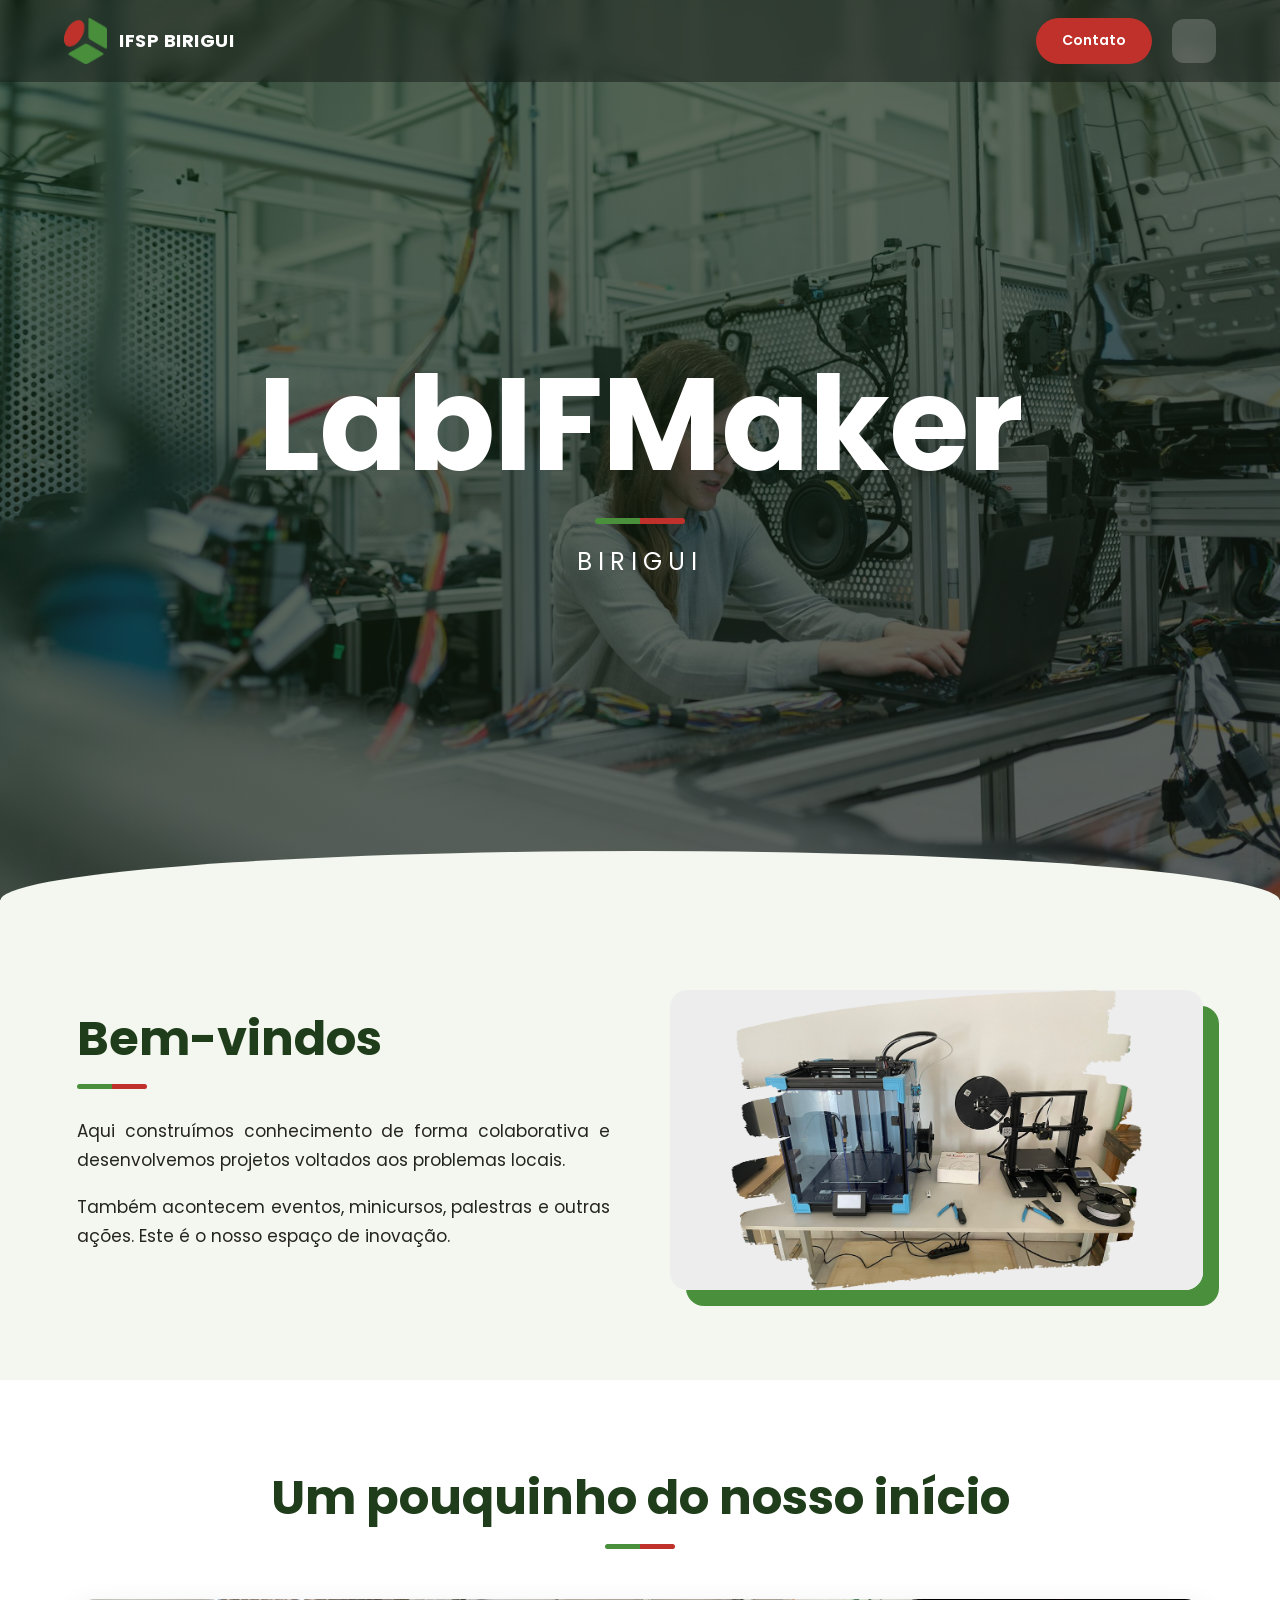
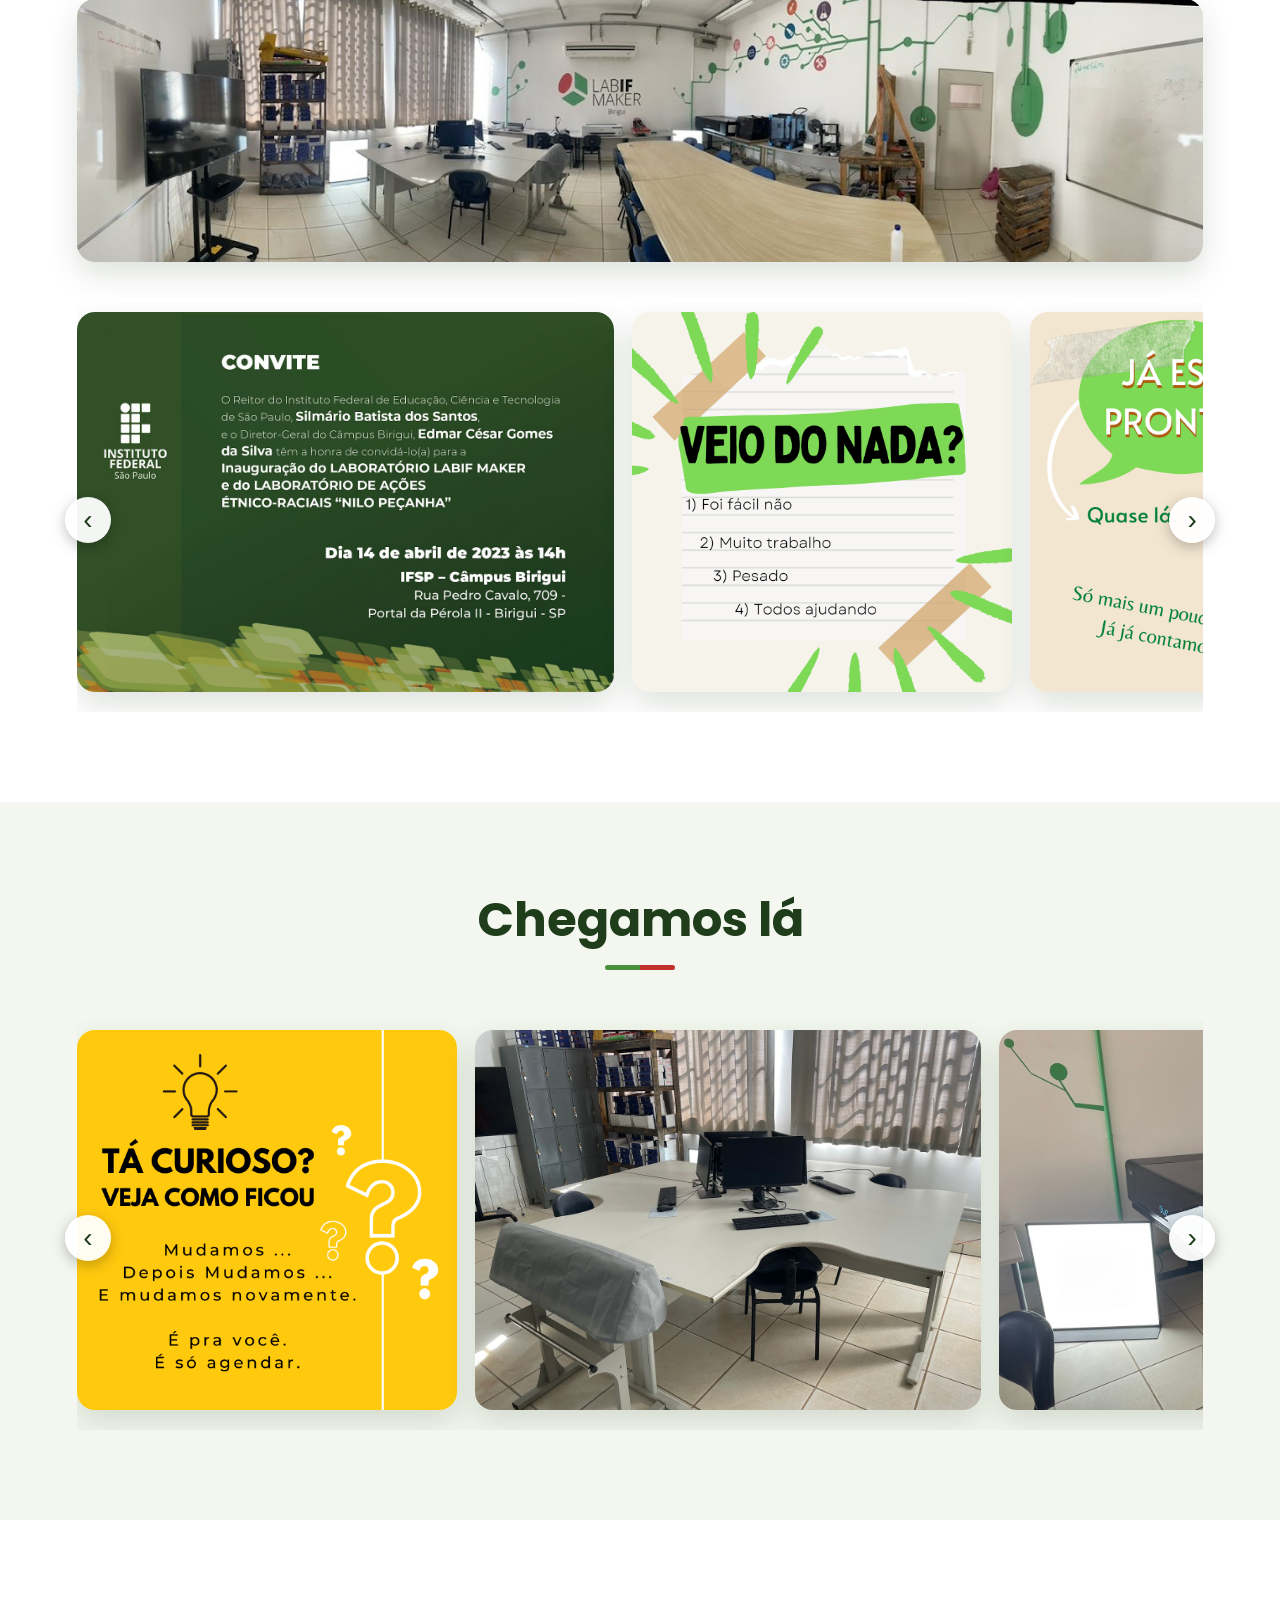
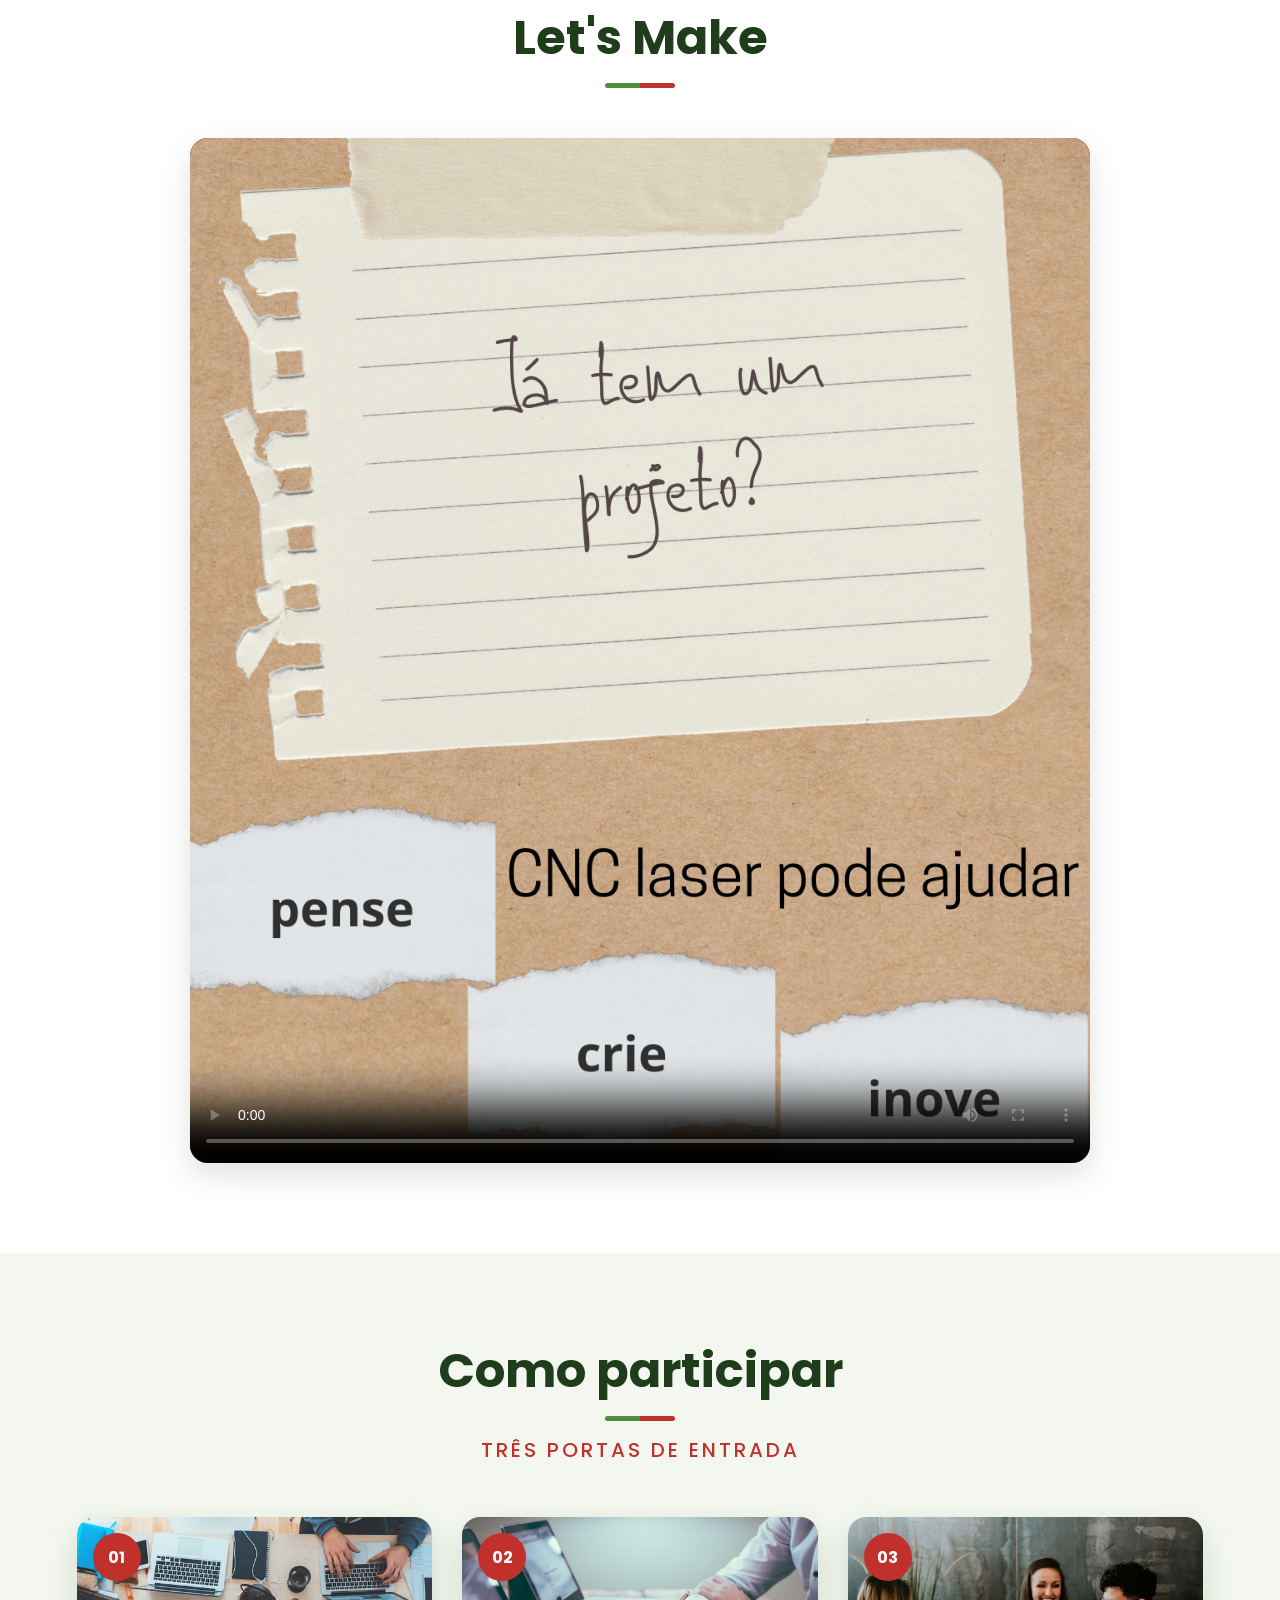
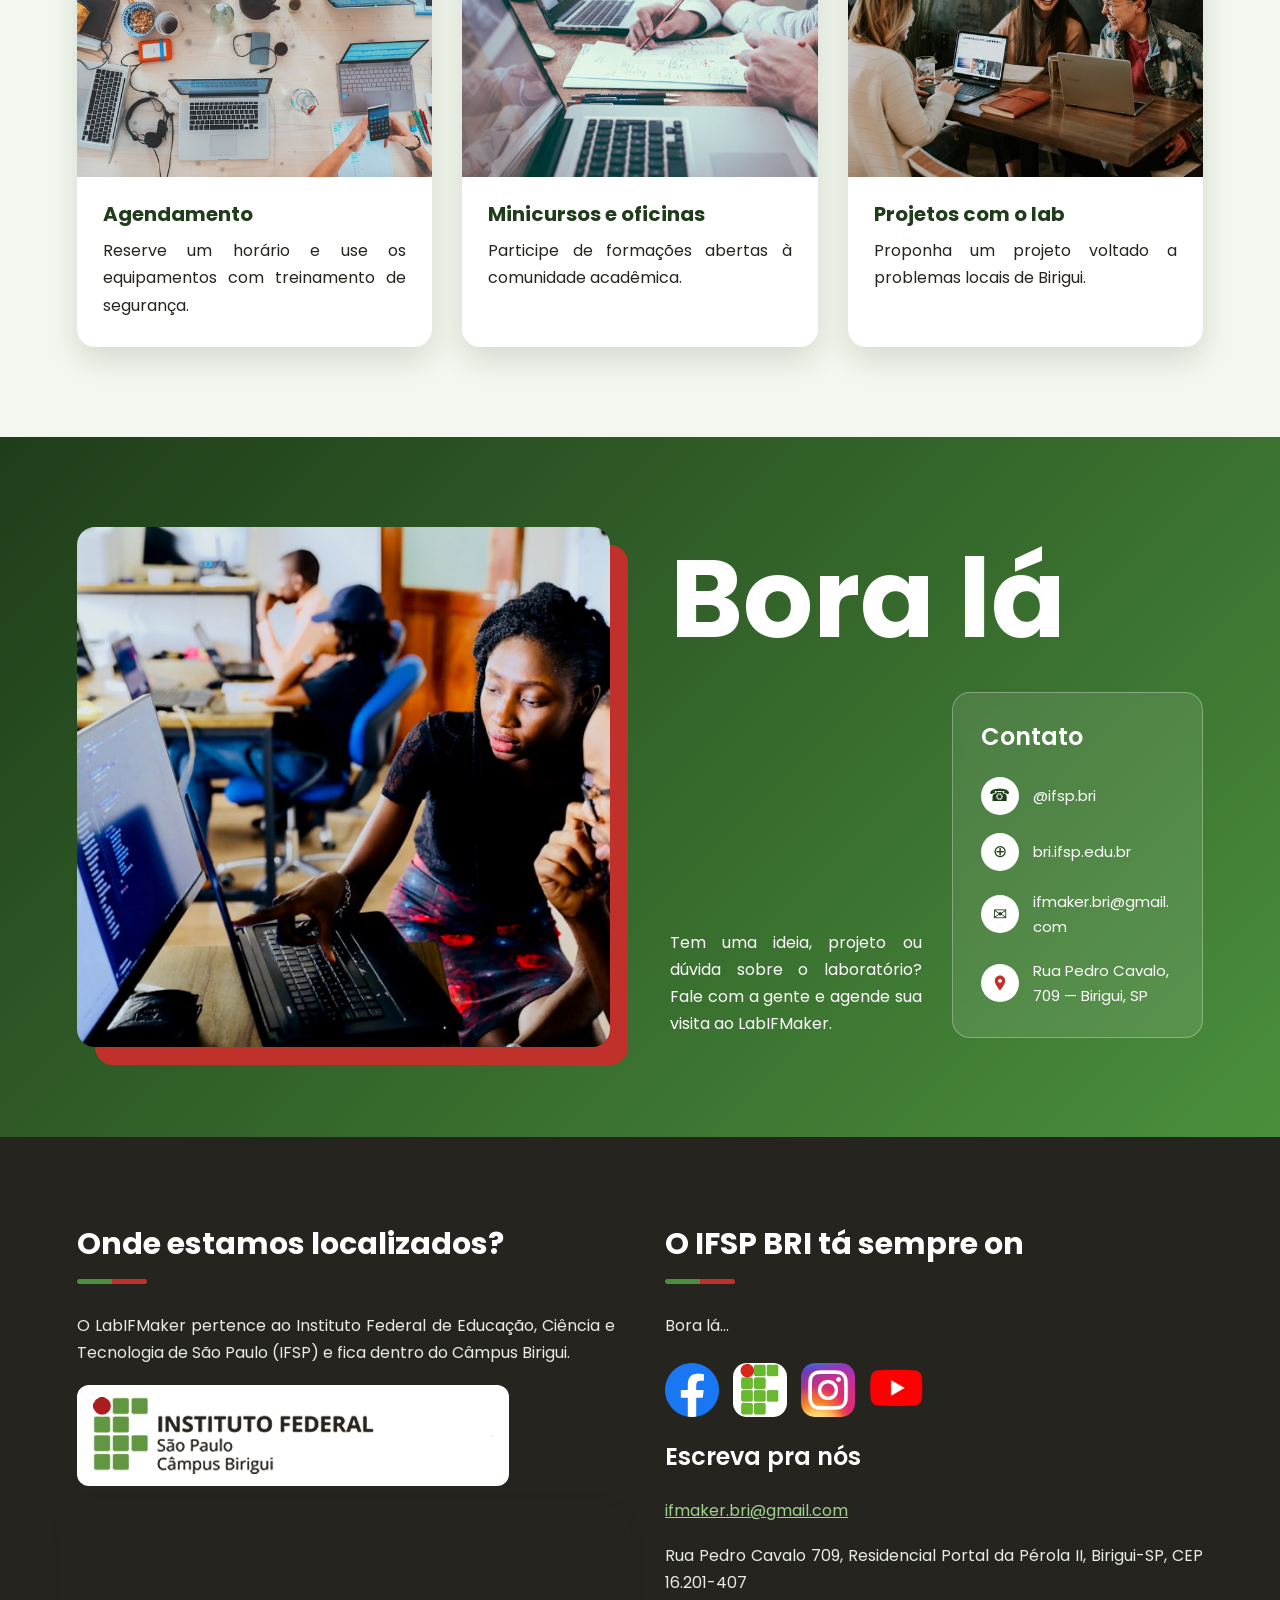
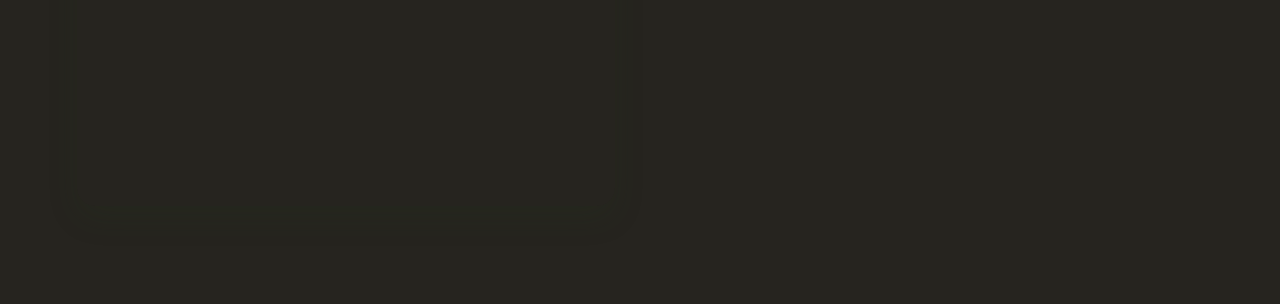
<file: index.html>
<!DOCTYPE html>
<html lang="pt-br">
<head>
  <meta charset="UTF-8">
  <meta name="viewport" content="width=device-width, initial-scale=1">
  <title>Início - LabIFMaker Birigui</title>
  <link rel="preconnect" href="https://fonts.googleapis.com">
  <link rel="preconnect" href="https://fonts.gstatic.com" crossorigin>
  <link href="https://fonts.googleapis.com/css2?family=Poppins:wght@400;500;600;700&display=swap" rel="stylesheet">
  <link rel="stylesheet" href="style.css">
</head>
<body>

  <header>
    <a class="logo" href="index.html">
      <img src="IMGs/logo.png" alt="Logo LabIFMaker">
      IFSP BIRIGUI
    </a>
    <nav>
      <a href="index.html" class="ativo">Início</a>
      <a href="equipamentos.html">Equipamentos</a>
      <a href="luz-camera-acao.html">Luz, Câmera e Ação</a>
      <a href="agendamento.html">Agendamento</a>
      <a href="projetos.html">Projetos</a>
      <a href="explore.html">Explore</a>
      <a href="ifmaker-ifsp.html">IFMAKER IFSP</a>
      <a href="equipe.html">Equipe</a>
    </nav>
    <a class="botao" href="#contato">Contato</a>
    <button class="menu-botao" aria-label="Abrir menu"><span></span><span></span><span></span></button>
  </header>

  <section class="banner grande" style="background-image: url(IMGs/hero.jpg)">
    <h1>LabIFMaker</h1>
    <p>Birigui</p>
  </section>

  <section class="duas">
    <div>
      <h2 class="titulo">Bem-vindos</h2>
      <p>Aqui construímos conhecimento de forma colaborativa e desenvolvemos projetos voltados aos problemas locais.</p>
      <p>Também acontecem eventos, minicursos, palestras e outras ações. Este é o nosso espaço de inovação.</p>
    </div>
    <img src="IMGs/inicio-3.jpg" alt="Impressora 3D e peças do laboratório">
  </section>

  <section>
    <h2 class="titulo">Um pouquinho do nosso início</h2>
    <img class="largura" src="IMGs/inicio-5.jpg" alt="Sala do laboratório antes da montagem">
    <div class="carrossel">
      <img src="IMGs/inicio-4.jpg" alt="Montagem do LabIFMaker" loading="lazy">
      <img src="IMGs/inicio-6.jpg" alt="Montagem do LabIFMaker" loading="lazy">
      <img src="IMGs/inicio-7.jpg" alt="Montagem do LabIFMaker" loading="lazy">
      <img src="IMGs/inicio-8.jpg" alt="Montagem do LabIFMaker" loading="lazy">
      <img src="IMGs/inicio-9.jpg" alt="Montagem do LabIFMaker" loading="lazy">
      <img src="IMGs/inicio-10.jpg" alt="Montagem do LabIFMaker" loading="lazy">
      <img src="IMGs/inicio-11.jpg" alt="Montagem do LabIFMaker" loading="lazy">
      <img src="IMGs/inicio-12.jpg" alt="Montagem do LabIFMaker" loading="lazy">
      <img src="IMGs/inicio-13.jpg" alt="Montagem do LabIFMaker" loading="lazy">
      <img src="IMGs/inicio-14.jpg" alt="Montagem do LabIFMaker" loading="lazy">
      <img src="IMGs/inicio-15.jpg" alt="Montagem do LabIFMaker" loading="lazy">
      <img src="IMGs/inicio-16.jpg" alt="Montagem do LabIFMaker" loading="lazy">
      <img src="IMGs/inicio-17.jpg" alt="Montagem do LabIFMaker" loading="lazy">
      <img src="IMGs/inicio-18.jpg" alt="Montagem do LabIFMaker" loading="lazy">
      <img src="IMGs/inicio-19.jpg" alt="Montagem do LabIFMaker" loading="lazy">
      <img src="IMGs/inicio-20.jpg" alt="Montagem do LabIFMaker" loading="lazy">
      <img src="IMGs/inicio-21.jpg" alt="Montagem do LabIFMaker" loading="lazy">
      <img src="IMGs/inicio-22.jpg" alt="Montagem do LabIFMaker" loading="lazy">
      <img src="IMGs/inicio-23.jpg" alt="Montagem do LabIFMaker" loading="lazy">
      <img src="IMGs/inicio-24.jpg" alt="Montagem do LabIFMaker" loading="lazy">
      <img src="IMGs/inicio-25.jpg" alt="Montagem do LabIFMaker" loading="lazy">
      <img src="IMGs/inicio-26.jpg" alt="Montagem do LabIFMaker" loading="lazy">
      <img src="IMGs/inicio-27.jpg" alt="Montagem do LabIFMaker" loading="lazy">
      <img src="IMGs/inicio-28.jpg" alt="Montagem do LabIFMaker" loading="lazy">
      <img src="IMGs/inicio-29.jpg" alt="Montagem do LabIFMaker" loading="lazy">
      <img src="IMGs/inicio-30.jpg" alt="Montagem do LabIFMaker" loading="lazy">
    </div>
  </section>

  <section>
    <h2 class="titulo">Chegamos lá</h2>
    <div class="carrossel">
      <img src="IMGs/inicio-31.jpg" alt="LabIFMaker pronto" loading="lazy">
      <img src="IMGs/inicio-32.jpg" alt="LabIFMaker pronto" loading="lazy">
      <img src="IMGs/inicio-33.jpg" alt="LabIFMaker pronto" loading="lazy">
      <img src="IMGs/inicio-34.jpg" alt="LabIFMaker pronto" loading="lazy">
      <img src="IMGs/inicio-35.jpg" alt="LabIFMaker pronto" loading="lazy">
      <img src="IMGs/inicio-36.jpg" alt="LabIFMaker pronto" loading="lazy">
      <img src="IMGs/inicio-37.jpg" alt="LabIFMaker pronto" loading="lazy">
      <img src="IMGs/inicio-38.jpg" alt="LabIFMaker pronto" loading="lazy">
      <img src="IMGs/inicio-39.jpg" alt="LabIFMaker pronto" loading="lazy">
      <img src="IMGs/inicio-40.jpg" alt="LabIFMaker pronto" loading="lazy">
      <img src="IMGs/inicio-41.jpg" alt="LabIFMaker pronto" loading="lazy">
      <img src="IMGs/inicio-42.jpg" alt="LabIFMaker pronto" loading="lazy">
      <img src="IMGs/inicio-43.jpg" alt="LabIFMaker pronto" loading="lazy">
      <img src="IMGs/inicio-44.jpg" alt="LabIFMaker pronto" loading="lazy">
      <img src="IMGs/inicio-45.jpg" alt="LabIFMaker pronto" loading="lazy">
      <img src="IMGs/inicio-46.jpg" alt="LabIFMaker pronto" loading="lazy">
    </div>
  </section>

  <section>
    <h2 class="titulo">Let's Make</h2>
    <video controls poster="IMGs/inicio-47.jpg">
      <source src="VIDEOS/LABIFMAKER-CNCLaser.mp4" type="video/mp4">
    </video>
  </section>

  <section id="participar">
    <div class="lateral">
      <div>
        <h2>Como participar</h2>
        <p class="subtitulo">Três portas de entrada</p>
      </div>
    </div>
    <div class="cards">
      <div class="card">
        <img src="IMGs/agendamento.jpg" alt="Pessoas conversando em uma mesa">
        <h3><a href="agendamento.html">Agendamento</a></h3>
        <p>Reserve um horário e use os equipamentos com treinamento de segurança.</p>
      </div>
      <div class="card">
        <img src="IMGs/oficinas.jpg" alt="Anotações ao lado de um notebook">
        <h3><a href="luz-camera-acao.html">Minicursos e oficinas</a></h3>
        <p>Participe de formações abertas à comunidade acadêmica.</p>
      </div>
      <div class="card">
        <img src="IMGs/projetos-lab.jpg" alt="Mesa de trabalho com notebooks">
        <h3><a href="projetos.html">Projetos com o lab</a></h3>
        <p>Proponha um projeto voltado a problemas locais de Birigui.</p>
      </div>
    </div>
  </section>

  <section id="contato">
    <img src="IMGs/contato.jpg" alt="Duas pessoas olhando o código em um notebook">
    <div class="direita">
      <h2>Bora lá</h2>
      <div class="linha">
        <p>Tem uma ideia, projeto ou dúvida sobre o laboratório? Fale com a gente e agende sua visita ao LabIFMaker.</p>
        <div class="caixa">
          <h3 class="chamada">Contato</h3>
          <p><span class="icone">&#9742;</span> @ifsp.bri</p>
          <p><span class="icone">&#8853;</span> bri.ifsp.edu.br</p>
          <p><span class="icone">&#9993;</span> ifmaker.bri@gmail.com</p>
          <p><span class="icone"><svg viewBox="0 0 24 24"><path d="M12 2C8.1 2 5 5.1 5 9c0 5.2 7 13 7 13s7-7.8 7-13c0-3.9-3.1-7-7-7zm0 9.5a2.5 2.5 0 1 1 0-5 2.5 2.5 0 0 1 0 5z"/></svg></span> Rua Pedro Cavalo, 709 — Birigui, SP</p>
        </div>
      </div>
    </div>
  </section>

  <section class="rodape">
    <div>
      <h2 class="titulo">Onde estamos localizados?</h2>
      <p>O LabIFMaker pertence ao Instituto Federal de Educação, Ciência e Tecnologia de São Paulo (IFSP) e fica dentro do Câmpus Birigui.</p>
      <img src="IMGs/agendamento-10.jpg" alt="IFSP Câmpus Birigui">
      <iframe title="Mapa do IFSP Birigui" loading="lazy" src="https://maps.google.com/maps?q=Rua+Pedro+Cavalo,+709,+Birigui+-+SP&amp;z=16&amp;output=embed"></iframe>
    </div>
    <div>
      <h2 class="titulo">O IFSP BRI tá sempre on</h2>
      <p>Bora lá...</p>
      <div class="icones">
        <a href="https://www.facebook.com/ifspbirigui"><img src="IMGs/agendamento-11.jpg" alt="Facebook"></a>
        <a href="https://bri.ifsp.edu.br"><img src="IMGs/agendamento-12.jpg" alt="Site do câmpus"></a>
        <a href="https://www.instagram.com/ifsp.bri"><img src="IMGs/agendamento-13.jpg" alt="Instagram"></a>
        <a href="https://www.youtube.com/IFSPBirigui_oficial"><img src="IMGs/agendamento-14.jpg" alt="YouTube"></a>
      </div>
      <h3 class="chamada">Escreva pra nós</h3>
      <p><a href="mailto:ifmaker.bri@gmail.com">ifmaker.bri@gmail.com</a></p>
      <p>Rua Pedro Cavalo 709, Residencial Portal da Pérola II, Birigui-SP, CEP 16.201-407</p>
    </div>
  </section>

  <script src="script.js"></script>
</body>
</html>
</file>
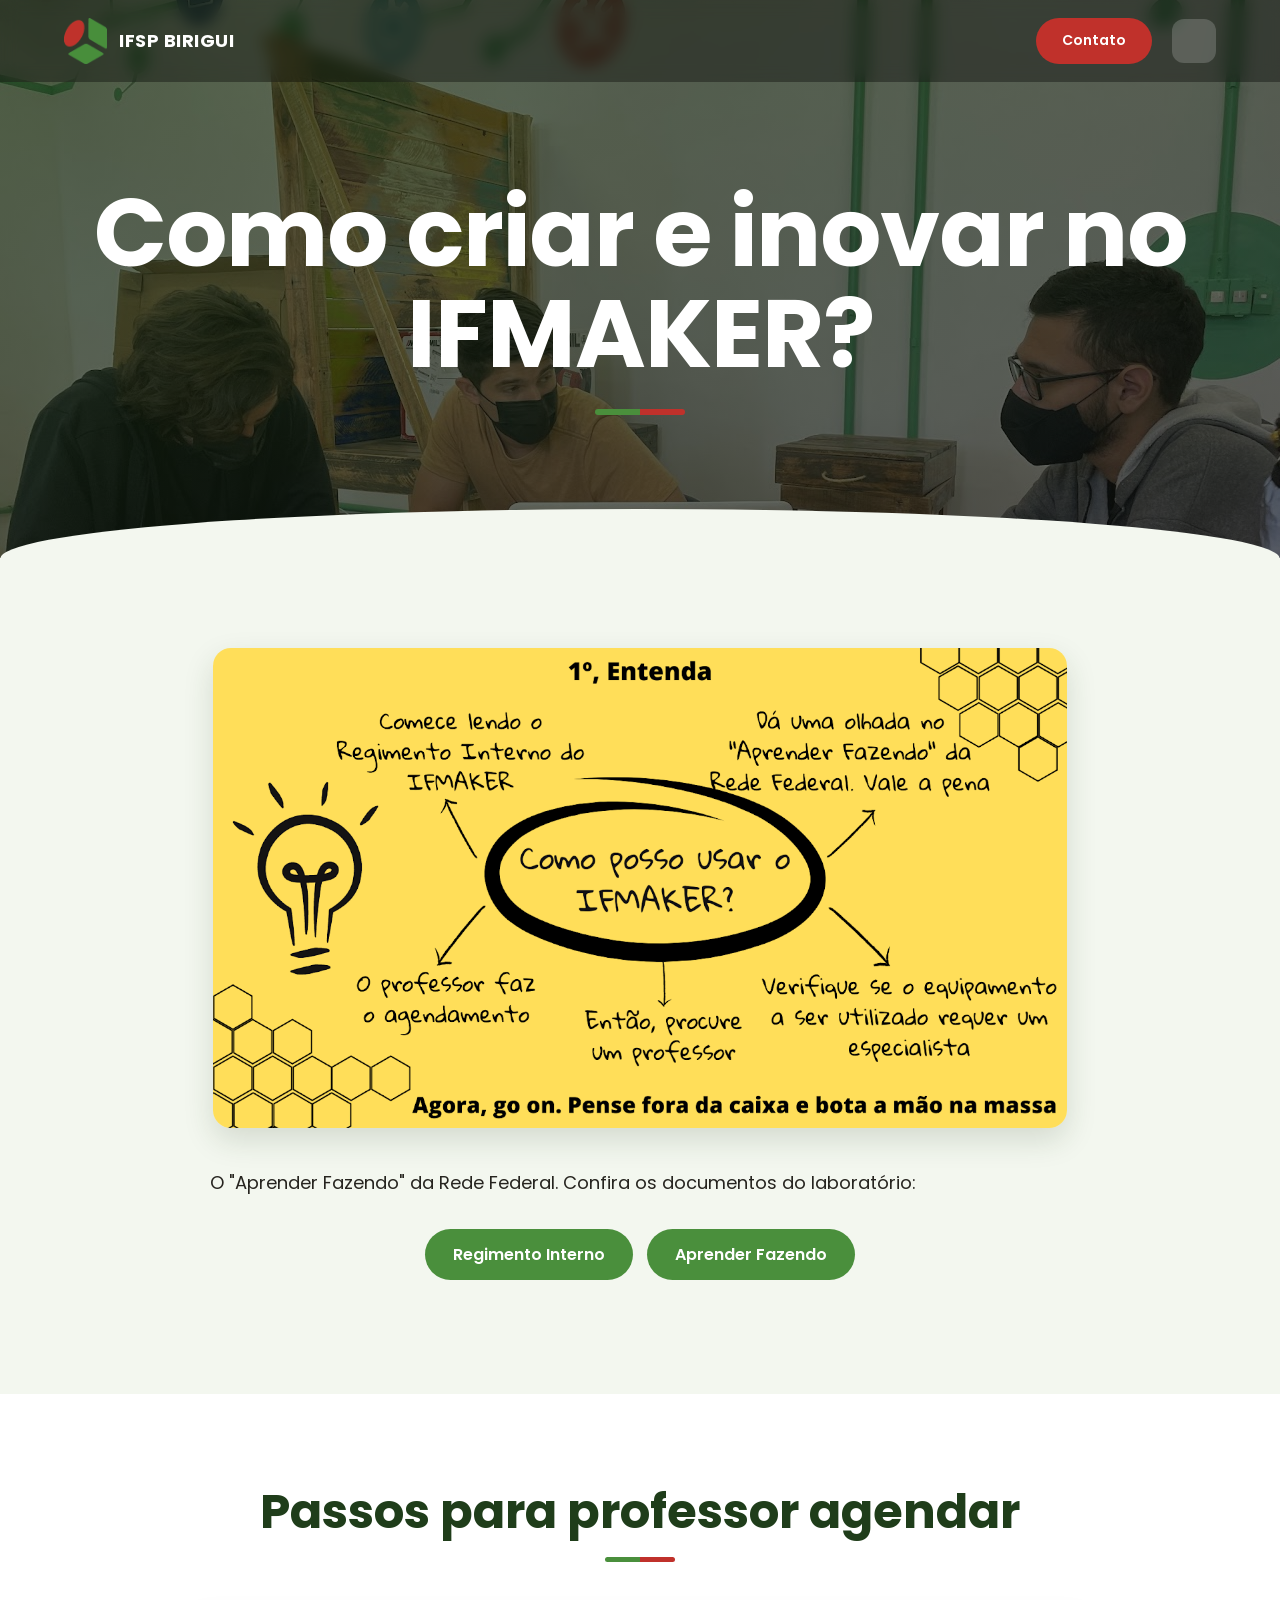
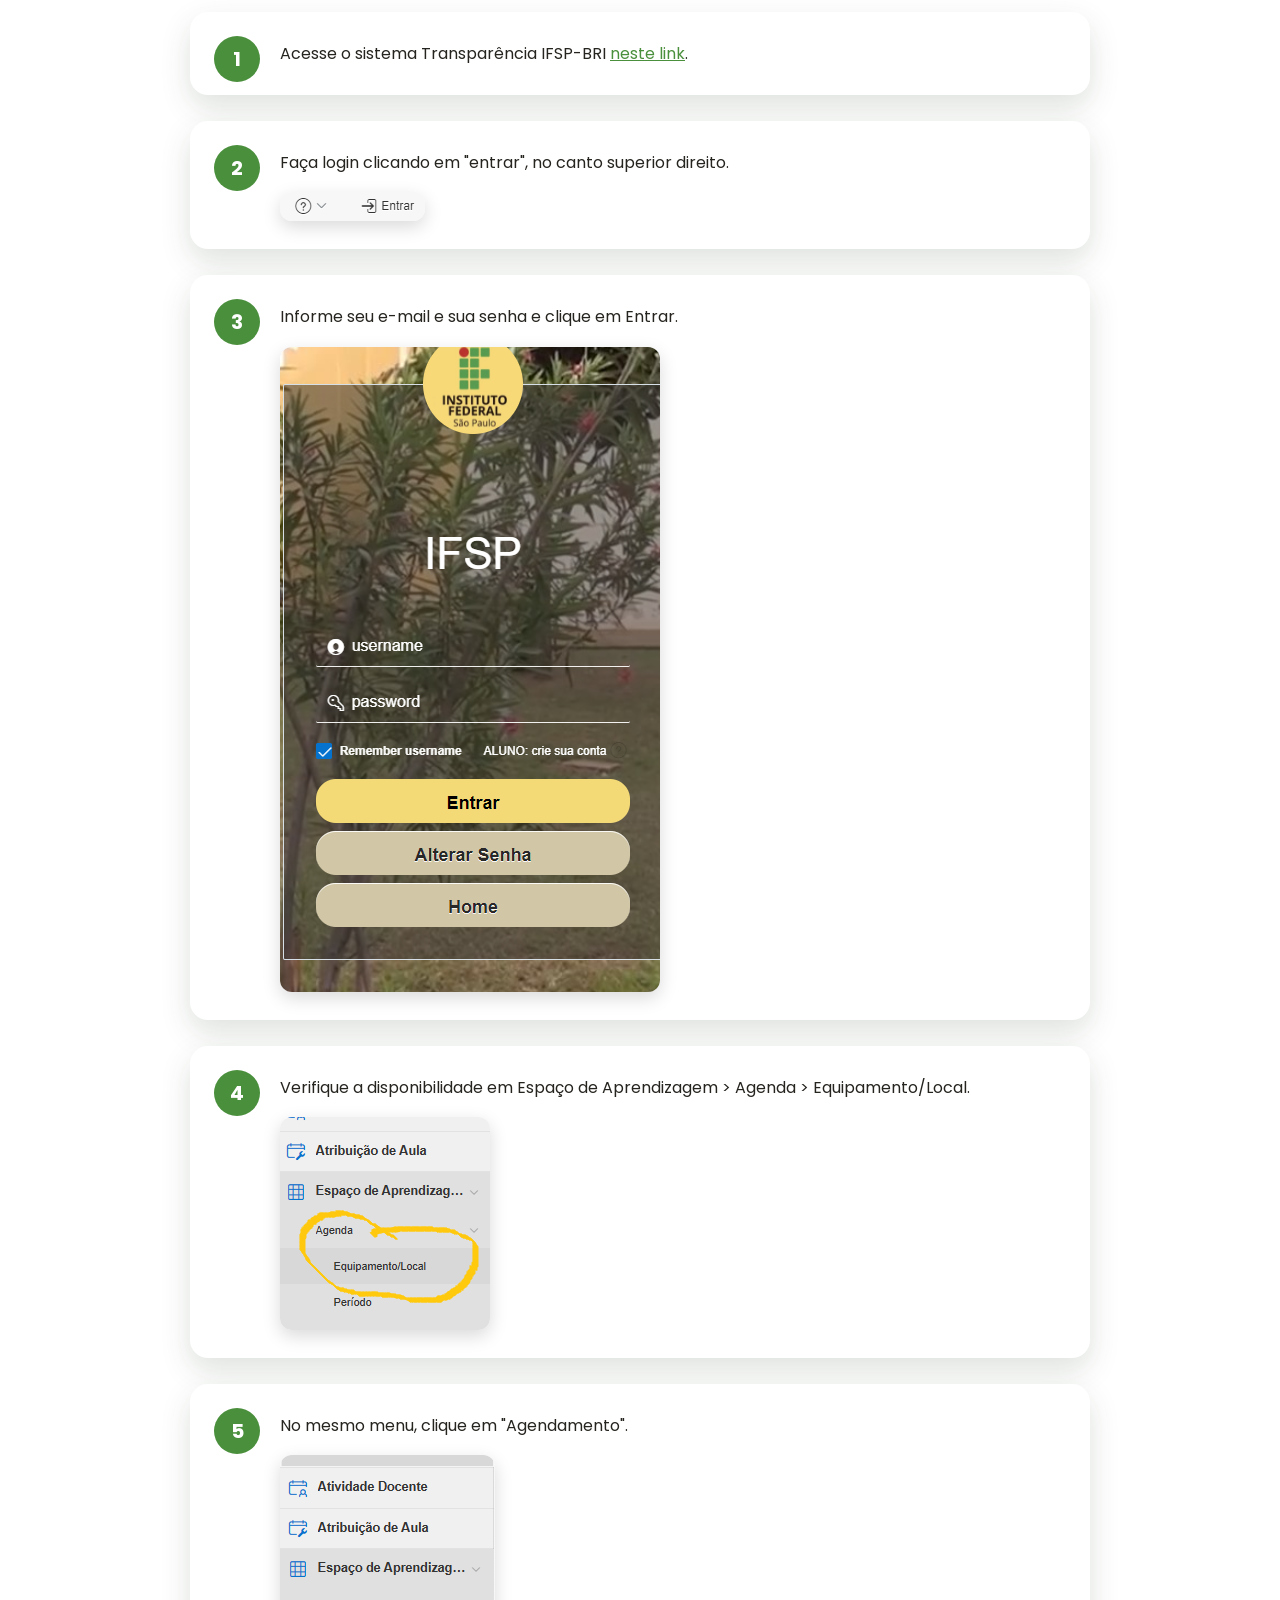
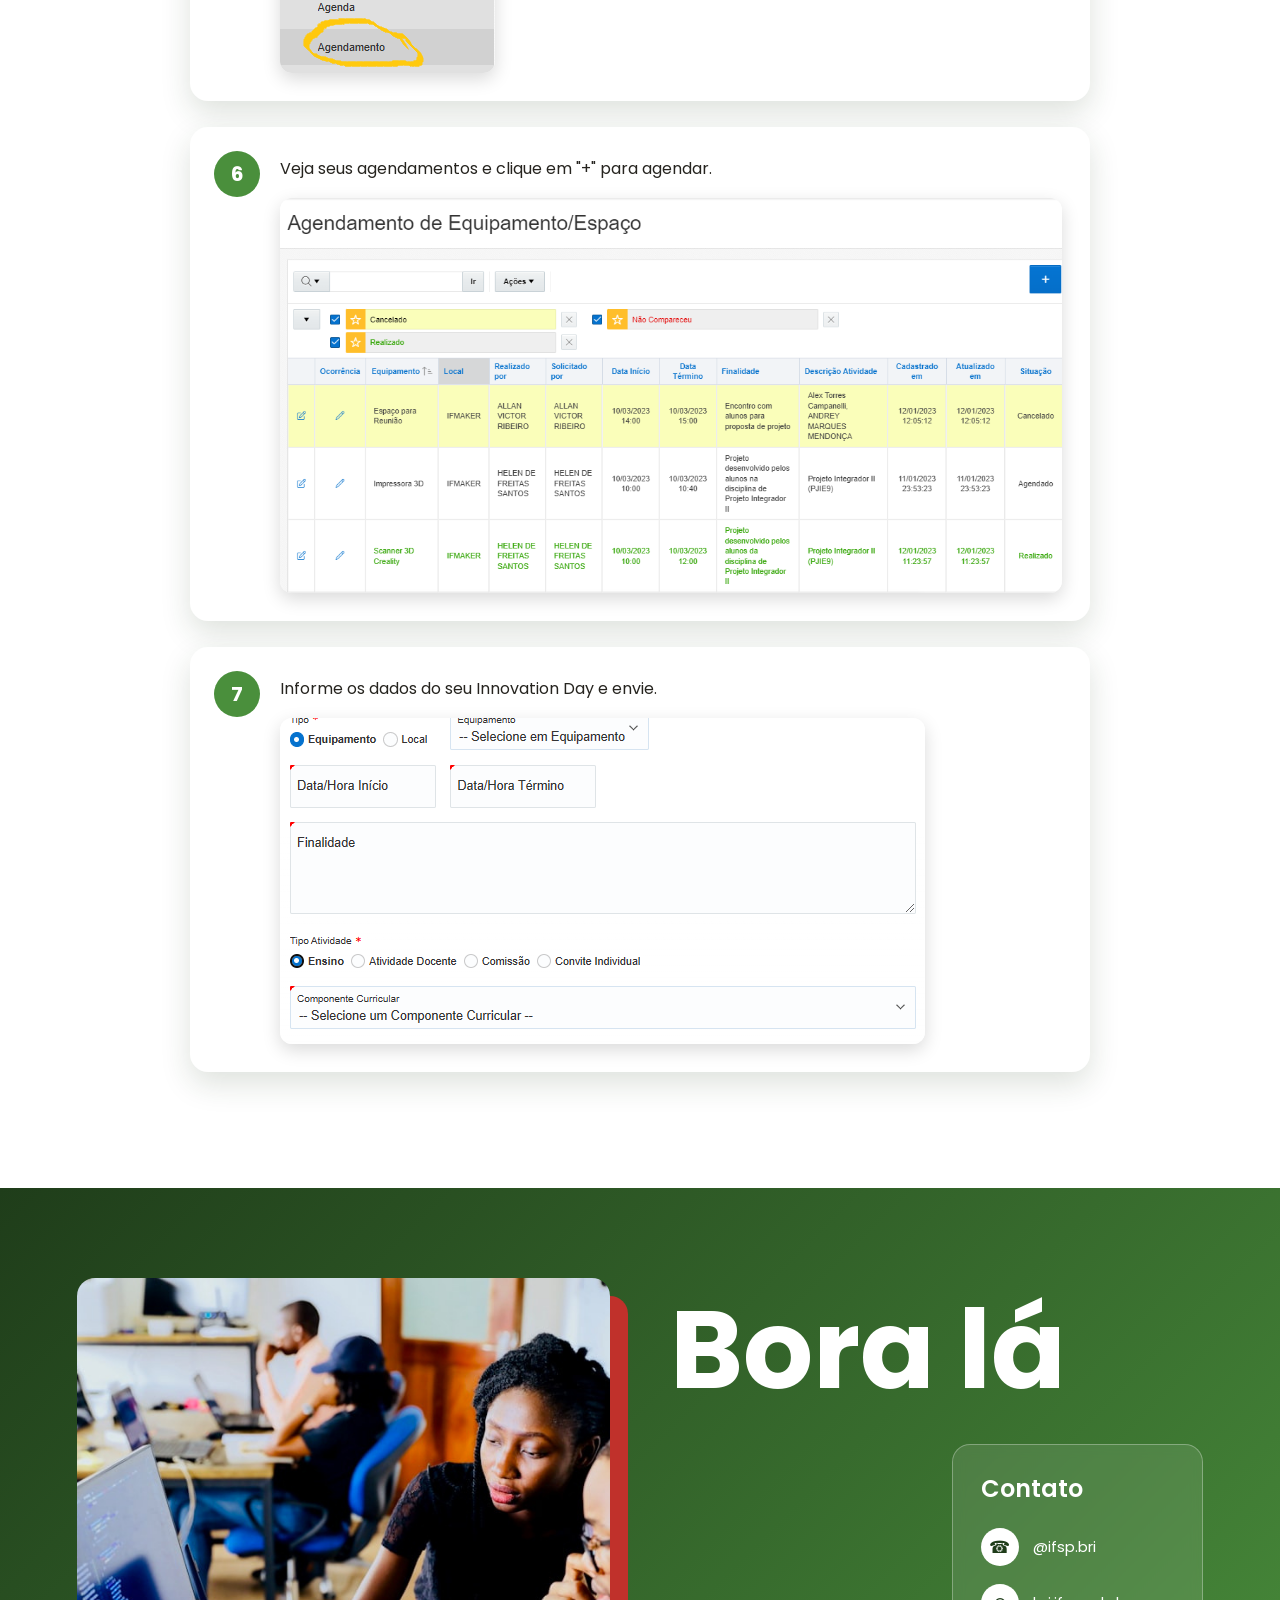
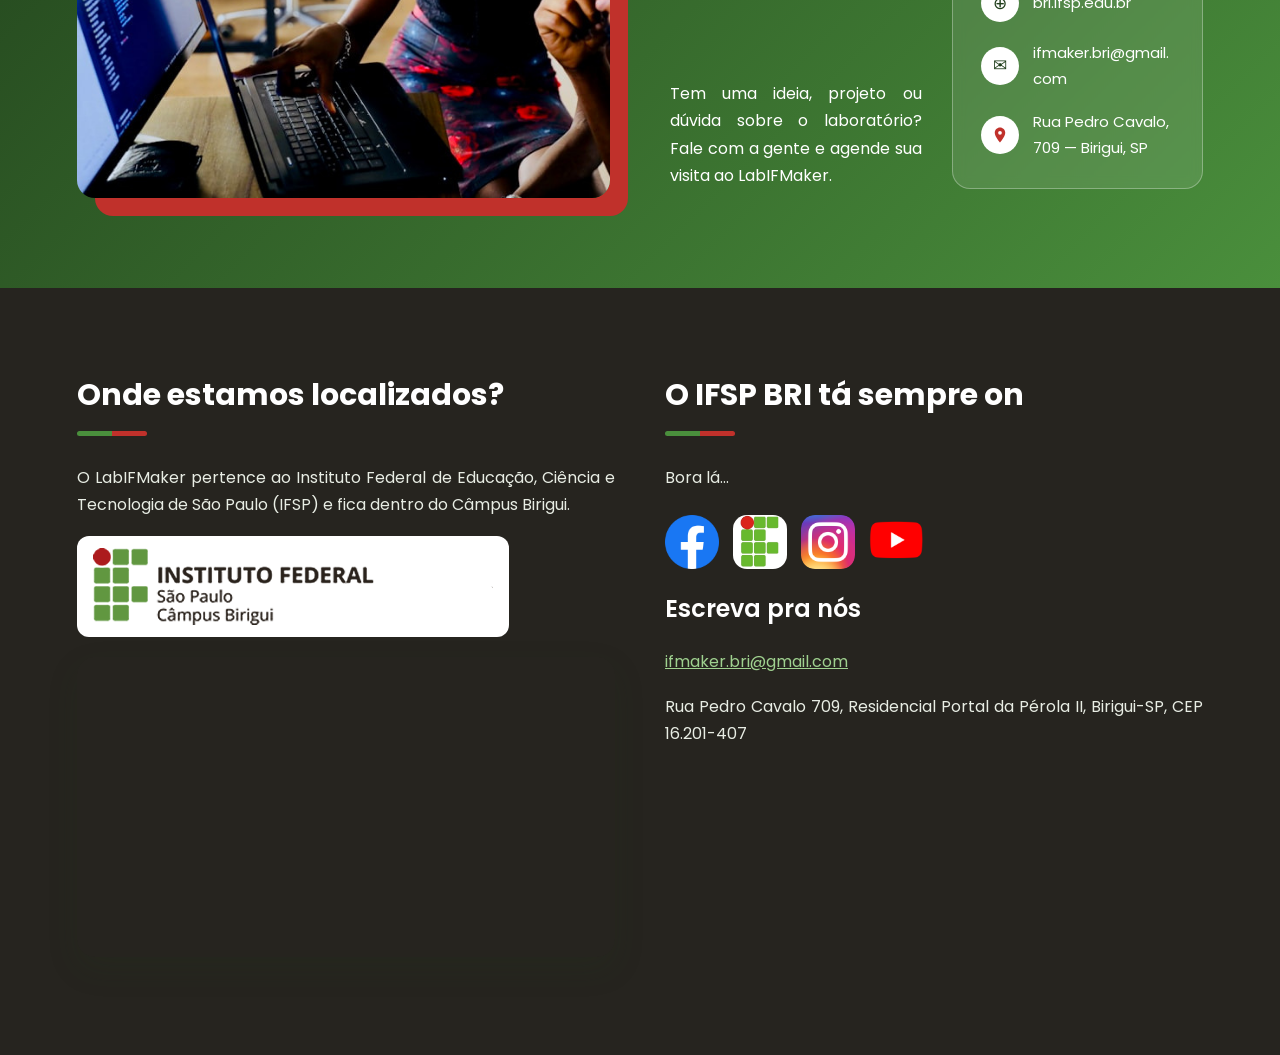
<file: agendamento.html>
<!DOCTYPE html>
<html lang="pt-br">
<head>
  <meta charset="UTF-8">
  <meta name="viewport" content="width=device-width, initial-scale=1">
  <title>Agendamento - LabIFMaker Birigui</title>
  <link rel="preconnect" href="https://fonts.googleapis.com">
  <link rel="preconnect" href="https://fonts.gstatic.com" crossorigin>
  <link href="https://fonts.googleapis.com/css2?family=Poppins:wght@400;500;600;700&display=swap" rel="stylesheet">
  <link rel="stylesheet" href="style.css">
</head>
<body>

  <header>
    <a class="logo" href="index.html">
      <img src="IMGs/logo.png" alt="Logo LabIFMaker">
      IFSP BIRIGUI
    </a>
    <nav>
      <a href="index.html">Início</a>
      <a href="equipamentos.html">Equipamentos</a>
      <a href="luz-camera-acao.html">Luz, Câmera e Ação</a>
      <a href="agendamento.html" class="ativo">Agendamento</a>
      <a href="projetos.html">Projetos</a>
      <a href="explore.html">Explore</a>
      <a href="ifmaker-ifsp.html">IFMAKER IFSP</a>
      <a href="equipe.html">Equipe</a>
    </nav>
    <a class="botao" href="#contato">Contato</a>
    <button class="menu-botao" aria-label="Abrir menu"><span></span><span></span><span></span></button>
  </header>

  <section class="banner" style="background-image: url(IMGs/inicio-21.jpg)">
    <h1>Como criar e inovar no IFMAKER?</h1>
    
  </section>

  <section>
    <img class="largura" src="IMGs/agendamento-3.jpg" alt="Como pode usar o IFMAKER">
    <p class="texto-centro">O "Aprender Fazendo" da Rede Federal. Confira os documentos do laboratório:</p>
    <div class="redes">
        <a href="https://drive.google.com/file/d/1BYBKiSFlLSO0YLWxHBwr9CGnJ6n0OMUN/view?usp=drive_link">Regimento Interno</a>
        <a href="https://drive.google.com/file/d/1IYjedEpaeQ-NajwfCDOhRJxrJVGzsM6q/view?usp=sharing">Aprender Fazendo</a>
      </div>
  </section>

  <section>
    <h2 class="titulo">Passos para professor agendar</h2>
    <ol class="passos">
      <li><p>Acesse o sistema Transparência IFSP-BRI <a href="http://transparencia.ghelt.com.br">neste link</a>.</p></li>
      <li><p>Faça login clicando em "entrar", no canto superior direito.</p><img src="IMGs/agendamento-4.jpg" alt="Passo 2 do agendamento"></li>
      <li><p>Informe seu e-mail e sua senha e clique em Entrar.</p><img src="IMGs/agendamento-5.jpg" alt="Passo 3 do agendamento"></li>
      <li><p>Verifique a disponibilidade em Espaço de Aprendizagem > Agenda > Equipamento/Local.</p><img src="IMGs/agendamento-6.jpg" alt="Passo 4 do agendamento"></li>
      <li><p>No mesmo menu, clique em "Agendamento".</p><img src="IMGs/agendamento-7.jpg" alt="Passo 5 do agendamento"></li>
      <li><p>Veja seus agendamentos e clique em "+" para agendar.</p><img src="IMGs/agendamento-8.jpg" alt="Passo 6 do agendamento"></li>
      <li><p>Informe os dados do seu Innovation Day e envie.</p><img src="IMGs/agendamento-9.jpg" alt="Passo 7 do agendamento"></li>
    </ol>
  </section>

  <section id="contato">
    <img src="IMGs/contato.jpg" alt="Duas pessoas olhando o código em um notebook">
    <div class="direita">
      <h2>Bora lá</h2>
      <div class="linha">
        <p>Tem uma ideia, projeto ou dúvida sobre o laboratório? Fale com a gente e agende sua visita ao LabIFMaker.</p>
        <div class="caixa">
          <h3 class="chamada">Contato</h3>
          <p><span class="icone">&#9742;</span> @ifsp.bri</p>
          <p><span class="icone">&#8853;</span> bri.ifsp.edu.br</p>
          <p><span class="icone">&#9993;</span> ifmaker.bri@gmail.com</p>
          <p><span class="icone"><svg viewBox="0 0 24 24"><path d="M12 2C8.1 2 5 5.1 5 9c0 5.2 7 13 7 13s7-7.8 7-13c0-3.9-3.1-7-7-7zm0 9.5a2.5 2.5 0 1 1 0-5 2.5 2.5 0 0 1 0 5z"/></svg></span> Rua Pedro Cavalo, 709 — Birigui, SP</p>
        </div>
      </div>
    </div>
  </section>

  <section class="rodape">
    <div>
      <h2 class="titulo">Onde estamos localizados?</h2>
      <p>O LabIFMaker pertence ao Instituto Federal de Educação, Ciência e Tecnologia de São Paulo (IFSP) e fica dentro do Câmpus Birigui.</p>
      <img src="IMGs/agendamento-10.jpg" alt="IFSP Câmpus Birigui">
      <iframe title="Mapa do IFSP Birigui" loading="lazy" src="https://maps.google.com/maps?q=Rua+Pedro+Cavalo,+709,+Birigui+-+SP&amp;z=16&amp;output=embed"></iframe>
    </div>
    <div>
      <h2 class="titulo">O IFSP BRI tá sempre on</h2>
      <p>Bora lá...</p>
      <div class="icones">
        <a href="https://www.facebook.com/ifspbirigui"><img src="IMGs/agendamento-11.jpg" alt="Facebook"></a>
        <a href="https://bri.ifsp.edu.br"><img src="IMGs/agendamento-12.jpg" alt="Site do câmpus"></a>
        <a href="https://www.instagram.com/ifsp.bri"><img src="IMGs/agendamento-13.jpg" alt="Instagram"></a>
        <a href="https://www.youtube.com/IFSPBirigui_oficial"><img src="IMGs/agendamento-14.jpg" alt="YouTube"></a>
      </div>
      <h3 class="chamada">Escreva pra nós</h3>
      <p><a href="mailto:ifmaker.bri@gmail.com">ifmaker.bri@gmail.com</a></p>
      <p>Rua Pedro Cavalo 709, Residencial Portal da Pérola II, Birigui-SP, CEP 16.201-407</p>
    </div>
  </section>

  <script src="script.js"></script>
</body>
</html>
</file>
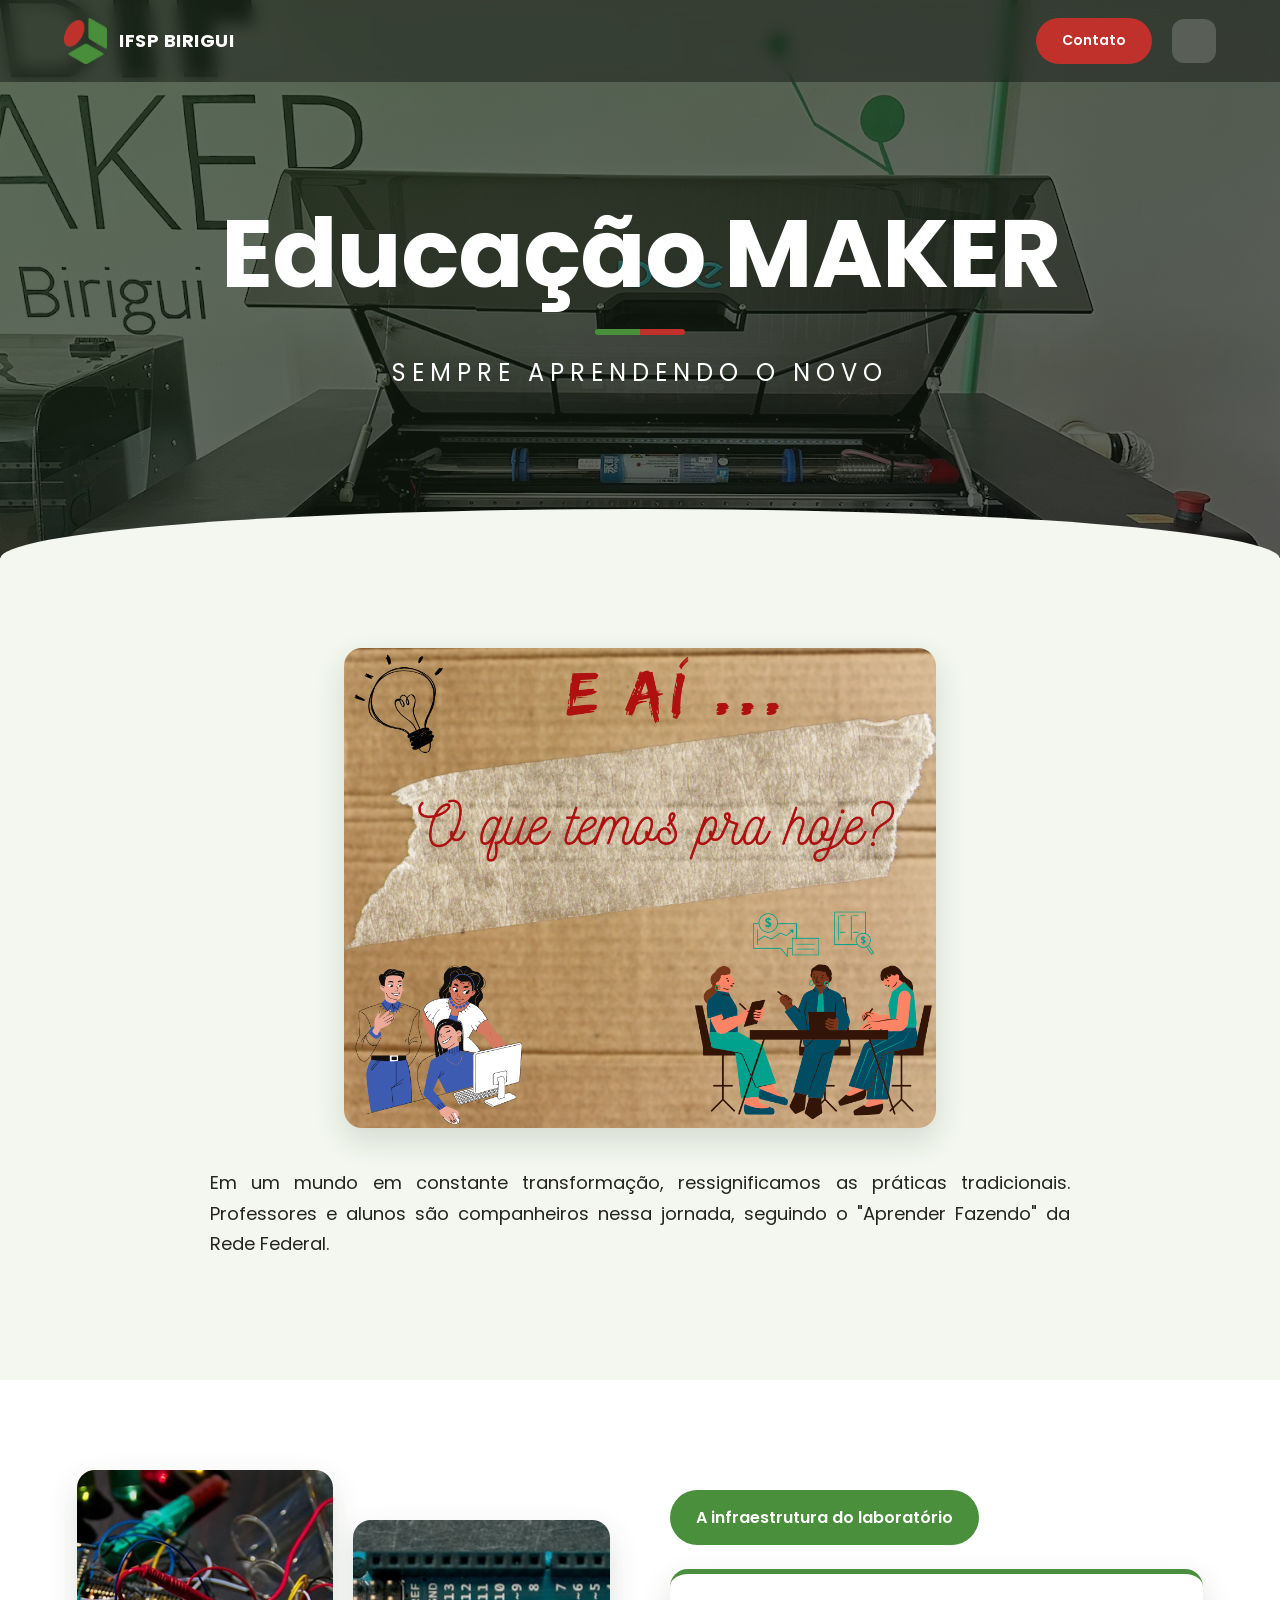
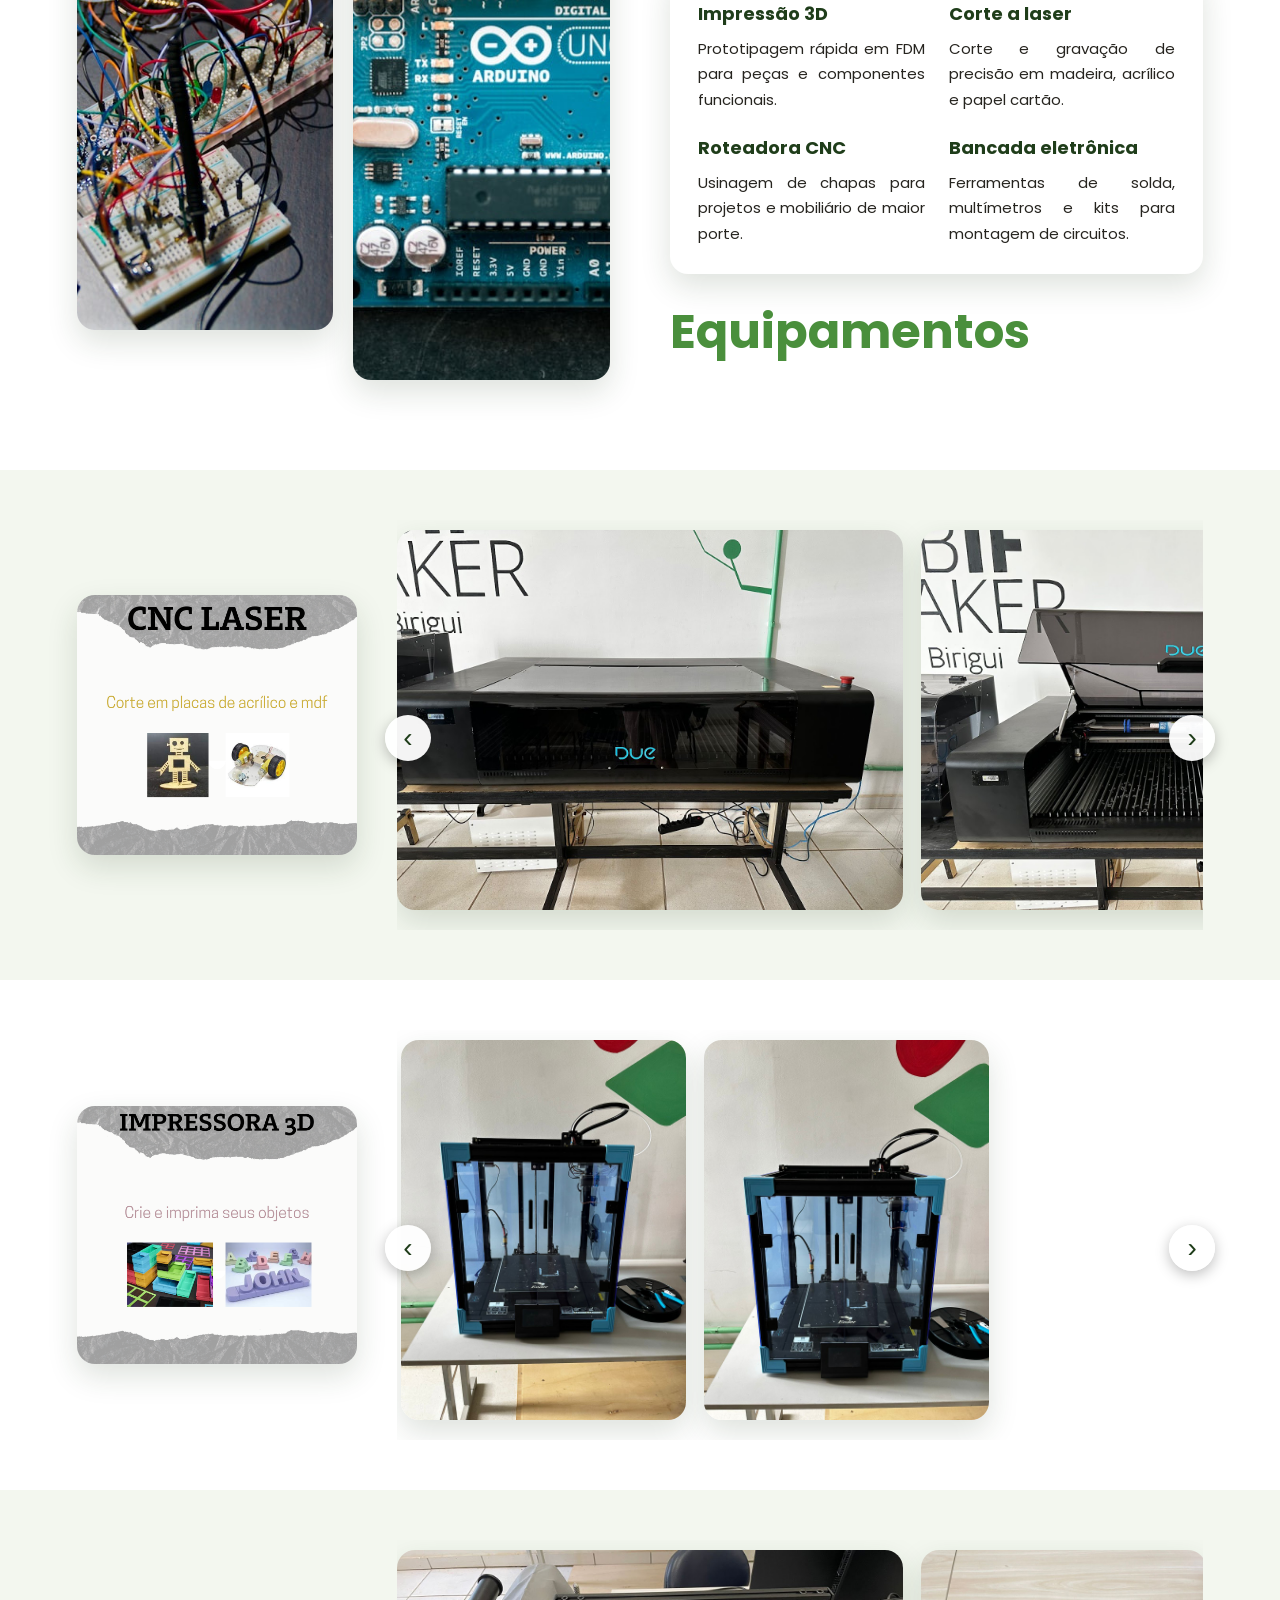
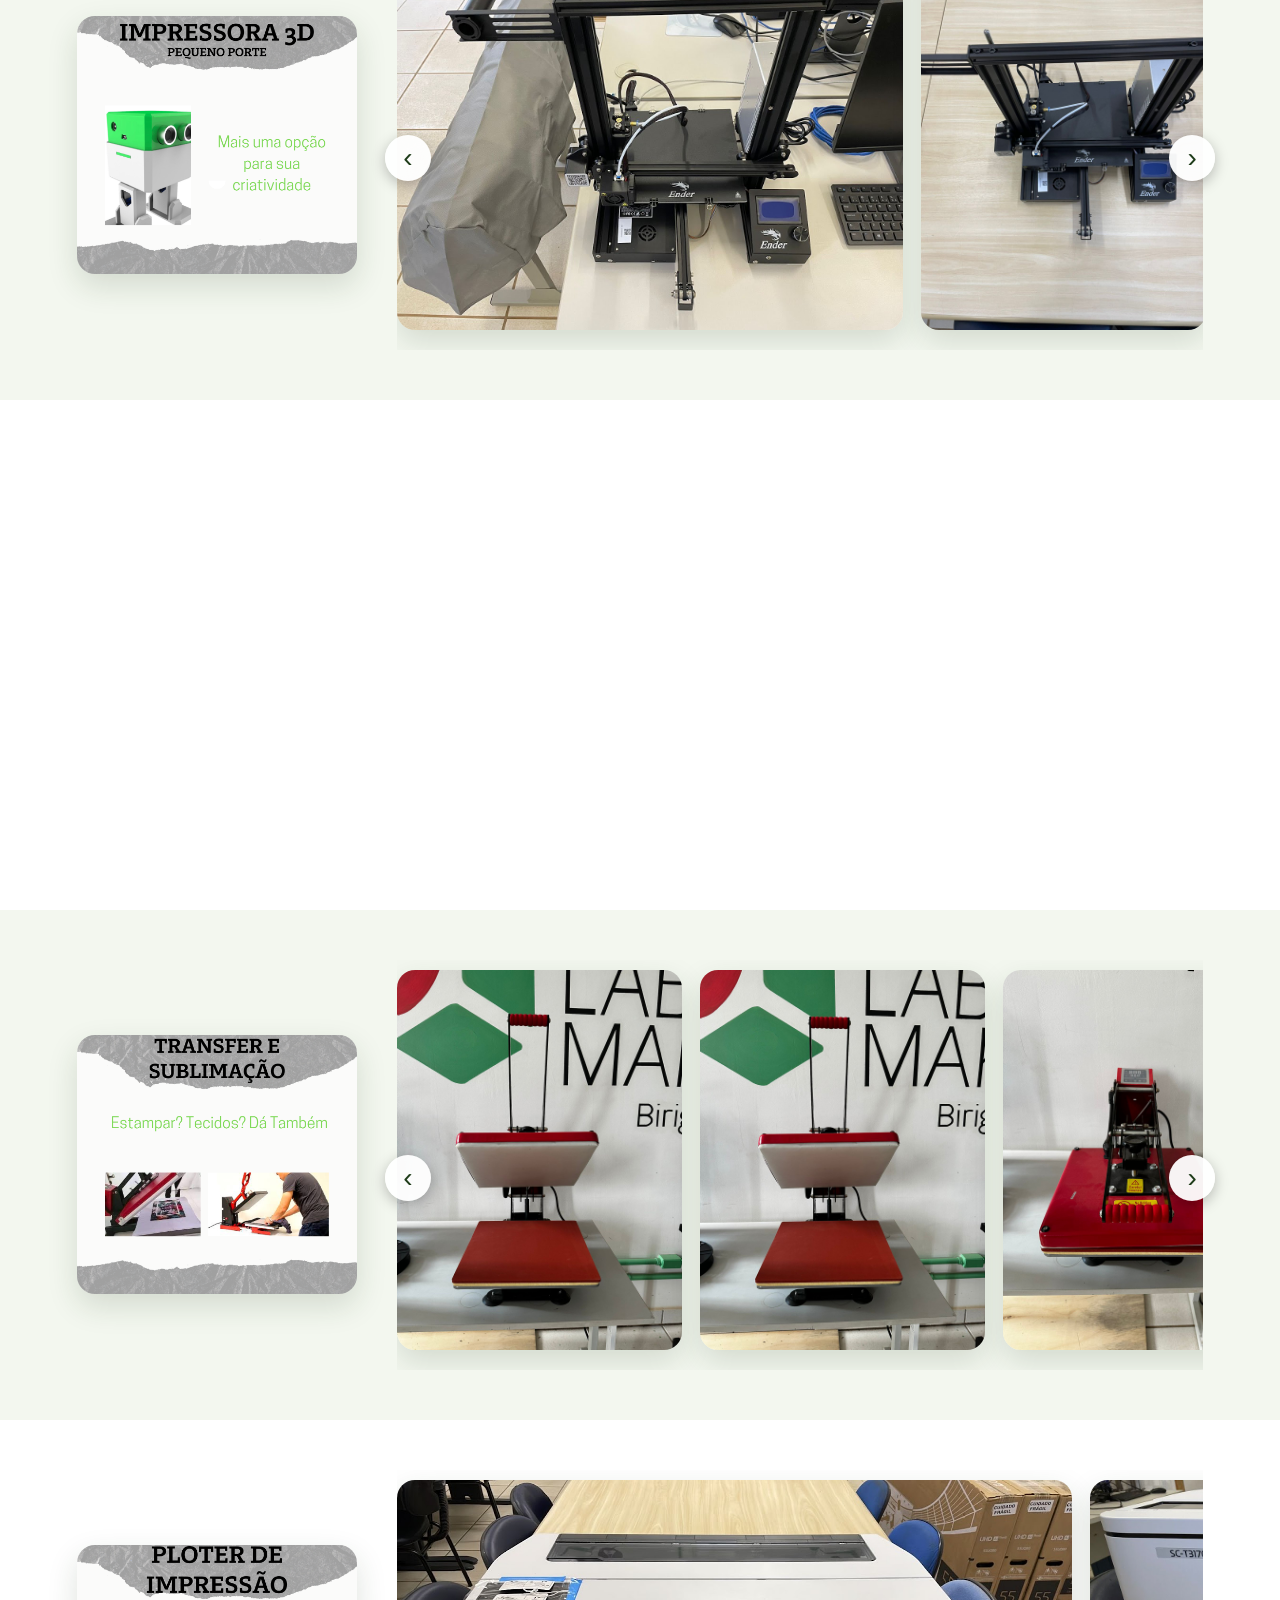
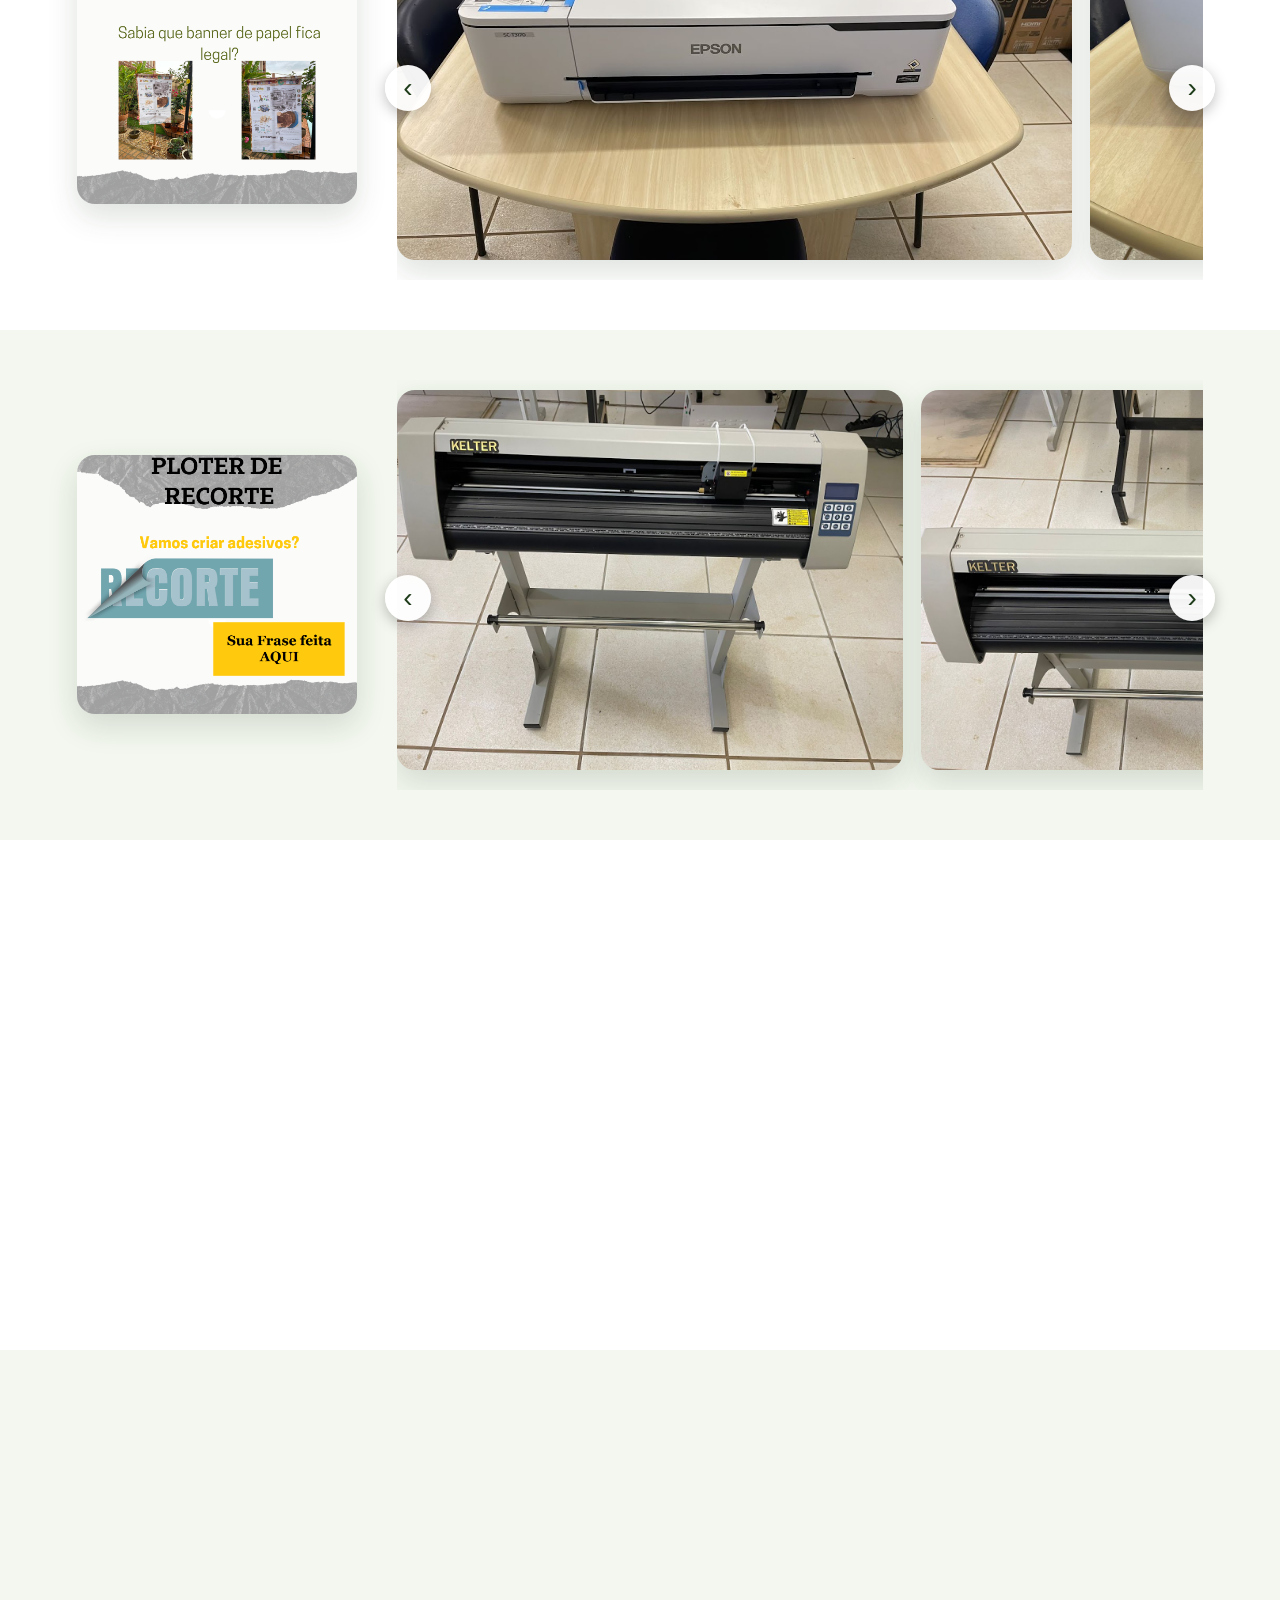
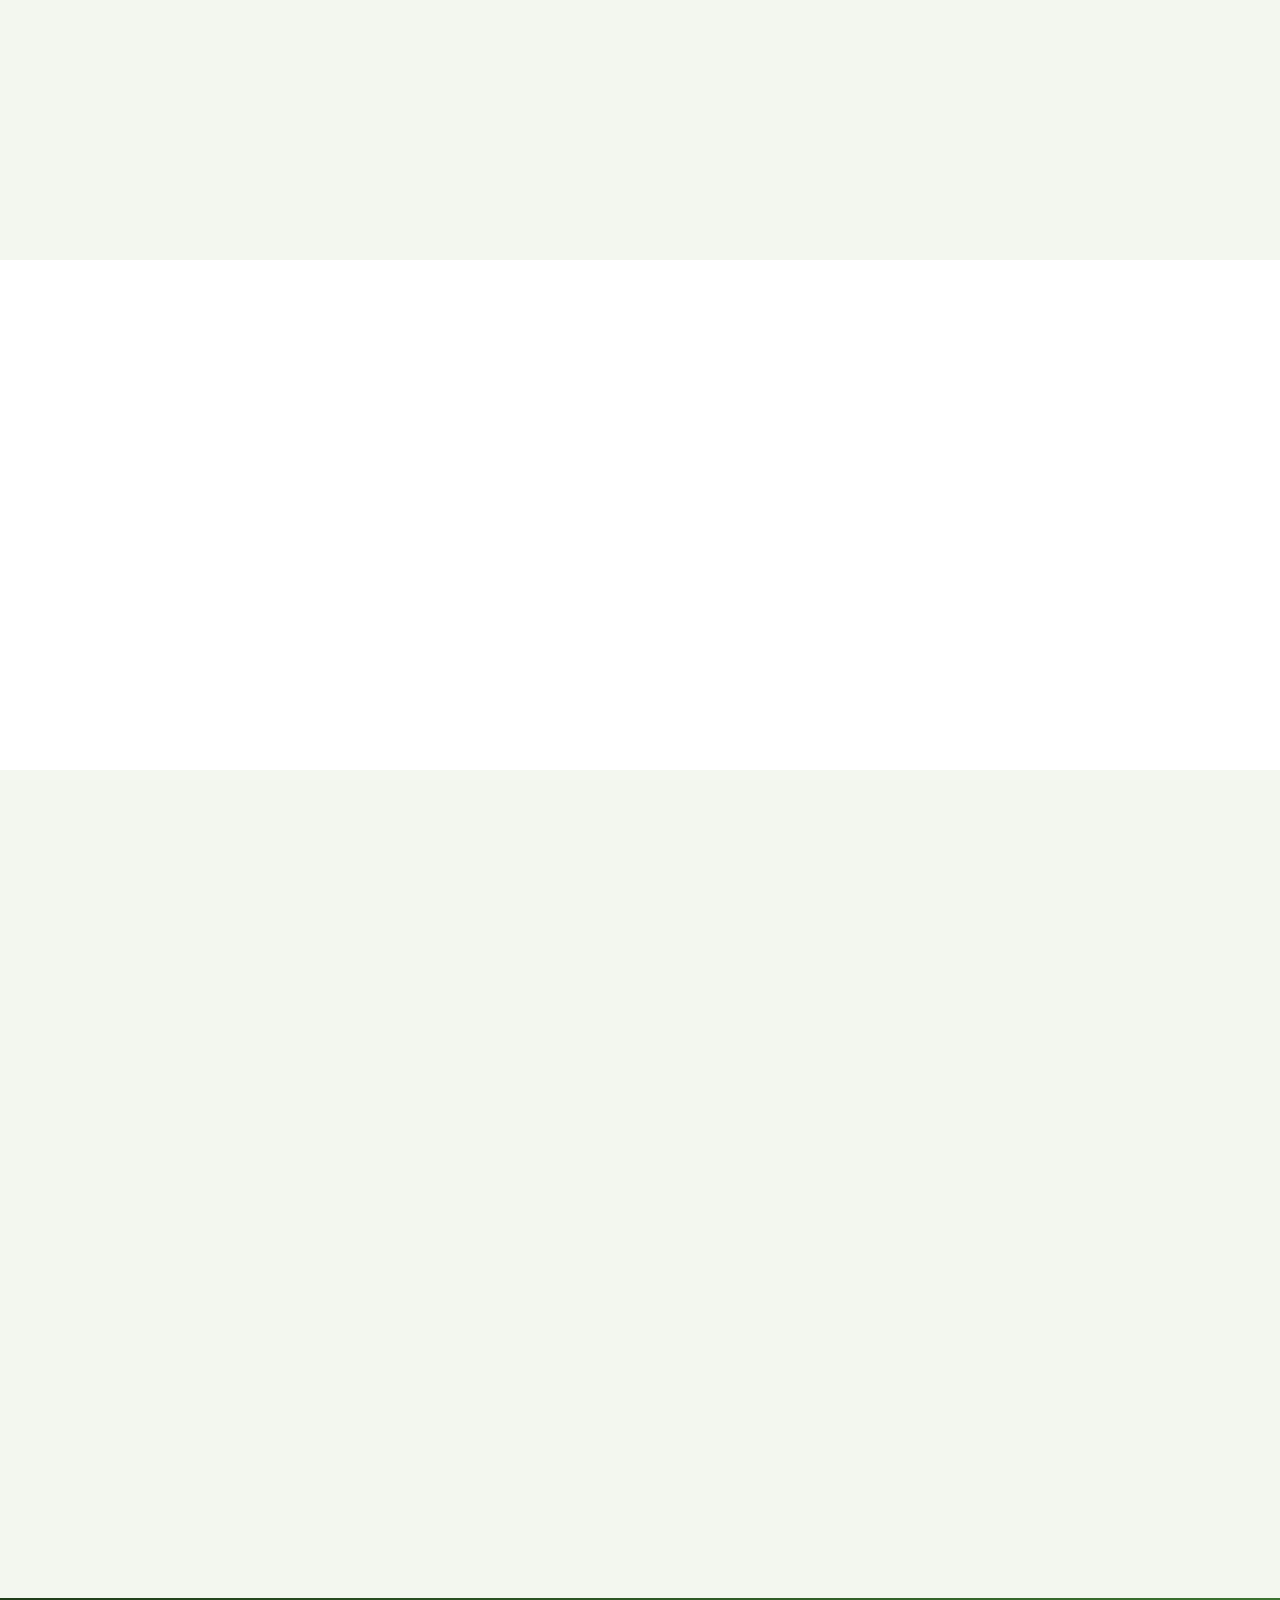
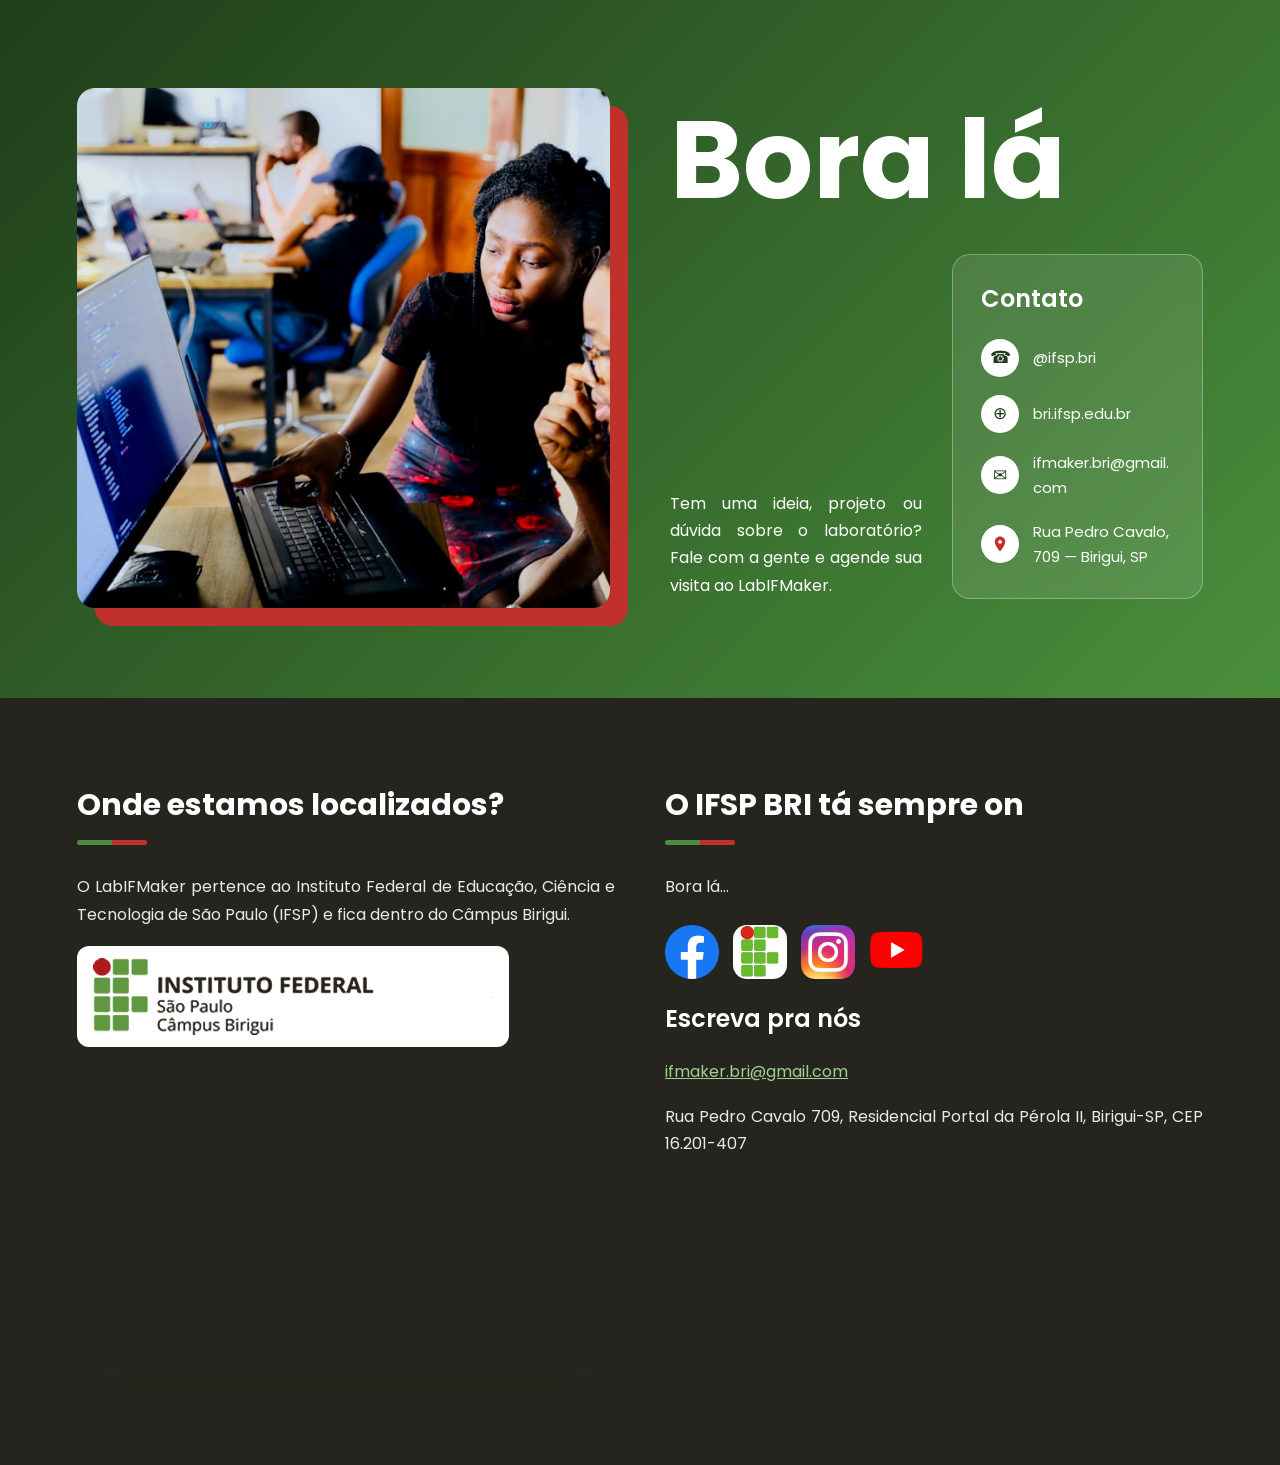
<file: equipamentos.html>
<!DOCTYPE html>
<html lang="pt-br">
<head>
  <meta charset="UTF-8">
  <meta name="viewport" content="width=device-width, initial-scale=1">
  <title>Equipamentos - LabIFMaker Birigui</title>
  <link rel="preconnect" href="https://fonts.googleapis.com">
  <link rel="preconnect" href="https://fonts.gstatic.com" crossorigin>
  <link href="https://fonts.googleapis.com/css2?family=Poppins:wght@400;500;600;700&display=swap" rel="stylesheet">
  <link rel="stylesheet" href="style.css">
</head>
<body>

  <header>
    <a class="logo" href="index.html">
      <img src="IMGs/logo.png" alt="Logo LabIFMaker">
      IFSP BIRIGUI
    </a>
    <nav>
      <a href="index.html">Início</a>
      <a href="equipamentos.html" class="ativo">Equipamentos</a>
      <a href="luz-camera-acao.html">Luz, Câmera e Ação</a>
      <a href="agendamento.html">Agendamento</a>
      <a href="projetos.html">Projetos</a>
      <a href="explore.html">Explore</a>
      <a href="ifmaker-ifsp.html">IFMAKER IFSP</a>
      <a href="equipe.html">Equipe</a>
    </nav>
    <a class="botao" href="#contato">Contato</a>
    <button class="menu-botao" aria-label="Abrir menu"><span></span><span></span><span></span></button>
  </header>

  <section class="banner" style="background-image: url(IMGs/equipamentos-6.jpg)">
    <h1>Educação MAKER</h1>
    <p>Sempre aprendendo o novo</p>
  </section>

  <section>
    <img class="largura" src="IMGs/equipamentos-3.jpg" alt="E aí... O que temos pra hoje?">
    <p class="texto-centro">Em um mundo em constante transformação, ressignificamos as práticas tradicionais. Professores e alunos são companheiros nessa jornada, seguindo o "Aprender Fazendo" da Rede Federal.</p>
  </section>

  <section id="equipamentos">
    <div class="fotos">
      <img src="IMGs/bancada.jpg" alt="Circuito montado em protoboard">
      <img src="IMGs/arduino.jpg" alt="Placa Arduino Uno">
    </div>
    <div class="texto">
      <div class="caixa-titulo">A infraestrutura do laboratório</div>
      <div class="caixa">
        <div class="item"><h3>Impressão 3D</h3><p>Prototipagem rápida em FDM para peças e componentes funcionais.</p></div>
        <div class="item"><h3>Corte a laser</h3><p>Corte e gravação de precisão em madeira, acrílico e papel cartão.</p></div>
        <div class="item"><h3>Roteadora CNC</h3><p>Usinagem de chapas para projetos e mobiliário de maior porte.</p></div>
        <div class="item"><h3>Bancada eletrônica</h3><p>Ferramentas de solda, multímetros e kits para montagem de circuitos.</p></div>
      </div>
      <h2>Equipamentos</h2>
    </div>
  </section>

  <section class="equipamento">
    <img class="cartao-img" src="IMGs/equipamentos-4.jpg" alt="CNC laser">
    <div class="carrossel">
      <img src="IMGs/equipamentos-5.jpg" alt="CNC laser" loading="lazy">
      <img src="IMGs/equipamentos-6.jpg" alt="CNC laser" loading="lazy">
      <img src="IMGs/equipamentos-7.jpg" alt="CNC laser" loading="lazy">
      <img src="IMGs/equipamentos-8.jpg" alt="CNC laser" loading="lazy">
    </div>
  </section>

  <section class="equipamento">
    <img class="cartao-img" src="IMGs/equipamentos-11.jpg" alt="Impressora 3D">
    <div class="carrossel">
      <img src="IMGs/equipamentos-9.jpg" alt="Impressora 3D" loading="lazy">
      <img src="IMGs/equipamentos-10.jpg" alt="Impressora 3D" loading="lazy">
    </div>
  </section>

  <section class="equipamento">
    <img class="cartao-img" src="IMGs/equipamentos-12.jpg" alt="Impressora 3D de pequeno porte">
    <div class="carrossel">
      <img src="IMGs/equipamentos-13.jpg" alt="Impressora 3D de pequeno porte" loading="lazy">
      <img src="IMGs/equipamentos-14.jpg" alt="Impressora 3D de pequeno porte" loading="lazy">
      <img src="IMGs/equipamentos-15.jpg" alt="Impressora 3D de pequeno porte" loading="lazy">
      <img src="IMGs/equipamentos-16.jpg" alt="Impressora 3D de pequeno porte" loading="lazy">
    </div>
  </section>

  <section class="equipamento">
    <img class="cartao-img" src="IMGs/equipamentos-21.jpg" alt="Scanner 3D">
    <div class="carrossel">
      <img src="IMGs/equipamentos-17.jpg" alt="Scanner 3D" loading="lazy">
      <img src="IMGs/equipamentos-18.jpg" alt="Scanner 3D" loading="lazy">
      <img src="IMGs/equipamentos-19.jpg" alt="Scanner 3D" loading="lazy">
      <img src="IMGs/equipamentos-20.jpg" alt="Scanner 3D" loading="lazy">
    </div>
  </section>

  <section class="equipamento">
    <img class="cartao-img" src="IMGs/equipamentos-22.jpg" alt="Transfer e sublimação">
    <div class="carrossel">
      <img src="IMGs/equipamentos-23.jpg" alt="Transfer e sublimação" loading="lazy">
      <img src="IMGs/equipamentos-24.jpg" alt="Transfer e sublimação" loading="lazy">
      <img src="IMGs/equipamentos-25.jpg" alt="Transfer e sublimação" loading="lazy">
      <img src="IMGs/equipamentos-26.jpg" alt="Transfer e sublimação" loading="lazy">
    </div>
  </section>

  <section class="equipamento">
    <img class="cartao-img" src="IMGs/equipamentos-35.jpg" alt="Ploter de impressão">
    <div class="carrossel">
      <img src="IMGs/equipamentos-27.jpg" alt="Ploter de impressão" loading="lazy">
      <img src="IMGs/equipamentos-28.jpg" alt="Ploter de impressão" loading="lazy">
      <img src="IMGs/equipamentos-29.jpg" alt="Ploter de impressão" loading="lazy">
      <img src="IMGs/equipamentos-30.jpg" alt="Ploter de impressão" loading="lazy">
      <img src="IMGs/equipamentos-31.jpg" alt="Ploter de impressão" loading="lazy">
      <img src="IMGs/equipamentos-32.jpg" alt="Ploter de impressão" loading="lazy">
      <img src="IMGs/equipamentos-33.jpg" alt="Ploter de impressão" loading="lazy">
      <img src="IMGs/equipamentos-34.jpg" alt="Ploter de impressão" loading="lazy">
    </div>
  </section>

  <section class="equipamento">
    <img class="cartao-img" src="IMGs/equipamentos-36.jpg" alt="Ploter de recorte">
    <div class="carrossel">
      <img src="IMGs/equipamentos-37.jpg" alt="Ploter de recorte" loading="lazy">
      <img src="IMGs/equipamentos-38.jpg" alt="Ploter de recorte" loading="lazy">
    </div>
  </section>

  <section class="equipamento">
    <img class="cartao-img" src="IMGs/equipamentos-42.jpg" alt="Lixadeira e serra tico-tico">
    <div class="carrossel">
      <img src="IMGs/equipamentos-39.jpg" alt="Lixadeira e serra tico-tico" loading="lazy">
      <img src="IMGs/equipamentos-40.jpg" alt="Lixadeira e serra tico-tico" loading="lazy">
      <img src="IMGs/equipamentos-41.jpg" alt="Lixadeira e serra tico-tico" loading="lazy">
    </div>
  </section>

  <section class="equipamento">
    <h3 class="chamada">Roteadora CNC</h3>
    <div class="carrossel">
      <img src="IMGs/equipamentos-43.jpg" alt="Roteadora CNC" loading="lazy">
      <img src="IMGs/equipamentos-44.jpg" alt="Roteadora CNC" loading="lazy">
      <img src="IMGs/equipamentos-45.jpg" alt="Roteadora CNC" loading="lazy">
      <img src="IMGs/equipamentos-46.jpg" alt="Roteadora CNC" loading="lazy">
    </div>
  </section>

  <section class="equipamento">
    <h3 class="chamada">Bancada eletrônica</h3>
    <div class="carrossel">
      <img src="IMGs/equipamentos-47.jpg" alt="Bancada eletrônica" loading="lazy">
      <img src="IMGs/equipamentos-48.jpg" alt="Bancada eletrônica" loading="lazy">
      <img src="IMGs/equipamentos-49.jpg" alt="Bancada eletrônica" loading="lazy">
      <img src="IMGs/equipamentos-50.jpg" alt="Bancada eletrônica" loading="lazy">
      <img src="IMGs/equipamentos-51.jpg" alt="Bancada eletrônica" loading="lazy">
      <img src="IMGs/equipamentos-52.jpg" alt="Bancada eletrônica" loading="lazy">
      <img src="IMGs/equipamentos-53.jpg" alt="Bancada eletrônica" loading="lazy">
      <img src="IMGs/equipamentos-54.jpg" alt="Bancada eletrônica" loading="lazy">
      <img src="IMGs/equipamentos-55.jpg" alt="Bancada eletrônica" loading="lazy">
      <img src="IMGs/equipamentos-56.jpg" alt="Bancada eletrônica" loading="lazy">
      <img src="IMGs/equipamentos-57.jpg" alt="Bancada eletrônica" loading="lazy">
      <img src="IMGs/equipamentos-58.jpg" alt="Bancada eletrônica" loading="lazy">
    </div>
  </section>

  <section>
    <h2 class="titulo">Gostou?</h2>
    <img class="largura" src="IMGs/equipamentos-59.jpg" alt="Acha que acabou? Ainda temos material para encadernação">
  </section>

  <section id="contato">
    <img src="IMGs/contato.jpg" alt="Duas pessoas olhando o código em um notebook">
    <div class="direita">
      <h2>Bora lá</h2>
      <div class="linha">
        <p>Tem uma ideia, projeto ou dúvida sobre o laboratório? Fale com a gente e agende sua visita ao LabIFMaker.</p>
        <div class="caixa">
          <h3 class="chamada">Contato</h3>
          <p><span class="icone">&#9742;</span> @ifsp.bri</p>
          <p><span class="icone">&#8853;</span> bri.ifsp.edu.br</p>
          <p><span class="icone">&#9993;</span> ifmaker.bri@gmail.com</p>
          <p><span class="icone"><svg viewBox="0 0 24 24"><path d="M12 2C8.1 2 5 5.1 5 9c0 5.2 7 13 7 13s7-7.8 7-13c0-3.9-3.1-7-7-7zm0 9.5a2.5 2.5 0 1 1 0-5 2.5 2.5 0 0 1 0 5z"/></svg></span> Rua Pedro Cavalo, 709 — Birigui, SP</p>
        </div>
      </div>
    </div>
  </section>

  <section class="rodape">
    <div>
      <h2 class="titulo">Onde estamos localizados?</h2>
      <p>O LabIFMaker pertence ao Instituto Federal de Educação, Ciência e Tecnologia de São Paulo (IFSP) e fica dentro do Câmpus Birigui.</p>
      <img src="IMGs/agendamento-10.jpg" alt="IFSP Câmpus Birigui">
      <iframe title="Mapa do IFSP Birigui" loading="lazy" src="https://maps.google.com/maps?q=Rua+Pedro+Cavalo,+709,+Birigui+-+SP&amp;z=16&amp;output=embed"></iframe>
    </div>
    <div>
      <h2 class="titulo">O IFSP BRI tá sempre on</h2>
      <p>Bora lá...</p>
      <div class="icones">
        <a href="https://www.facebook.com/ifspbirigui"><img src="IMGs/agendamento-11.jpg" alt="Facebook"></a>
        <a href="https://bri.ifsp.edu.br"><img src="IMGs/agendamento-12.jpg" alt="Site do câmpus"></a>
        <a href="https://www.instagram.com/ifsp.bri"><img src="IMGs/agendamento-13.jpg" alt="Instagram"></a>
        <a href="https://www.youtube.com/IFSPBirigui_oficial"><img src="IMGs/agendamento-14.jpg" alt="YouTube"></a>
      </div>
      <h3 class="chamada">Escreva pra nós</h3>
      <p><a href="mailto:ifmaker.bri@gmail.com">ifmaker.bri@gmail.com</a></p>
      <p>Rua Pedro Cavalo 709, Residencial Portal da Pérola II, Birigui-SP, CEP 16.201-407</p>
    </div>
  </section>

  <script src="script.js"></script>
</body>
</html>
</file>
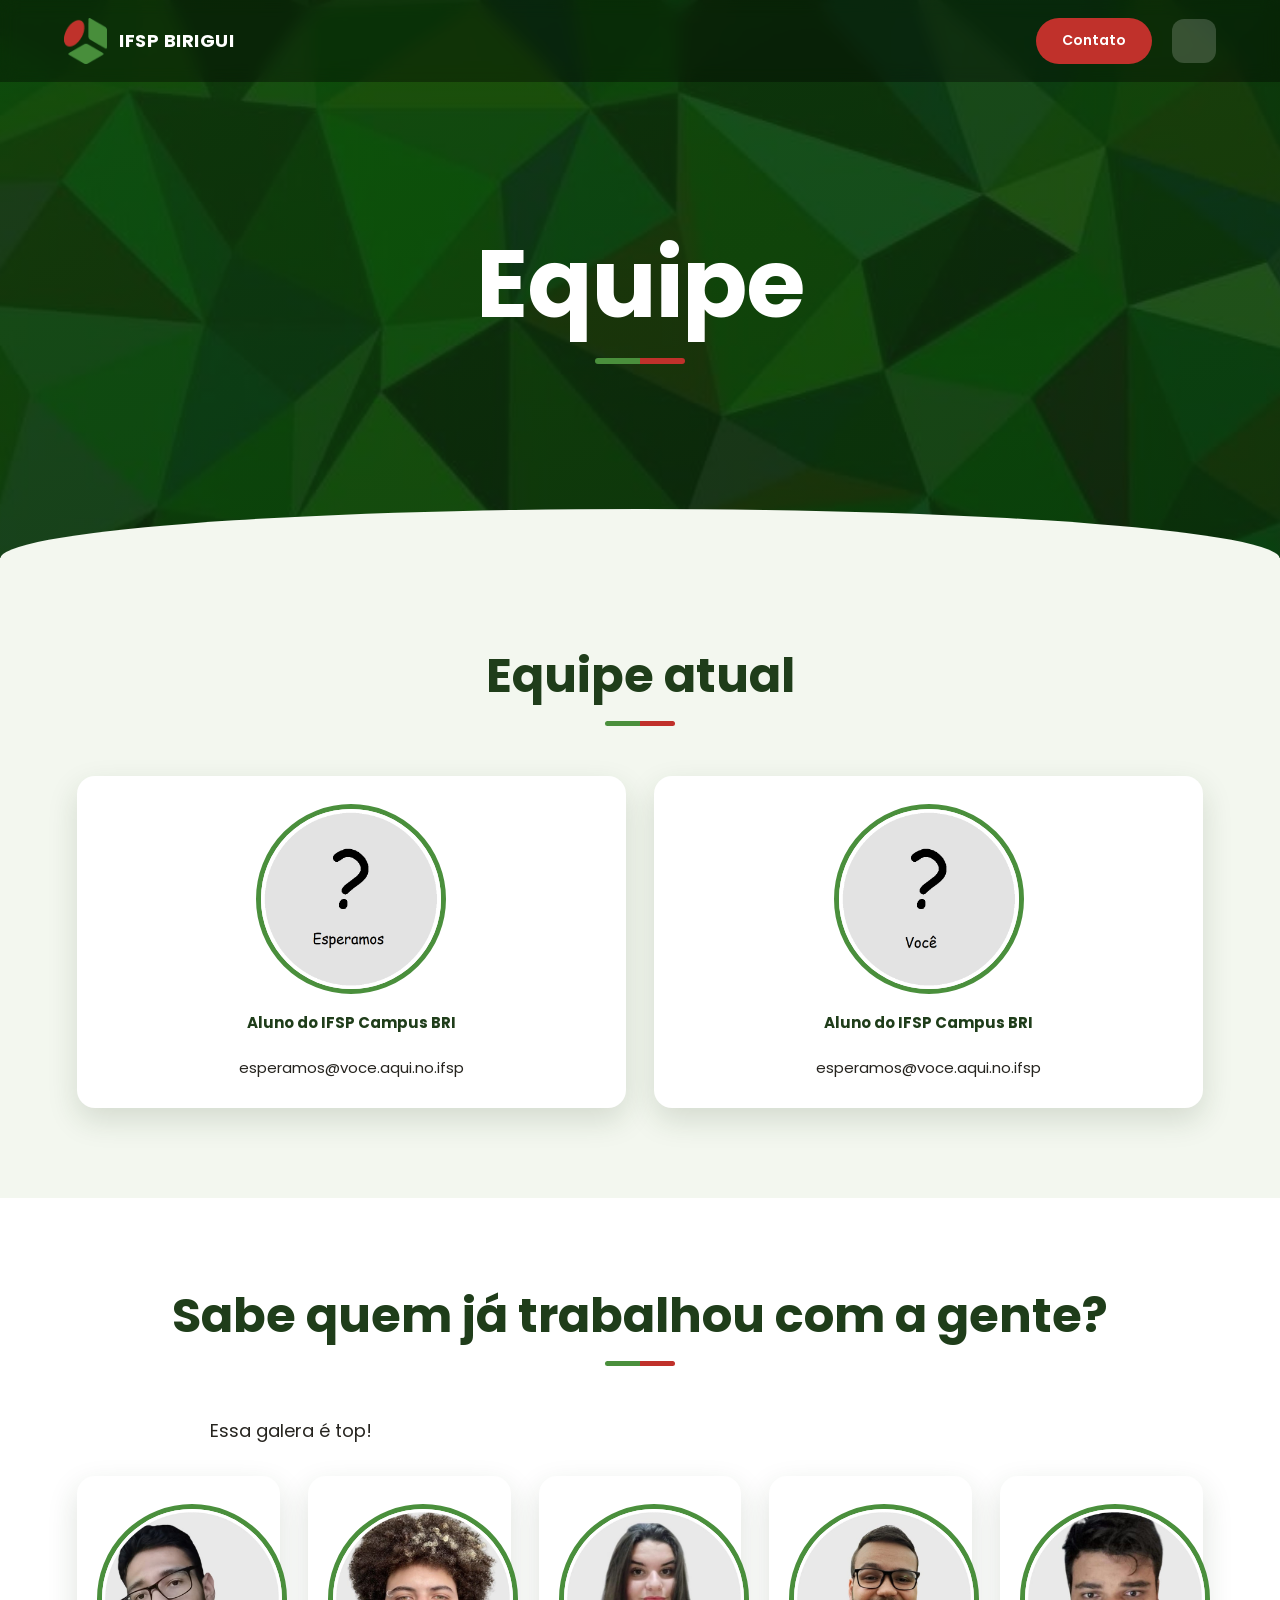
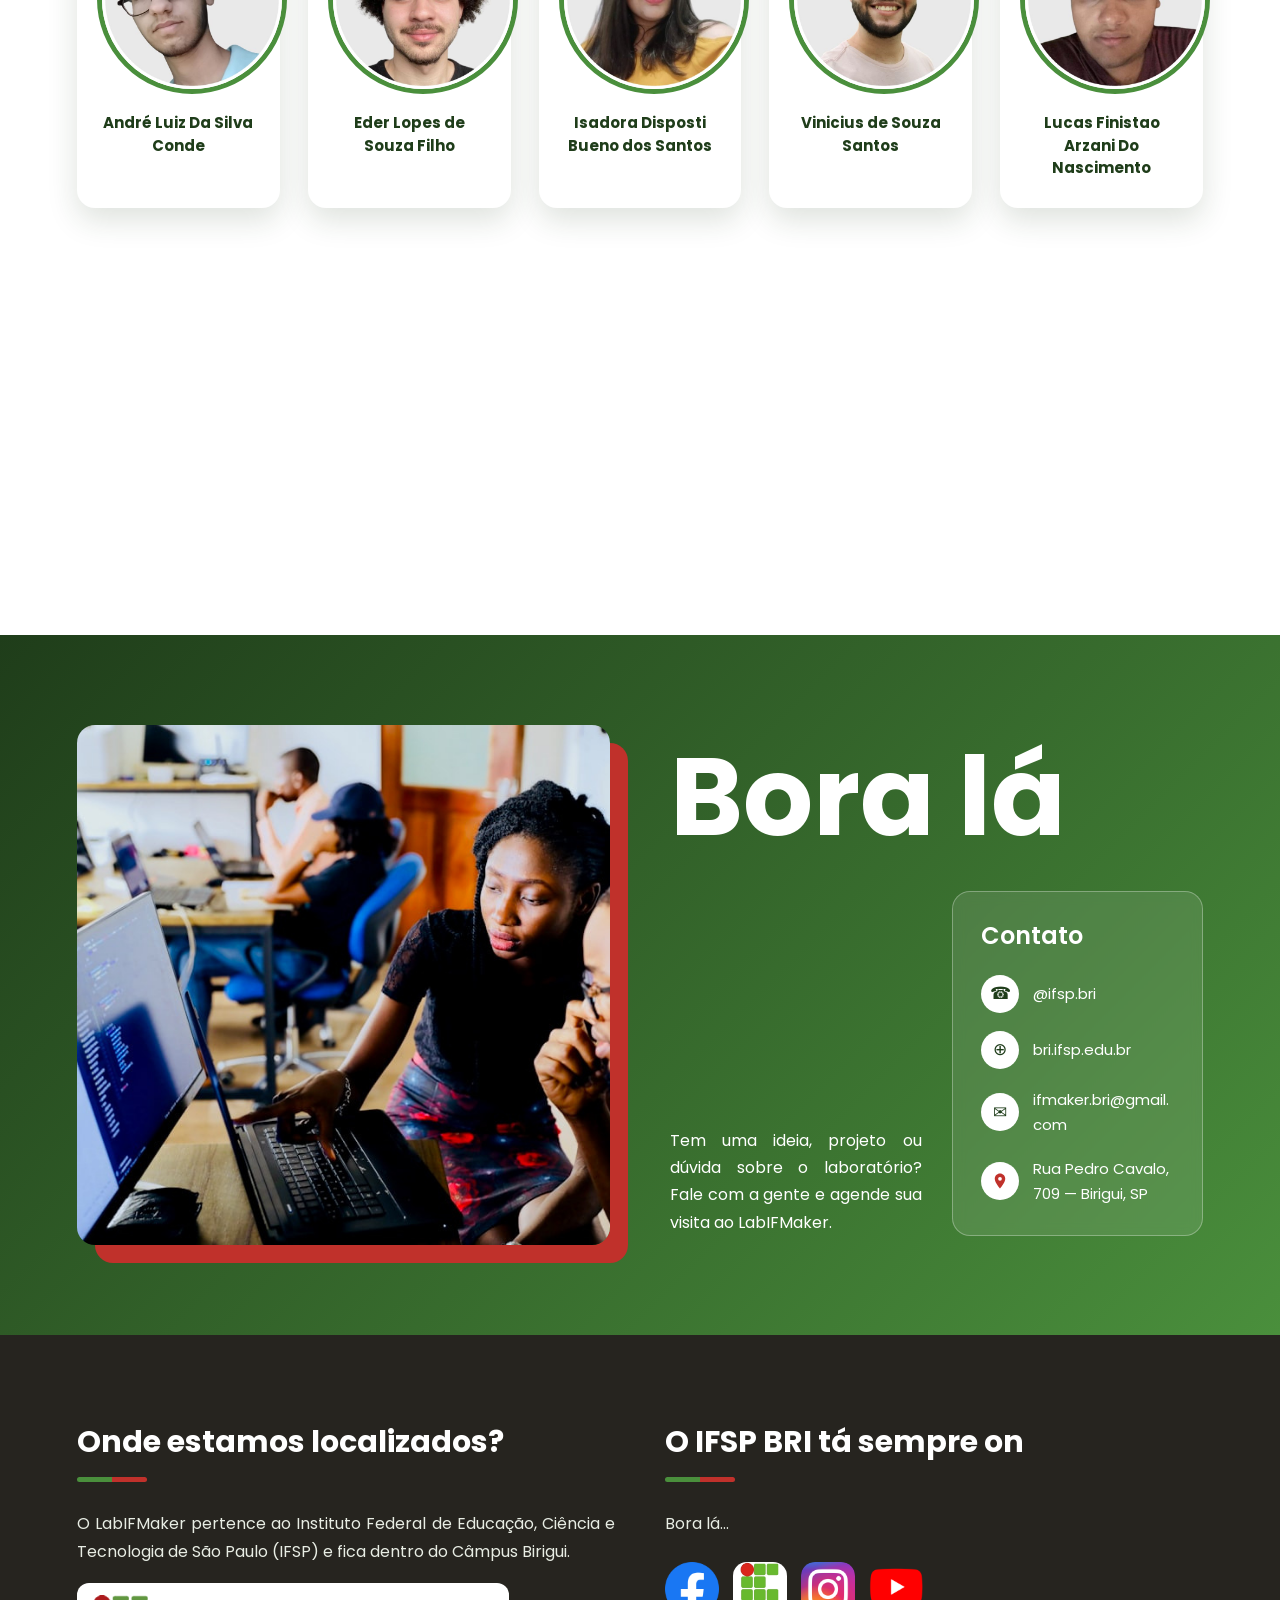
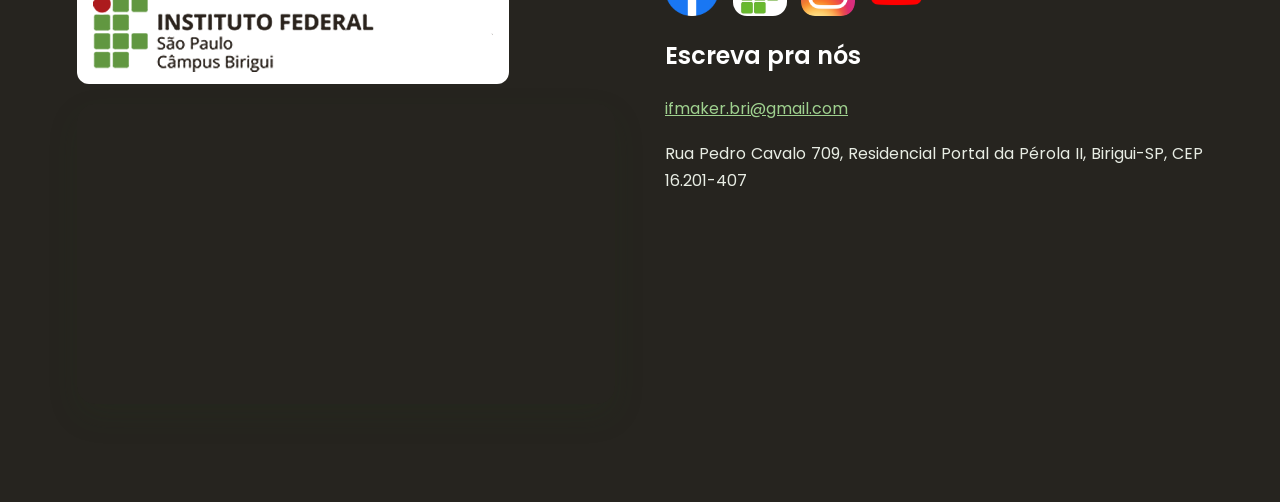
<file: equipe.html>
<!DOCTYPE html>
<html lang="pt-br">
<head>
  <meta charset="UTF-8">
  <meta name="viewport" content="width=device-width, initial-scale=1">
  <title>Equipe - LabIFMaker Birigui</title>
  <link rel="preconnect" href="https://fonts.googleapis.com">
  <link rel="preconnect" href="https://fonts.gstatic.com" crossorigin>
  <link href="https://fonts.googleapis.com/css2?family=Poppins:wght@400;500;600;700&display=swap" rel="stylesheet">
  <link rel="stylesheet" href="style.css">
</head>
<body>

  <header>
    <a class="logo" href="index.html">
      <img src="IMGs/logo.png" alt="Logo LabIFMaker">
      IFSP BIRIGUI
    </a>
    <nav>
      <a href="index.html">Início</a>
      <a href="equipamentos.html">Equipamentos</a>
      <a href="luz-camera-acao.html">Luz, Câmera e Ação</a>
      <a href="agendamento.html">Agendamento</a>
      <a href="projetos.html">Projetos</a>
      <a href="explore.html">Explore</a>
      <a href="ifmaker-ifsp.html">IFMAKER IFSP</a>
      <a href="equipe.html" class="ativo">Equipe</a>
    </nav>
    <a class="botao" href="#contato">Contato</a>
    <button class="menu-botao" aria-label="Abrir menu"><span></span><span></span><span></span></button>
  </header>

  <section class="banner" style="background-image: url(IMGs/equipe-1.jpg)">
    <h1>Equipe</h1>
    
  </section>

  <section>
    <h2 class="titulo">Equipe atual</h2>
    <div class="grade equipe">
        <figure><img src="IMGs/equipe-2.jpg" alt="Aluno do IFSP Campus BRI"><figcaption><strong>Aluno do IFSP Campus BRI</strong><br>esperamos@voce.aqui.no.ifsp</figcaption></figure>
        <figure><img src="IMGs/equipe-3.jpg" alt="Aluno do IFSP Campus BRI"><figcaption><strong>Aluno do IFSP Campus BRI</strong><br>esperamos@voce.aqui.no.ifsp</figcaption></figure>
    </div>
  </section>

  <section>
    <h2 class="titulo">Sabe quem já trabalhou com a gente?</h2>
    <p class="texto-centro">Essa galera é top!</p>
    <div class="grade equipe">
        <figure><img src="IMGs/equipe-4.jpg" alt="André Luiz Da Silva Conde"><figcaption><strong>André Luiz Da Silva Conde</strong></figcaption></figure>
        <figure><img src="IMGs/equipe-5.jpg" alt="Eder Lopes de Souza Filho"><figcaption><strong>Eder Lopes de Souza Filho</strong></figcaption></figure>
        <figure><img src="IMGs/equipe-6.jpg" alt="Isadora Disposti Bueno dos Santos"><figcaption><strong>Isadora Disposti Bueno dos Santos</strong></figcaption></figure>
        <figure><img src="IMGs/equipe-7.jpg" alt="Vinicius de Souza Santos"><figcaption><strong>Vinicius de Souza Santos</strong></figcaption></figure>
        <figure><img src="IMGs/equipe-9.jpg" alt="Lucas Finistao Arzani Do Nascimento"><figcaption><strong>Lucas Finistao Arzani Do Nascimento</strong></figcaption></figure>
        <figure><img src="IMGs/equipe-10.jpg" alt="Pedro Henrique Ton Pauletti"><figcaption><strong>Pedro Henrique Ton Pauletti</strong></figcaption></figure>
        <figure><img src="IMGs/equipe-11.jpg" alt="Leandro Campos Vargas"><figcaption><strong>Leandro Campos Vargas</strong></figcaption></figure>
    </div>
  </section>

  <section id="contato">
    <img src="IMGs/contato.jpg" alt="Duas pessoas olhando o código em um notebook">
    <div class="direita">
      <h2>Bora lá</h2>
      <div class="linha">
        <p>Tem uma ideia, projeto ou dúvida sobre o laboratório? Fale com a gente e agende sua visita ao LabIFMaker.</p>
        <div class="caixa">
          <h3 class="chamada">Contato</h3>
          <p><span class="icone">&#9742;</span> @ifsp.bri</p>
          <p><span class="icone">&#8853;</span> bri.ifsp.edu.br</p>
          <p><span class="icone">&#9993;</span> ifmaker.bri@gmail.com</p>
          <p><span class="icone"><svg viewBox="0 0 24 24"><path d="M12 2C8.1 2 5 5.1 5 9c0 5.2 7 13 7 13s7-7.8 7-13c0-3.9-3.1-7-7-7zm0 9.5a2.5 2.5 0 1 1 0-5 2.5 2.5 0 0 1 0 5z"/></svg></span> Rua Pedro Cavalo, 709 — Birigui, SP</p>
        </div>
      </div>
    </div>
  </section>

  <section class="rodape">
    <div>
      <h2 class="titulo">Onde estamos localizados?</h2>
      <p>O LabIFMaker pertence ao Instituto Federal de Educação, Ciência e Tecnologia de São Paulo (IFSP) e fica dentro do Câmpus Birigui.</p>
      <img src="IMGs/agendamento-10.jpg" alt="IFSP Câmpus Birigui">
      <iframe title="Mapa do IFSP Birigui" loading="lazy" src="https://maps.google.com/maps?q=Rua+Pedro+Cavalo,+709,+Birigui+-+SP&amp;z=16&amp;output=embed"></iframe>
    </div>
    <div>
      <h2 class="titulo">O IFSP BRI tá sempre on</h2>
      <p>Bora lá...</p>
      <div class="icones">
        <a href="https://www.facebook.com/ifspbirigui"><img src="IMGs/agendamento-11.jpg" alt="Facebook"></a>
        <a href="https://bri.ifsp.edu.br"><img src="IMGs/agendamento-12.jpg" alt="Site do câmpus"></a>
        <a href="https://www.instagram.com/ifsp.bri"><img src="IMGs/agendamento-13.jpg" alt="Instagram"></a>
        <a href="https://www.youtube.com/IFSPBirigui_oficial"><img src="IMGs/agendamento-14.jpg" alt="YouTube"></a>
      </div>
      <h3 class="chamada">Escreva pra nós</h3>
      <p><a href="mailto:ifmaker.bri@gmail.com">ifmaker.bri@gmail.com</a></p>
      <p>Rua Pedro Cavalo 709, Residencial Portal da Pérola II, Birigui-SP, CEP 16.201-407</p>
    </div>
  </section>

  <script src="script.js"></script>
</body>
</html>
</file>
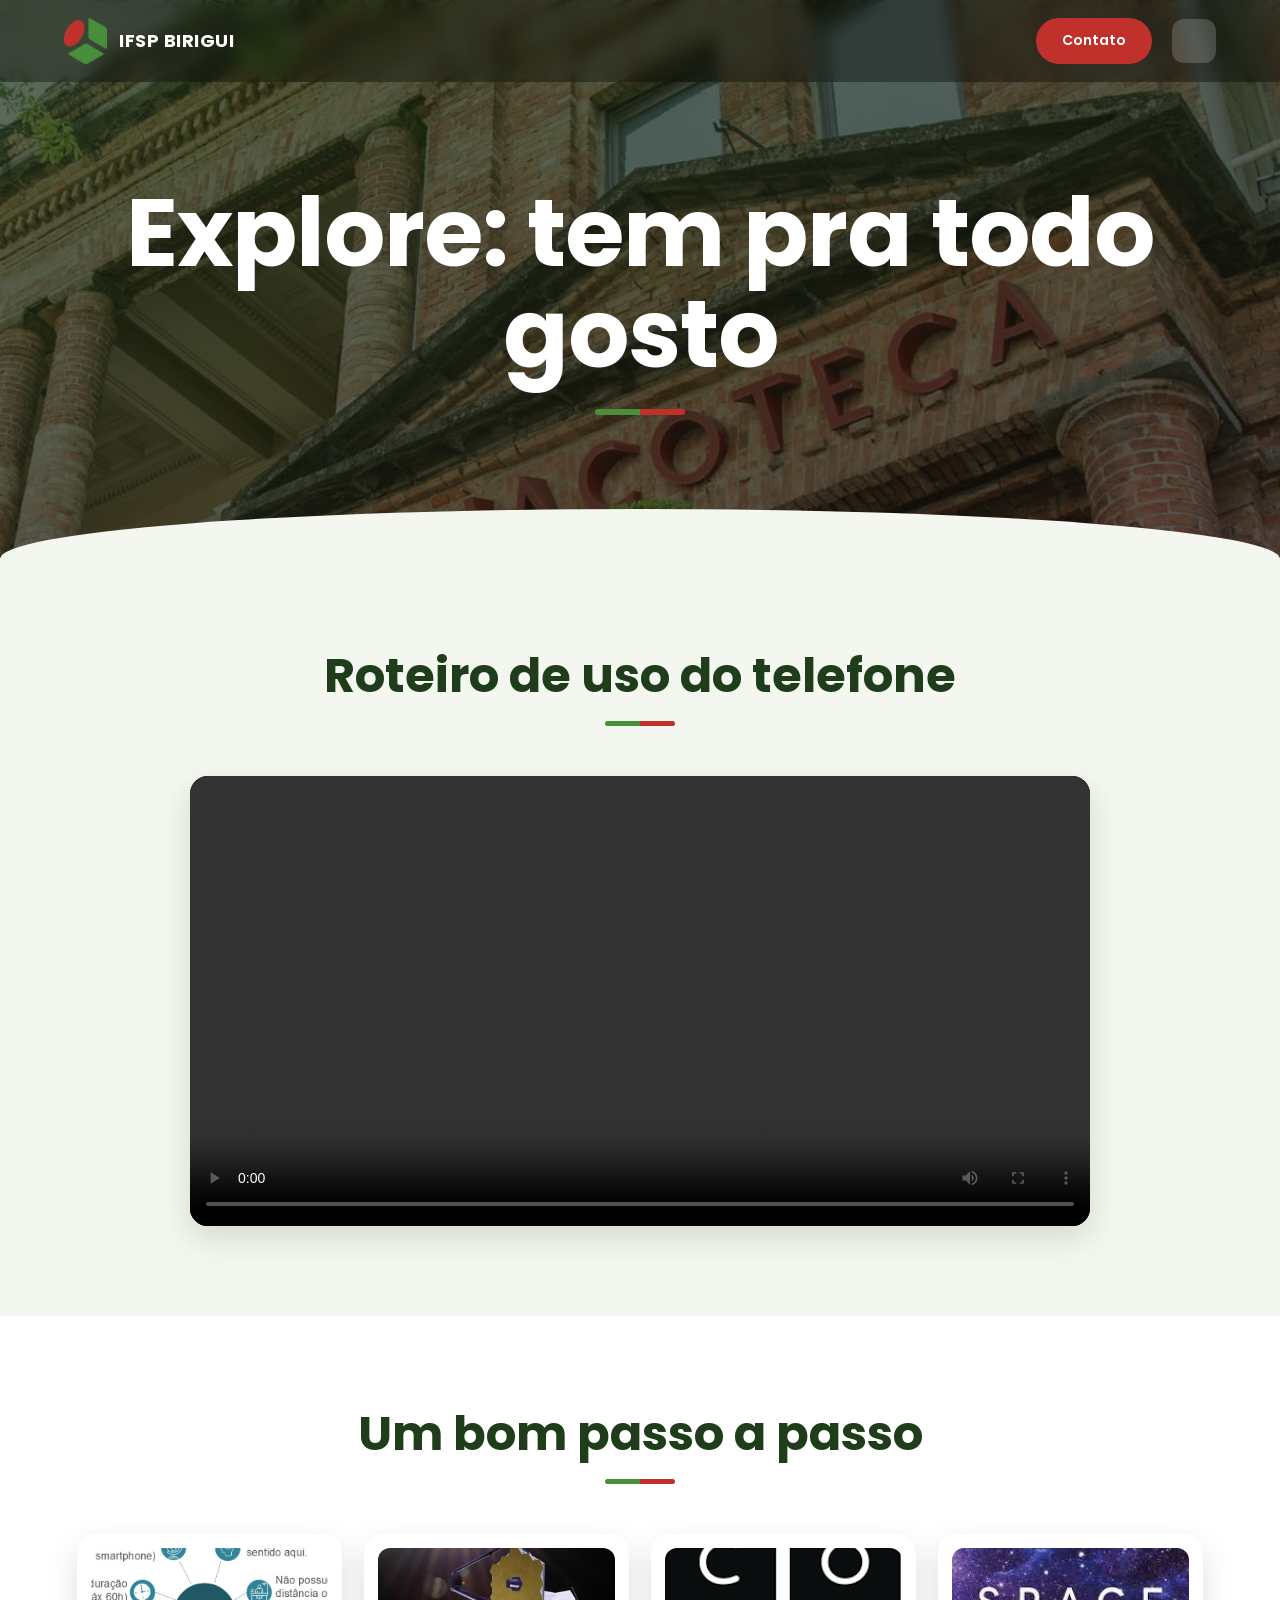
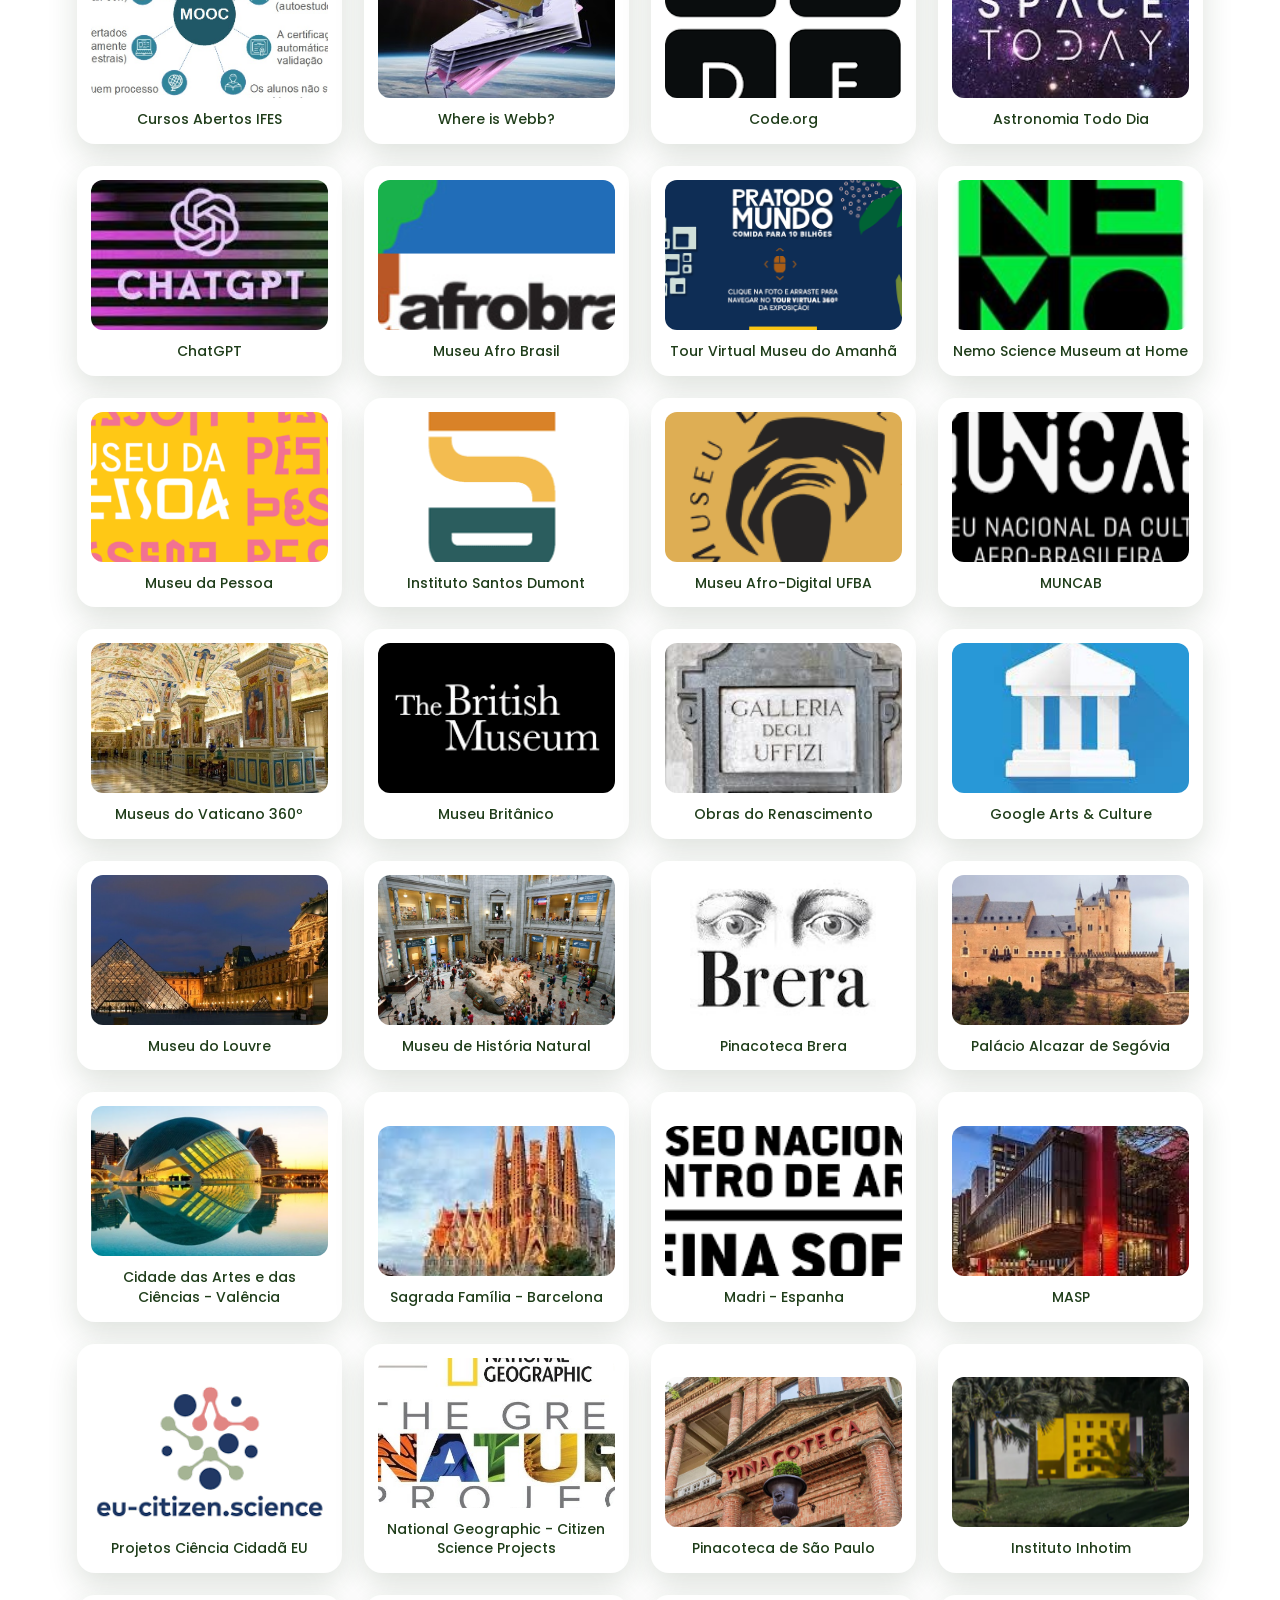
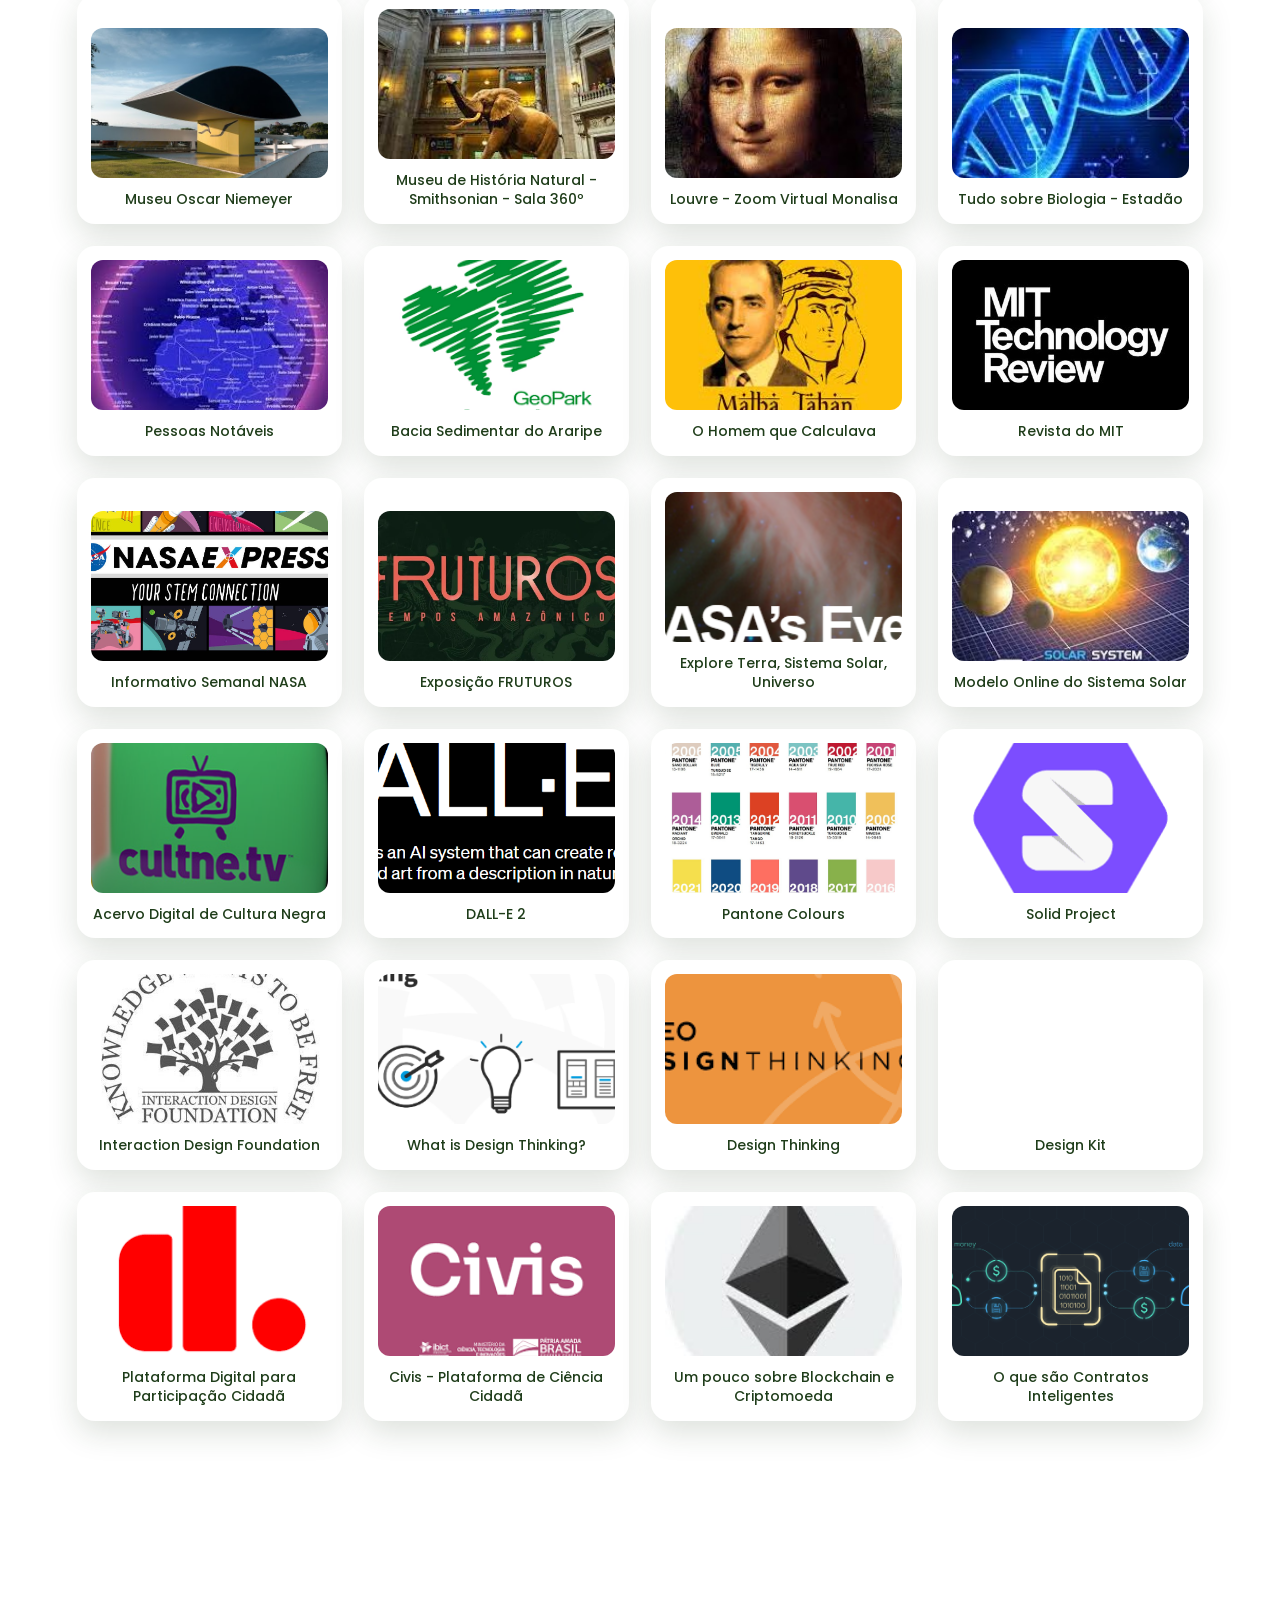
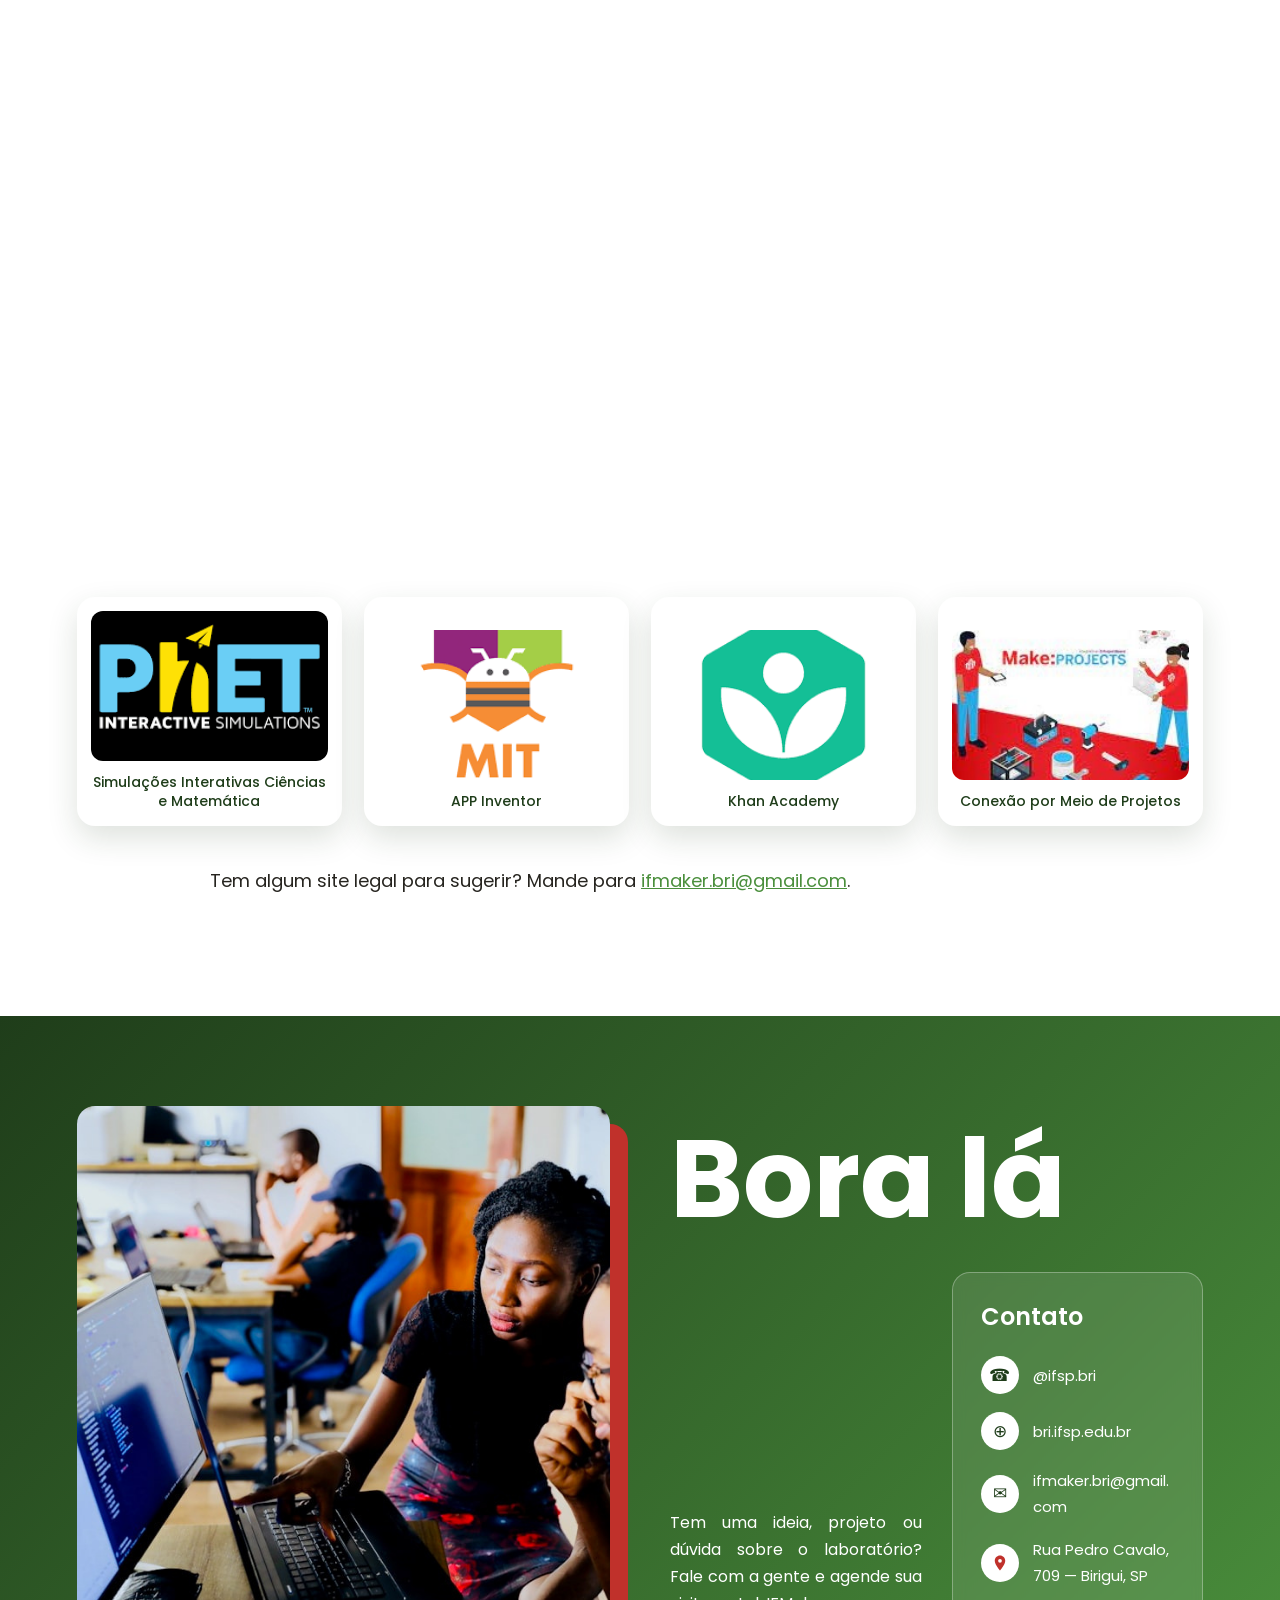
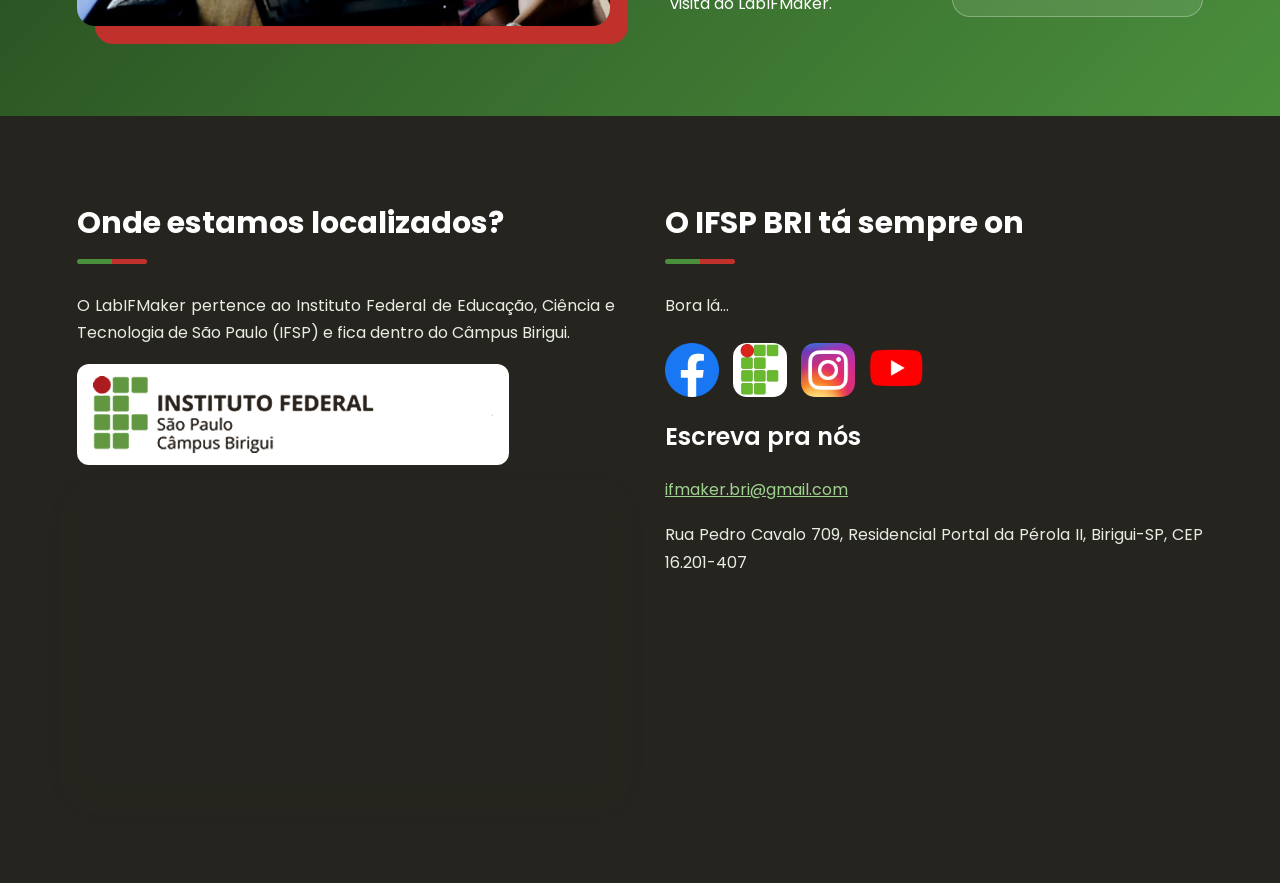
<file: explore.html>
<!DOCTYPE html>
<html lang="pt-br">
<head>
  <meta charset="UTF-8">
  <meta name="viewport" content="width=device-width, initial-scale=1">
  <title>Explore - LabIFMaker Birigui</title>
  <link rel="preconnect" href="https://fonts.googleapis.com">
  <link rel="preconnect" href="https://fonts.gstatic.com" crossorigin>
  <link href="https://fonts.googleapis.com/css2?family=Poppins:wght@400;500;600;700&display=swap" rel="stylesheet">
  <link rel="stylesheet" href="style.css">
</head>
<body>

  <header>
    <a class="logo" href="index.html">
      <img src="IMGs/logo.png" alt="Logo LabIFMaker">
      IFSP BIRIGUI
    </a>
    <nav>
      <a href="index.html">Início</a>
      <a href="equipamentos.html">Equipamentos</a>
      <a href="luz-camera-acao.html">Luz, Câmera e Ação</a>
      <a href="agendamento.html">Agendamento</a>
      <a href="projetos.html">Projetos</a>
      <a href="explore.html" class="ativo">Explore</a>
      <a href="ifmaker-ifsp.html">IFMAKER IFSP</a>
      <a href="equipe.html">Equipe</a>
    </nav>
    <a class="botao" href="#contato">Contato</a>
    <button class="menu-botao" aria-label="Abrir menu"><span></span><span></span><span></span></button>
  </header>

  <section class="banner" style="background-image: url(IMGs/explore-27.jpg)">
    <h1>Explore: tem pra todo gosto</h1>
    
  </section>

  <section>
    <h2 class="titulo">Roteiro de uso do telefone</h2>
    <video controls>
      <source src="VIDEOS/RoteiroUsoTelefone.mp4" type="video/mp4">
    </video>
  </section>

  <section>
    <h2 class="titulo">Um bom passo a passo</h2>
    <div class="sites">
      <a href="https://mooc.cefor.ifes.edu.br/vitrine_mooc/"><img src="IMGs/explore-1.jpg" alt="" loading="lazy"><span>Cursos Abertos IFES</span></a>
      <a href="https://webb.nasa.gov/content/webbLaunch/whereIsWebb.html"><img src="IMGs/explore-2.jpg" alt="" loading="lazy"><span>Where is Webb?</span></a>
      <a href="http://code.org"><img src="IMGs/explore-3.jpg" alt="" loading="lazy"><span>Code.org</span></a>
      <a href="https://spacetoday.com.br/"><img src="IMGs/explore-4.jpg" alt="" loading="lazy"><span>Astronomia Todo Dia</span></a>
      <a href="https://openai.com/blog/chatgpt/"><img src="IMGs/explore-5.jpg" alt="" loading="lazy"><span>ChatGPT</span></a>
      <a href="http://www.museuafrobrasil.org.br/"><img src="IMGs/explore-6.jpg" alt="" loading="lazy"><span>Museu Afro Brasil</span></a>
      <a href="https://museudoamanha.org.br/tourvirtualpratodomundo/"><img src="IMGs/explore-7.jpg" alt="" loading="lazy"><span>Tour Virtual Museu do Amanhã</span></a>
      <a href="https://www.nemosciencemuseum.nl/en/explore/"><img src="IMGs/explore-8.jpg" alt="" loading="lazy"><span>Nemo Science Museum at Home</span></a>
      <a href="https://museudapessoa.org/"><img src="IMGs/explore-9.jpg" alt="" loading="lazy"><span>Museu da Pessoa</span></a>
      <a href="http://www.institutosantosdumont.org.br/"><img src="IMGs/explore-10.jpg" alt="" loading="lazy"><span>Instituto Santos Dumont</span></a>
      <a href="https://museuafrodigital.ufba.br/"><img src="IMGs/explore-11.jpg" alt="" loading="lazy"><span>Museu Afro-Digital UFBA</span></a>
      <a href="https://museuafrobrasileiro.com.br/"><img src="IMGs/explore-12.jpg" alt="" loading="lazy"><span>MUNCAB</span></a>
      <a href="https://www.museivaticani.va/content/museivaticani/es/collezioni/musei/tour-virtuali-elenco.html"><img src="IMGs/explore-13.jpg" alt="" loading="lazy"><span>Museus do Vaticano 360º</span></a>
      <a href="https://www.britishmuseum.org/collection"><img src="IMGs/explore-14.jpg" alt="" loading="lazy"><span>Museu Britânico</span></a>
      <a href="https://www.uffizi.it/"><img src="IMGs/explore-15.jpg" alt="" loading="lazy"><span>Obras do Renascimento</span></a>
      <a href="https://artsandculture.google.com/category/place?hl=pt-br"><img src="IMGs/explore-16.jpg" alt="" loading="lazy"><span>Google Arts & Culture</span></a>
      <a href="https://www.louvre.fr/en/online-tours"><img src="IMGs/explore-17.jpg" alt="" loading="lazy"><span>Museu do Louvre</span></a>
      <a href="https://naturalhistory.si.edu/visit/virtual-tour"><img src="IMGs/explore-18.jpg" alt="" loading="lazy"><span>Museu de História Natural</span></a>
      <a href="https://pinacotecabrera.org/en/collezioni/the-collection-online/"><img src="IMGs/explore-19.jpg" alt="" loading="lazy"><span>Pinacoteca Brera</span></a>
      <a href="https://www.alcazardesegovia.com/wp-content/vr/VR2019.html"><img src="IMGs/explore-20.jpg" alt="" loading="lazy"><span>Palácio Alcazar de Segóvia</span></a>
      <a href="https://www.cac.es/es/home/la-ciutat/visita-virtual"><img src="IMGs/explore-21.jpg" alt="" loading="lazy"><span>Cidade das Artes e das Ciências - Valência</span></a>
      <a href="https://sagradafamilia.org/es/visita-virtual"><img src="IMGs/explore-22.jpg" alt="" loading="lazy"><span>Sagrada Família - Barcelona</span></a>
      <a href="https://artsandculture.google.com/partner/museo-reina-sofia"><img src="IMGs/explore-23.jpg" alt="" loading="lazy"><span>Madri - Espanha</span></a>
      <a href="https://artsandculture.google.com/partner/masp"><img src="IMGs/explore-24.jpg" alt="" loading="lazy"><span>MASP</span></a>
      <a href="https://eu-citizen.science/"><img src="IMGs/explore-25.jpg" alt="" loading="lazy"><span>Projetos Ciência Cidadã EU</span></a>
      <a href="https://education.nationalgeographic.org/resource/citizen-science-projects"><img src="IMGs/explore-26.jpg" alt="" loading="lazy"><span>National Geographic - Citizen Science Projects</span></a>
      <a href="https://artsandculture.google.com/partner/pinacoteca-do-estado-de-sao-paulo"><img src="IMGs/explore-27.jpg" alt="" loading="lazy"><span>Pinacoteca de São Paulo</span></a>
      <a href="https://artsandculture.google.com/partner/inhotim?hl=pt-br"><img src="IMGs/explore-28.jpg" alt="" loading="lazy"><span>Instituto Inhotim</span></a>
      <a href="https://artsandculture.google.com/partner/museu-oscar-niemeyer"><img src="IMGs/explore-29.jpg" alt="" loading="lazy"><span>Museu Oscar Niemeyer</span></a>
      <a href="https://naturalhistory2.si.edu/vt3/NMNH/"><img src="IMGs/explore-30.jpg" alt="" loading="lazy"><span>Museu de História Natural - Smithsonian - Sala 360º</span></a>
      <a href="https://focus.louvre.fr/en/mona-lisa"><img src="IMGs/explore-31.jpg" alt="" loading="lazy"><span>Louvre - Zoom Virtual Monalisa</span></a>
      <a href="https://www.estadao.com.br/tudo-sobre/biologia/"><img src="IMGs/explore-32.jpg" alt="" loading="lazy"><span>Tudo sobre Biologia - Estadão</span></a>
      <a href="https://tjukanovt.github.io/notable-people"><img src="IMGs/explore-33.jpg" alt="" loading="lazy"><span>Pessoas Notáveis</span></a>
      <a href="http://geoparkararipe.urca.br/"><img src="IMGs/explore-34.jpg" alt="" loading="lazy"><span>Bacia Sedimentar do Araripe</span></a>
      <a href="https://malbatahan.com.br/"><img src="IMGs/explore-35.jpg" alt="" loading="lazy"><span>O Homem que Calculava</span></a>
      <a href="https://www.technologyreview.com/"><img src="IMGs/explore-36.jpg" alt="" loading="lazy"><span>Revista do MIT</span></a>
      <a href="https://www.nasa.gov/stem/express"><img src="IMGs/explore-37.jpg" alt="" loading="lazy"><span>Informativo Semanal NASA</span></a>
      <a href="https://fruturos.museudoamanha.org.br/"><img src="IMGs/explore-38.jpg" alt="" loading="lazy"><span>Exposição FRUTUROS</span></a>
      <a href="https://eyes.nasa.gov/"><img src="IMGs/explore-39.jpg" alt="" loading="lazy"><span>Explore Terra, Sistema Solar, Universo</span></a>
      <a href="https://www.solarsystemscope.com/"><img src="IMGs/explore-40.jpg" alt="" loading="lazy"><span>Modelo Online do Sistema Solar</span></a>
      <a href="https://cultne.tv/"><img src="IMGs/explore-41.jpg" alt="" loading="lazy"><span>Acervo Digital de Cultura Negra</span></a>
      <a href="https://openai.com/product/dall-e-2"><img src="IMGs/explore-42.jpg" alt="" loading="lazy"><span>DALL-E 2</span></a>
      <a href="https://www.pantone-colours.com/"><img src="IMGs/explore-43.jpg" alt="" loading="lazy"><span>Pantone Colours</span></a>
      <a href="https://solidproject.org/"><img src="IMGs/explore-44.jpg" alt="" loading="lazy"><span>Solid Project</span></a>
      <a href="https://www.interaction-design.org/"><img src="IMGs/explore-45.jpg" alt="" loading="lazy"><span>Interaction Design Foundation</span></a>
      <a href="https://www.interaction-design.org/literature/topics/design-thinking"><img src="IMGs/explore-46.jpg" alt="" loading="lazy"><span>What is Design Thinking?</span></a>
      <a href="https://designthinking.ideo.com/"><img src="IMGs/explore-47.jpg" alt="" loading="lazy"><span>Design Thinking</span></a>
      <a href="https://www.designkit.org/"><span>Design Kit</span></a>
      <a href="https://decidim.org/"><img src="IMGs/explore-48.jpg" alt="" loading="lazy"><span>Plataforma Digital para Participação Cidadã</span></a>
      <a href="https://civis.ibict.br/"><img src="IMGs/explore-49.jpg" alt="" loading="lazy"><span>Civis - Plataforma de Ciência Cidadã</span></a>
      <a href="https://ethereum.org/pt-br/"><img src="IMGs/explore-50.jpg" alt="" loading="lazy"><span>Um pouco sobre Blockchain e Criptomoeda</span></a>
      <a href="https://www.ibm.com/topics/smart-contracts"><img src="IMGs/explore-51.jpg" alt="" loading="lazy"><span>O que são Contratos Inteligentes</span></a>
      <a href="https://soliditylang.org/"><img src="IMGs/explore-52.jpg" alt="" loading="lazy"><span>Solidity</span></a>
      <a href="https://hubs.mozilla.com/docs/welcome.html"><img src="IMGs/explore-53.jpg" alt="" loading="lazy"><span>Plataforma para Criação de Espaço 3D</span></a>
      <a href="https://hubs.mozilla.com/spoke/"><span>Criação de Cenas 3D para Hubs</span></a>
      <a href="https://www.coppeliarobotics.com/"><img src="IMGs/explore-54.jpg" alt="" loading="lazy"><span>Simulador de Robôs</span></a>
      <a href="https://stability.ai/"><img src="IMGs/explore-55.jpg" alt="" loading="lazy"><span>Modelos de Imagem e Música (Código Aberto)</span></a>
      <a href="https://this-person-does-not-exist.com/"><img src="IMGs/explore-56.jpg" alt="" loading="lazy"><span>Rede Adversária Generativa (GAN)</span></a>
      <a href="https://earth.google.com/web"><span>Google Earth</span></a>
      <a href="https://fablabbcn.org/projects/smart-citizen"><img src="IMGs/explore-57.jpg" alt="" loading="lazy"><span>Projeto Smart Citizen - Fablab Barcelona</span></a>
      <a href="https://smartcitizen.me/"><img src="IMGs/explore-58.jpg" alt="" loading="lazy"><span>Kit Smart Citizen</span></a>
      <a href="https://smartcitizen.me/kits/"><span>Plataforma Smart Citizen</span></a>
      <a href="https://movinovacaonaeducacao.org.br/"><span>Movimento de Inovação na Educação</span></a>
      <a href="https://www.un.org/en/observances/creativity-and-innovation-day"><img src="IMGs/explore-59.jpg" alt="" loading="lazy"><span>World Creativity and Innovation Day - 21/04</span></a>
      <a href="https://phet.colorado.edu/pt_BR/"><img src="IMGs/explore-60.jpg" alt="" loading="lazy"><span>Simulações Interativas Ciências e Matemática</span></a>
      <a href="https://appinventor.mit.edu/"><img src="IMGs/explore-61.jpg" alt="" loading="lazy"><span>APP Inventor</span></a>
      <a href="https://pt.khanacademy.org/"><img src="IMGs/explore-62.jpg" alt="" loading="lazy"><span>Khan Academy</span></a>
      <a href="https://makeprojects.com/"><img src="IMGs/explore-63.jpg" alt="" loading="lazy"><span>Conexão por Meio de Projetos</span></a>
    </div>
    <p class="texto-centro">Tem algum site legal para sugerir? Mande para <a href="mailto:ifmaker.bri@gmail.com">ifmaker.bri@gmail.com</a>.</p>
  </section>

  <section id="contato">
    <img src="IMGs/contato.jpg" alt="Duas pessoas olhando o código em um notebook">
    <div class="direita">
      <h2>Bora lá</h2>
      <div class="linha">
        <p>Tem uma ideia, projeto ou dúvida sobre o laboratório? Fale com a gente e agende sua visita ao LabIFMaker.</p>
        <div class="caixa">
          <h3 class="chamada">Contato</h3>
          <p><span class="icone">&#9742;</span> @ifsp.bri</p>
          <p><span class="icone">&#8853;</span> bri.ifsp.edu.br</p>
          <p><span class="icone">&#9993;</span> ifmaker.bri@gmail.com</p>
          <p><span class="icone"><svg viewBox="0 0 24 24"><path d="M12 2C8.1 2 5 5.1 5 9c0 5.2 7 13 7 13s7-7.8 7-13c0-3.9-3.1-7-7-7zm0 9.5a2.5 2.5 0 1 1 0-5 2.5 2.5 0 0 1 0 5z"/></svg></span> Rua Pedro Cavalo, 709 — Birigui, SP</p>
        </div>
      </div>
    </div>
  </section>

  <section class="rodape">
    <div>
      <h2 class="titulo">Onde estamos localizados?</h2>
      <p>O LabIFMaker pertence ao Instituto Federal de Educação, Ciência e Tecnologia de São Paulo (IFSP) e fica dentro do Câmpus Birigui.</p>
      <img src="IMGs/agendamento-10.jpg" alt="IFSP Câmpus Birigui">
      <iframe title="Mapa do IFSP Birigui" loading="lazy" src="https://maps.google.com/maps?q=Rua+Pedro+Cavalo,+709,+Birigui+-+SP&amp;z=16&amp;output=embed"></iframe>
    </div>
    <div>
      <h2 class="titulo">O IFSP BRI tá sempre on</h2>
      <p>Bora lá...</p>
      <div class="icones">
        <a href="https://www.facebook.com/ifspbirigui"><img src="IMGs/agendamento-11.jpg" alt="Facebook"></a>
        <a href="https://bri.ifsp.edu.br"><img src="IMGs/agendamento-12.jpg" alt="Site do câmpus"></a>
        <a href="https://www.instagram.com/ifsp.bri"><img src="IMGs/agendamento-13.jpg" alt="Instagram"></a>
        <a href="https://www.youtube.com/IFSPBirigui_oficial"><img src="IMGs/agendamento-14.jpg" alt="YouTube"></a>
      </div>
      <h3 class="chamada">Escreva pra nós</h3>
      <p><a href="mailto:ifmaker.bri@gmail.com">ifmaker.bri@gmail.com</a></p>
      <p>Rua Pedro Cavalo 709, Residencial Portal da Pérola II, Birigui-SP, CEP 16.201-407</p>
    </div>
  </section>

  <script src="script.js"></script>
</body>
</html>
</file>
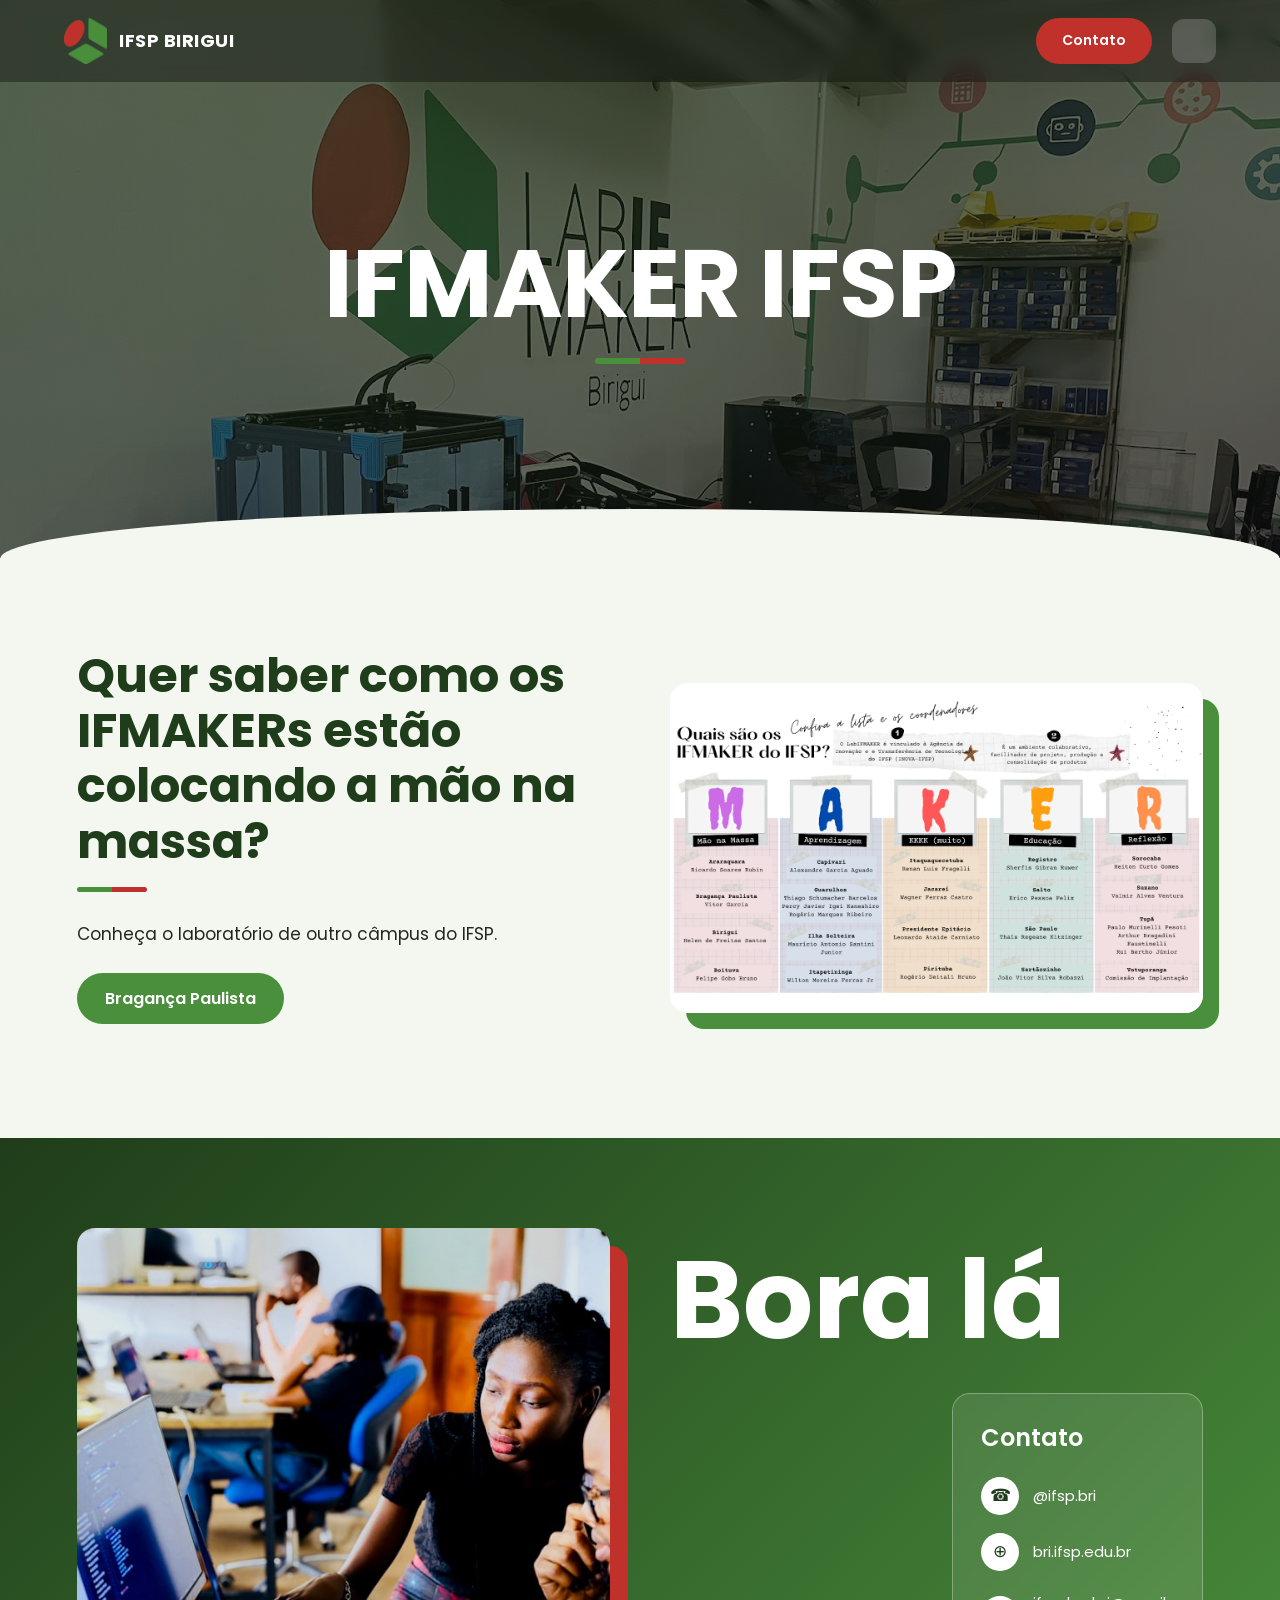
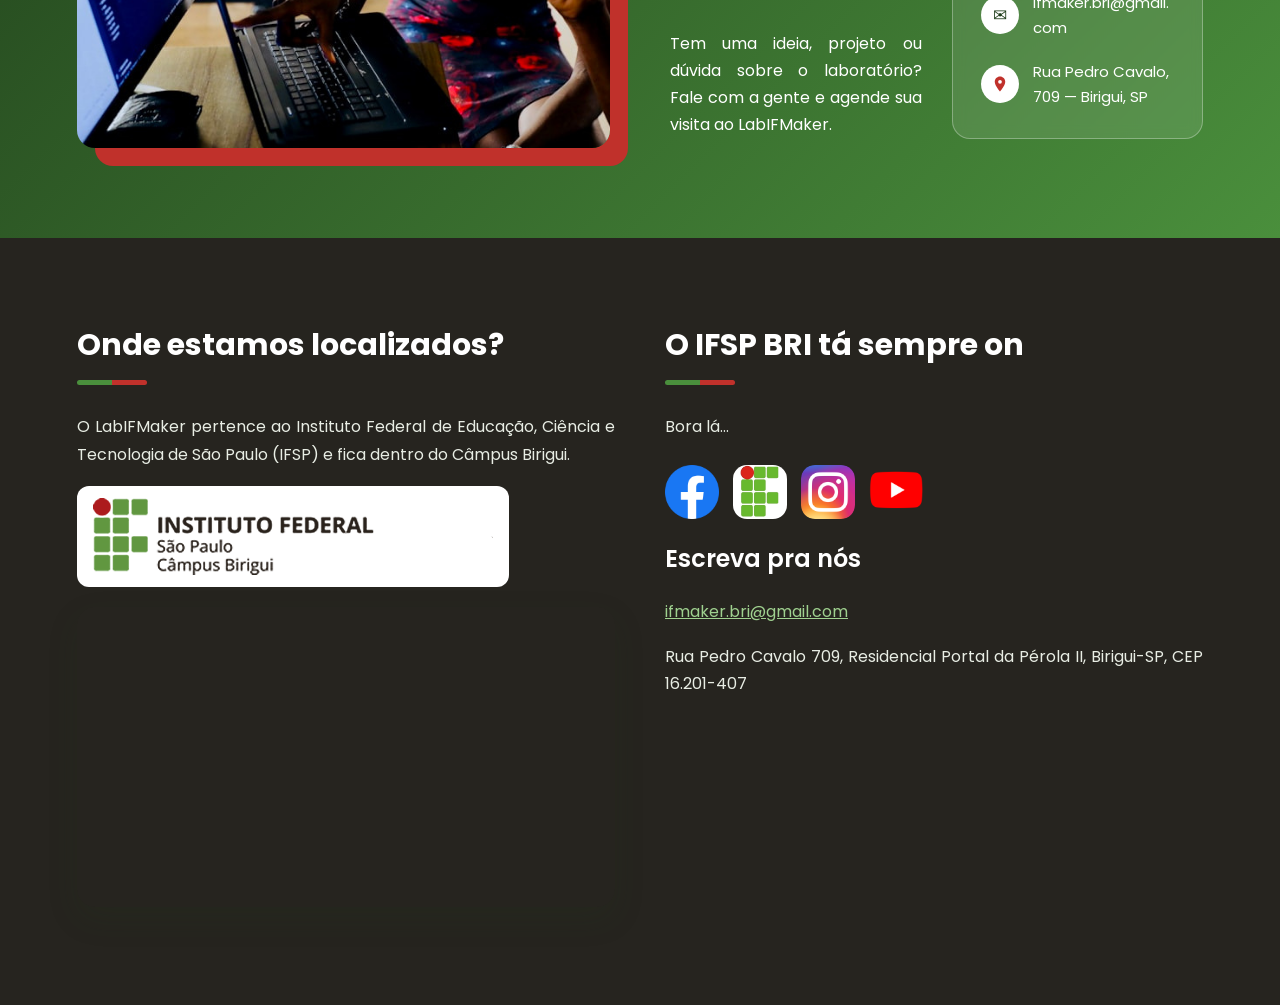
<file: ifmaker-ifsp.html>
<!DOCTYPE html>
<html lang="pt-br">
<head>
  <meta charset="UTF-8">
  <meta name="viewport" content="width=device-width, initial-scale=1">
  <title>IFMAKER IFSP - LabIFMaker Birigui</title>
  <link rel="preconnect" href="https://fonts.googleapis.com">
  <link rel="preconnect" href="https://fonts.gstatic.com" crossorigin>
  <link href="https://fonts.googleapis.com/css2?family=Poppins:wght@400;500;600;700&display=swap" rel="stylesheet">
  <link rel="stylesheet" href="style.css">
</head>
<body>

  <header>
    <a class="logo" href="index.html">
      <img src="IMGs/logo.png" alt="Logo LabIFMaker">
      IFSP BIRIGUI
    </a>
    <nav>
      <a href="index.html">Início</a>
      <a href="equipamentos.html">Equipamentos</a>
      <a href="luz-camera-acao.html">Luz, Câmera e Ação</a>
      <a href="agendamento.html">Agendamento</a>
      <a href="projetos.html">Projetos</a>
      <a href="explore.html">Explore</a>
      <a href="ifmaker-ifsp.html" class="ativo">IFMAKER IFSP</a>
      <a href="equipe.html">Equipe</a>
    </nav>
    <a class="botao" href="#contato">Contato</a>
    <button class="menu-botao" aria-label="Abrir menu"><span></span><span></span><span></span></button>
  </header>

  <section class="banner" style="background-image: url(IMGs/inicio-42.jpg)">
    <h1>IFMAKER IFSP</h1>
    
  </section>

  <section class="duas">
    <div>
      <h2 class="titulo">Quer saber como os IFMAKERs estão colocando a mão na massa?</h2>
      <p>Conheça o laboratório de outro câmpus do IFSP.</p>
      <div class="redes">
        <a href="https://bra.ifsp.edu.br/labifmaker/">Bragança Paulista</a>
      </div>
    </div>
    <img src="IMGs/ifmaker-ifsp-3.jpg" alt="IFMAKERs do IFSP">
  </section>

  <section id="contato">
    <img src="IMGs/contato.jpg" alt="Duas pessoas olhando o código em um notebook">
    <div class="direita">
      <h2>Bora lá</h2>
      <div class="linha">
        <p>Tem uma ideia, projeto ou dúvida sobre o laboratório? Fale com a gente e agende sua visita ao LabIFMaker.</p>
        <div class="caixa">
          <h3 class="chamada">Contato</h3>
          <p><span class="icone">&#9742;</span> @ifsp.bri</p>
          <p><span class="icone">&#8853;</span> bri.ifsp.edu.br</p>
          <p><span class="icone">&#9993;</span> ifmaker.bri@gmail.com</p>
          <p><span class="icone"><svg viewBox="0 0 24 24"><path d="M12 2C8.1 2 5 5.1 5 9c0 5.2 7 13 7 13s7-7.8 7-13c0-3.9-3.1-7-7-7zm0 9.5a2.5 2.5 0 1 1 0-5 2.5 2.5 0 0 1 0 5z"/></svg></span> Rua Pedro Cavalo, 709 — Birigui, SP</p>
        </div>
      </div>
    </div>
  </section>

  <section class="rodape">
    <div>
      <h2 class="titulo">Onde estamos localizados?</h2>
      <p>O LabIFMaker pertence ao Instituto Federal de Educação, Ciência e Tecnologia de São Paulo (IFSP) e fica dentro do Câmpus Birigui.</p>
      <img src="IMGs/agendamento-10.jpg" alt="IFSP Câmpus Birigui">
      <iframe title="Mapa do IFSP Birigui" loading="lazy" src="https://maps.google.com/maps?q=Rua+Pedro+Cavalo,+709,+Birigui+-+SP&amp;z=16&amp;output=embed"></iframe>
    </div>
    <div>
      <h2 class="titulo">O IFSP BRI tá sempre on</h2>
      <p>Bora lá...</p>
      <div class="icones">
        <a href="https://www.facebook.com/ifspbirigui"><img src="IMGs/agendamento-11.jpg" alt="Facebook"></a>
        <a href="https://bri.ifsp.edu.br"><img src="IMGs/agendamento-12.jpg" alt="Site do câmpus"></a>
        <a href="https://www.instagram.com/ifsp.bri"><img src="IMGs/agendamento-13.jpg" alt="Instagram"></a>
        <a href="https://www.youtube.com/IFSPBirigui_oficial"><img src="IMGs/agendamento-14.jpg" alt="YouTube"></a>
      </div>
      <h3 class="chamada">Escreva pra nós</h3>
      <p><a href="mailto:ifmaker.bri@gmail.com">ifmaker.bri@gmail.com</a></p>
      <p>Rua Pedro Cavalo 709, Residencial Portal da Pérola II, Birigui-SP, CEP 16.201-407</p>
    </div>
  </section>

  <script src="script.js"></script>
</body>
</html>
</file>
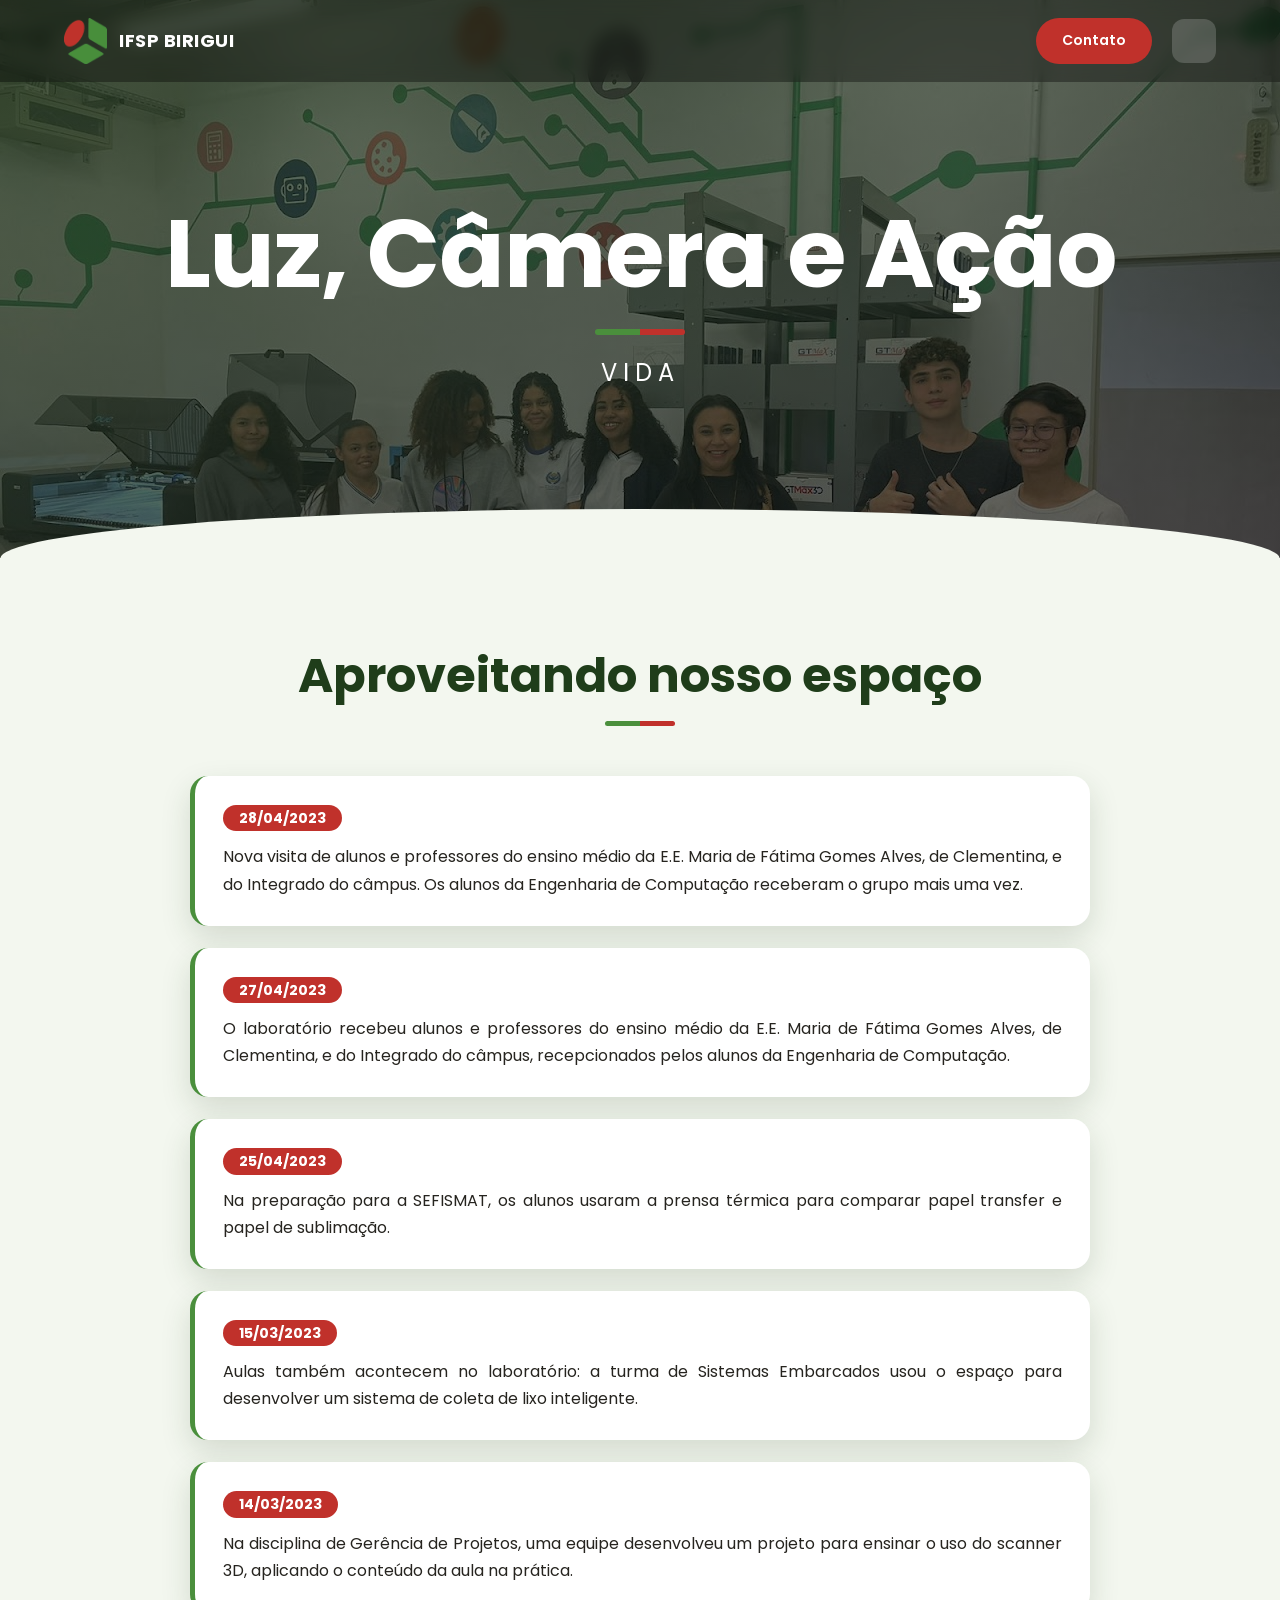
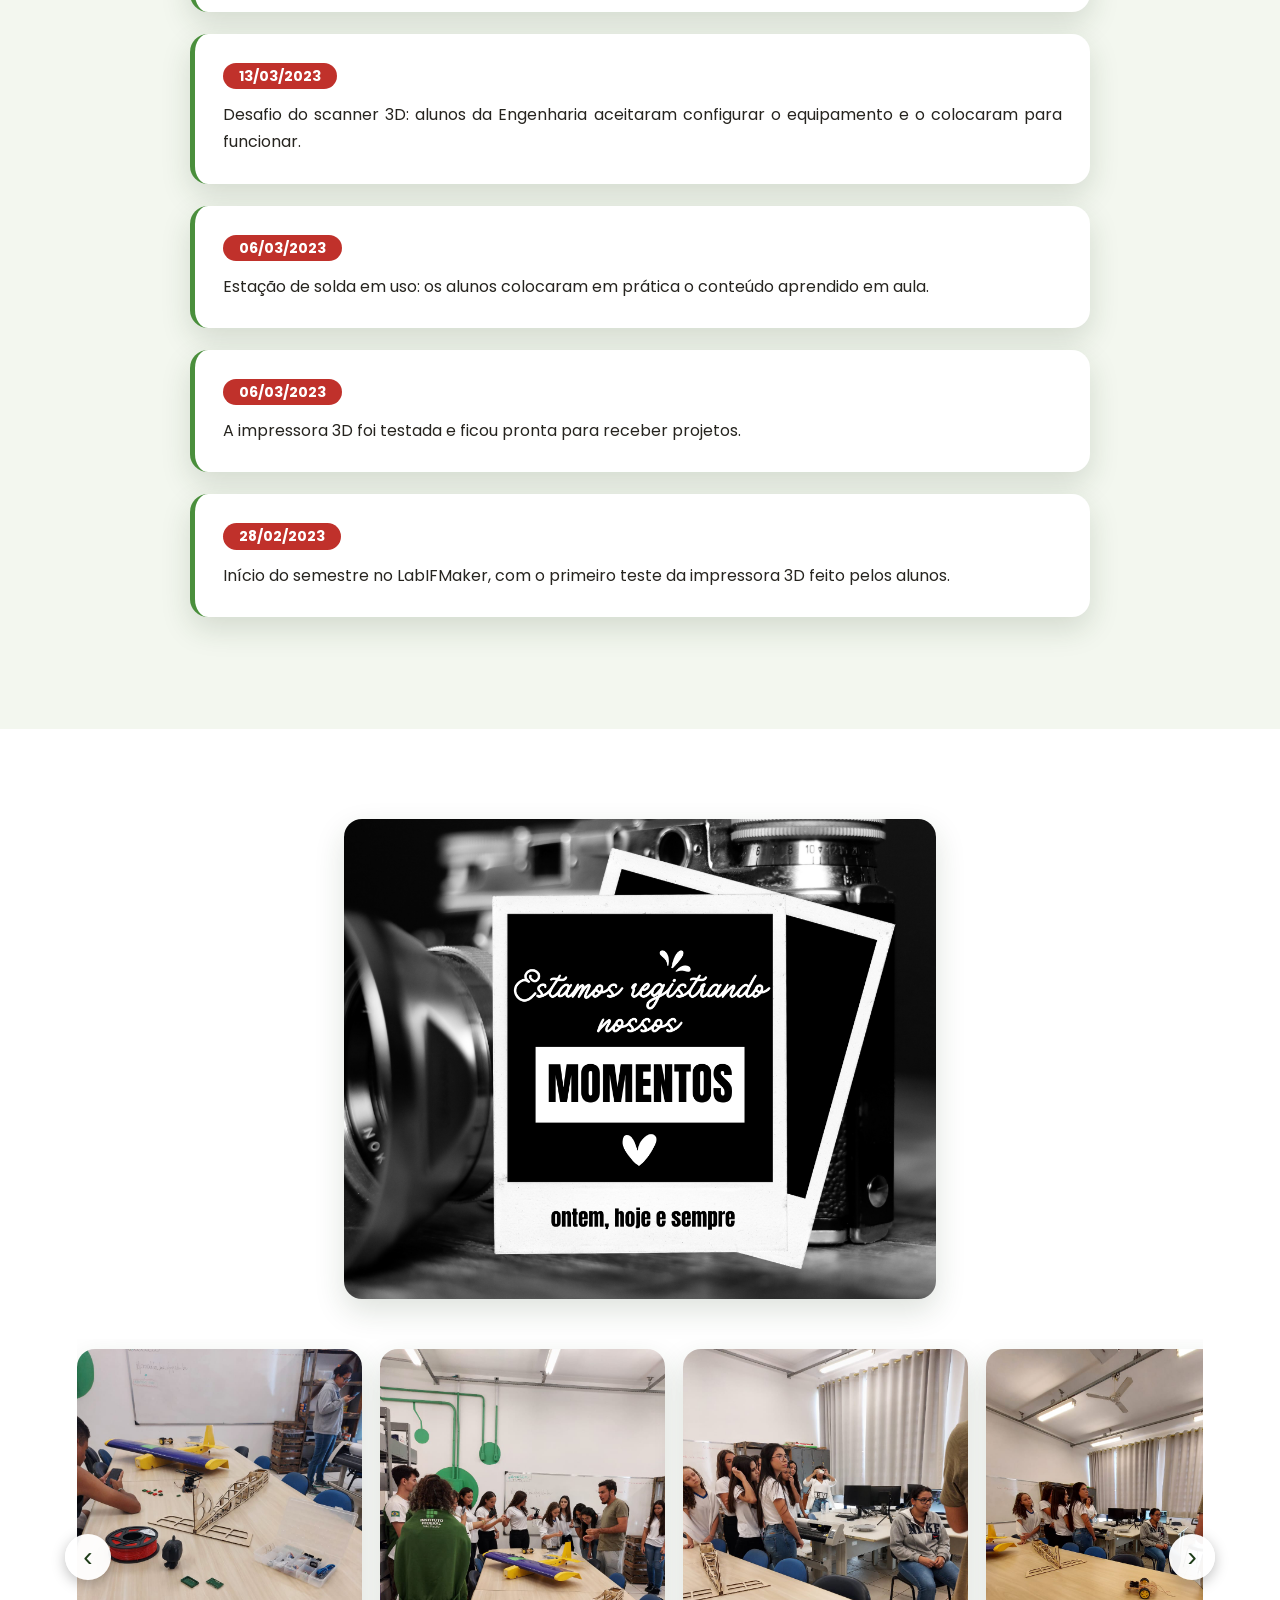
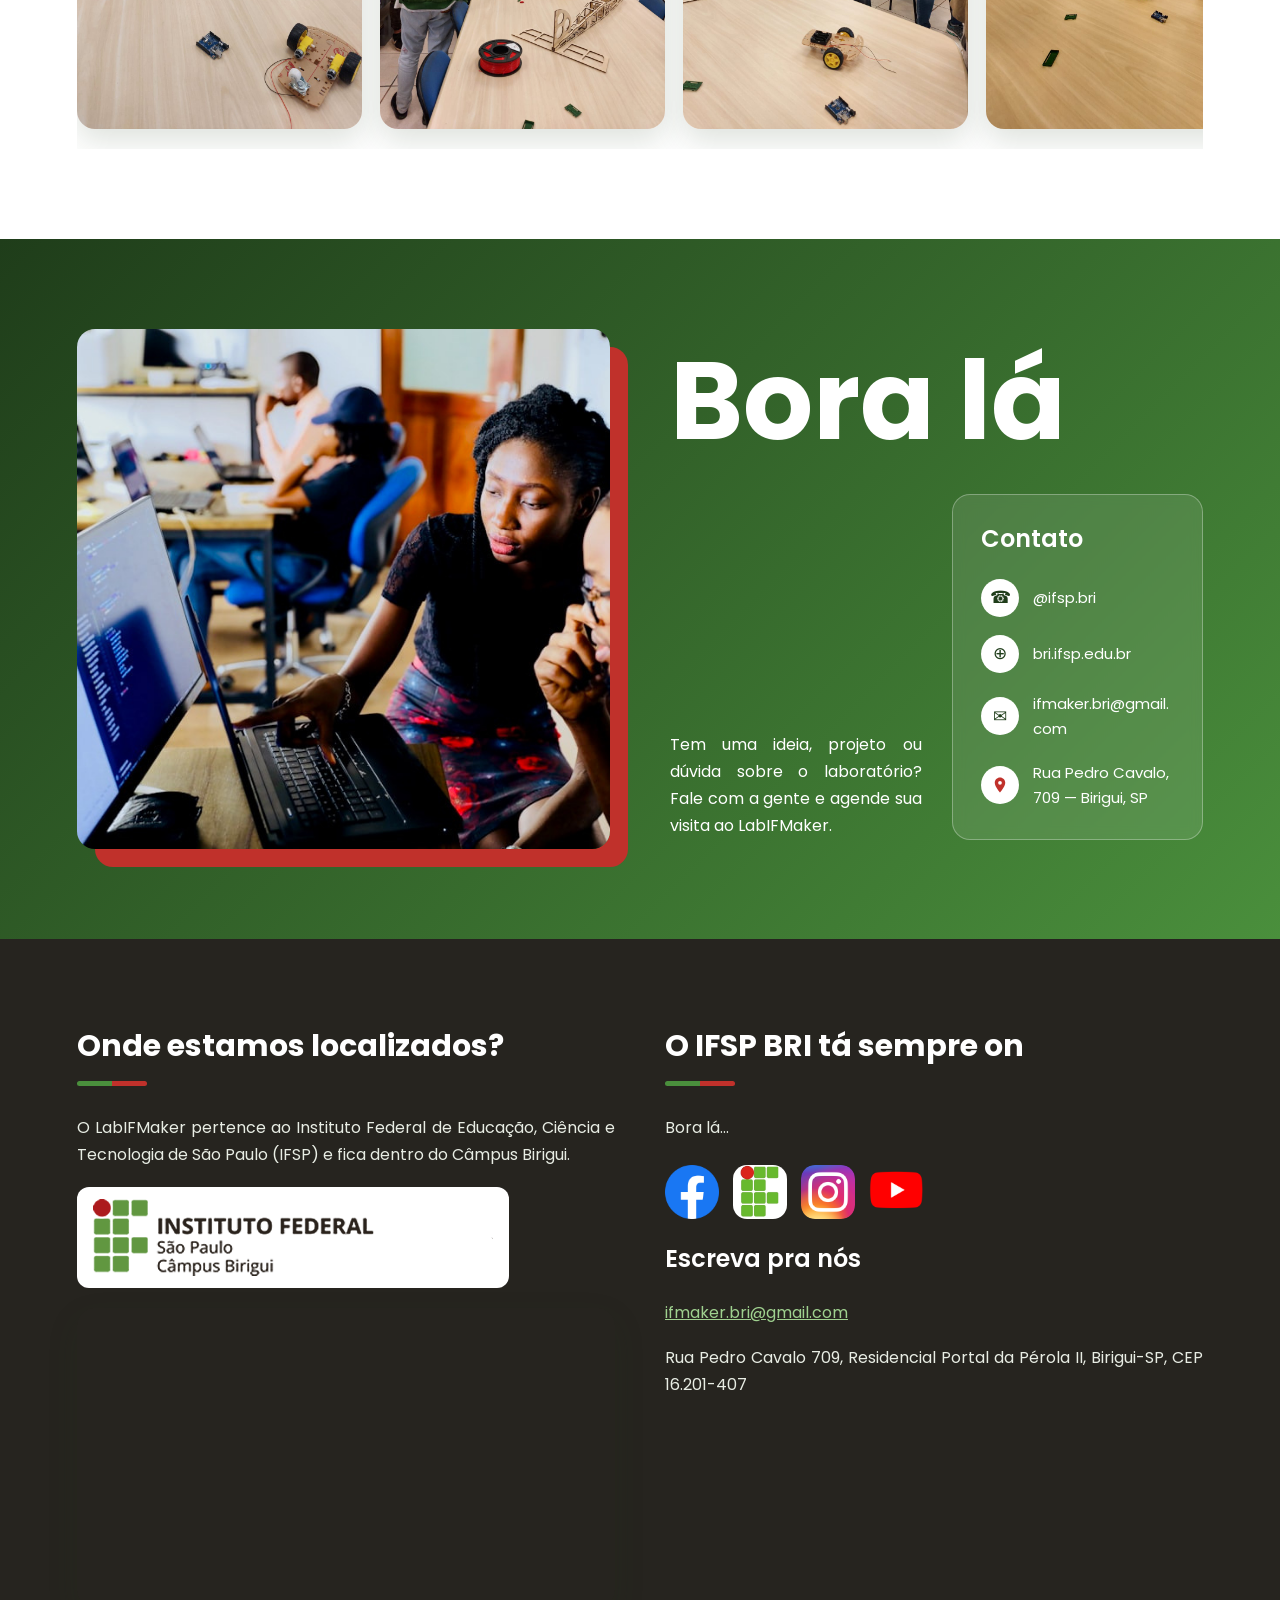
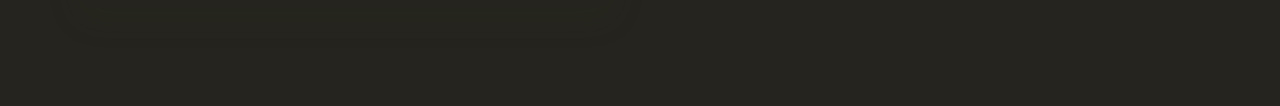
<file: luz-camera-acao.html>
<!DOCTYPE html>
<html lang="pt-br">
<head>
  <meta charset="UTF-8">
  <meta name="viewport" content="width=device-width, initial-scale=1">
  <title>Luz, Câmera e Ação - LabIFMaker Birigui</title>
  <link rel="preconnect" href="https://fonts.googleapis.com">
  <link rel="preconnect" href="https://fonts.gstatic.com" crossorigin>
  <link href="https://fonts.googleapis.com/css2?family=Poppins:wght@400;500;600;700&display=swap" rel="stylesheet">
  <link rel="stylesheet" href="style.css">
</head>
<body>

  <header>
    <a class="logo" href="index.html">
      <img src="IMGs/logo.png" alt="Logo LabIFMaker">
      IFSP BIRIGUI
    </a>
    <nav>
      <a href="index.html">Início</a>
      <a href="equipamentos.html">Equipamentos</a>
      <a href="luz-camera-acao.html" class="ativo">Luz, Câmera e Ação</a>
      <a href="agendamento.html">Agendamento</a>
      <a href="projetos.html">Projetos</a>
      <a href="explore.html">Explore</a>
      <a href="ifmaker-ifsp.html">IFMAKER IFSP</a>
      <a href="equipe.html">Equipe</a>
    </nav>
    <a class="botao" href="#contato">Contato</a>
    <button class="menu-botao" aria-label="Abrir menu"><span></span><span></span><span></span></button>
  </header>

  <section class="banner" style="background-image: url(IMGs/luz-camera-acao-14.jpg)">
    <h1>Luz, Câmera e Ação</h1>
    <p>Vida</p>
  </section>

  <section class="linha-tempo">
    <h2 class="titulo">Aproveitando nosso espaço</h2>
      <div class="caixa"><h3>28/04/2023</h3><p>Nova visita de alunos e professores do ensino médio da E.E. Maria de Fátima Gomes Alves, de Clementina, e do Integrado do câmpus. Os alunos da Engenharia de Computação receberam o grupo mais uma vez.</p></div>
      <div class="caixa"><h3>27/04/2023</h3><p>O laboratório recebeu alunos e professores do ensino médio da E.E. Maria de Fátima Gomes Alves, de Clementina, e do Integrado do câmpus, recepcionados pelos alunos da Engenharia de Computação.</p></div>
      <div class="caixa"><h3>25/04/2023</h3><p>Na preparação para a SEFISMAT, os alunos usaram a prensa térmica para comparar papel transfer e papel de sublimação.</p></div>
      <div class="caixa"><h3>15/03/2023</h3><p>Aulas também acontecem no laboratório: a turma de Sistemas Embarcados usou o espaço para desenvolver um sistema de coleta de lixo inteligente.</p></div>
      <div class="caixa"><h3>14/03/2023</h3><p>Na disciplina de Gerência de Projetos, uma equipe desenvolveu um projeto para ensinar o uso do scanner 3D, aplicando o conteúdo da aula na prática.</p></div>
      <div class="caixa"><h3>13/03/2023</h3><p>Desafio do scanner 3D: alunos da Engenharia aceitaram configurar o equipamento e o colocaram para funcionar.</p></div>
      <div class="caixa"><h3>06/03/2023</h3><p>Estação de solda em uso: os alunos colocaram em prática o conteúdo aprendido em aula.</p></div>
      <div class="caixa"><h3>06/03/2023</h3><p>A impressora 3D foi testada e ficou pronta para receber projetos.</p></div>
      <div class="caixa"><h3>28/02/2023</h3><p>Início do semestre no LabIFMaker, com o primeiro teste da impressora 3D feito pelos alunos.</p></div>
  </section>

  <section>
    <img class="largura" src="IMGs/luz-camera-acao-3.jpg" alt="Estamos registrando os nossos momentos">
    <div class="carrossel">
      <img src="IMGs/luz-camera-acao-4.jpg" alt="Momentos no LabIFMaker" loading="lazy">
      <img src="IMGs/luz-camera-acao-5.jpg" alt="Momentos no LabIFMaker" loading="lazy">
      <img src="IMGs/luz-camera-acao-6.jpg" alt="Momentos no LabIFMaker" loading="lazy">
      <img src="IMGs/luz-camera-acao-7.jpg" alt="Momentos no LabIFMaker" loading="lazy">
      <img src="IMGs/luz-camera-acao-8.jpg" alt="Momentos no LabIFMaker" loading="lazy">
      <img src="IMGs/luz-camera-acao-9.jpg" alt="Momentos no LabIFMaker" loading="lazy">
      <img src="IMGs/luz-camera-acao-10.jpg" alt="Momentos no LabIFMaker" loading="lazy">
      <img src="IMGs/luz-camera-acao-11.jpg" alt="Momentos no LabIFMaker" loading="lazy">
      <img src="IMGs/luz-camera-acao-12.jpg" alt="Momentos no LabIFMaker" loading="lazy">
      <img src="IMGs/luz-camera-acao-13.jpg" alt="Momentos no LabIFMaker" loading="lazy">
      <img src="IMGs/luz-camera-acao-14.jpg" alt="Momentos no LabIFMaker" loading="lazy">
      <img src="IMGs/luz-camera-acao-15.jpg" alt="Momentos no LabIFMaker" loading="lazy">
      <img src="IMGs/luz-camera-acao-16.jpg" alt="Momentos no LabIFMaker" loading="lazy">
      <img src="IMGs/luz-camera-acao-17.jpg" alt="Momentos no LabIFMaker" loading="lazy">
      <img src="IMGs/luz-camera-acao-18.jpg" alt="Momentos no LabIFMaker" loading="lazy">
      <img src="IMGs/luz-camera-acao-19.jpg" alt="Momentos no LabIFMaker" loading="lazy">
      <img src="IMGs/luz-camera-acao-20.jpg" alt="Momentos no LabIFMaker" loading="lazy">
      <img src="IMGs/luz-camera-acao-21.jpg" alt="Momentos no LabIFMaker" loading="lazy">
      <img src="IMGs/luz-camera-acao-22.jpg" alt="Momentos no LabIFMaker" loading="lazy">
      <img src="IMGs/luz-camera-acao-23.jpg" alt="Momentos no LabIFMaker" loading="lazy">
      <img src="IMGs/luz-camera-acao-24.jpg" alt="Momentos no LabIFMaker" loading="lazy">
      <img src="IMGs/luz-camera-acao-25.jpg" alt="Momentos no LabIFMaker" loading="lazy">
      <img src="IMGs/luz-camera-acao-26.jpg" alt="Momentos no LabIFMaker" loading="lazy">
      <img src="IMGs/luz-camera-acao-27.jpg" alt="Momentos no LabIFMaker" loading="lazy">
      <img src="IMGs/luz-camera-acao-28.jpg" alt="Momentos no LabIFMaker" loading="lazy">
      <img src="IMGs/luz-camera-acao-29.jpg" alt="Momentos no LabIFMaker" loading="lazy">
      <img src="IMGs/luz-camera-acao-30.jpg" alt="Momentos no LabIFMaker" loading="lazy">
      <img src="IMGs/luz-camera-acao-31.jpg" alt="Momentos no LabIFMaker" loading="lazy">
      <img src="IMGs/luz-camera-acao-32.jpg" alt="Momentos no LabIFMaker" loading="lazy">
      <img src="IMGs/luz-camera-acao-33.jpg" alt="Momentos no LabIFMaker" loading="lazy">
      <img src="IMGs/luz-camera-acao-34.jpg" alt="Momentos no LabIFMaker" loading="lazy">
      <img src="IMGs/luz-camera-acao-35.jpg" alt="Momentos no LabIFMaker" loading="lazy">
      <img src="IMGs/luz-camera-acao-36.jpg" alt="Momentos no LabIFMaker" loading="lazy">
      <img src="IMGs/luz-camera-acao-37.jpg" alt="Momentos no LabIFMaker" loading="lazy">
      <img src="IMGs/luz-camera-acao-38.jpg" alt="Momentos no LabIFMaker" loading="lazy">
      <img src="IMGs/luz-camera-acao-39.jpg" alt="Momentos no LabIFMaker" loading="lazy">
      <img src="IMGs/luz-camera-acao-40.jpg" alt="Momentos no LabIFMaker" loading="lazy">
      <img src="IMGs/luz-camera-acao-41.jpg" alt="Momentos no LabIFMaker" loading="lazy">
      <img src="IMGs/luz-camera-acao-42.jpg" alt="Momentos no LabIFMaker" loading="lazy">
      <img src="IMGs/luz-camera-acao-43.jpg" alt="Momentos no LabIFMaker" loading="lazy">
      <img src="IMGs/luz-camera-acao-44.jpg" alt="Momentos no LabIFMaker" loading="lazy">
      <img src="IMGs/luz-camera-acao-45.jpg" alt="Momentos no LabIFMaker" loading="lazy">
      <img src="IMGs/luz-camera-acao-46.jpg" alt="Momentos no LabIFMaker" loading="lazy">
      <img src="IMGs/luz-camera-acao-47.jpg" alt="Momentos no LabIFMaker" loading="lazy">
      <img src="IMGs/luz-camera-acao-48.jpg" alt="Momentos no LabIFMaker" loading="lazy">
      <img src="IMGs/luz-camera-acao-49.jpg" alt="Momentos no LabIFMaker" loading="lazy">
      <img src="IMGs/luz-camera-acao-50.jpg" alt="Momentos no LabIFMaker" loading="lazy">
      <img src="IMGs/luz-camera-acao-51.jpg" alt="Momentos no LabIFMaker" loading="lazy">
      <img src="IMGs/luz-camera-acao-52.jpg" alt="Momentos no LabIFMaker" loading="lazy">
      <img src="IMGs/luz-camera-acao-53.jpg" alt="Momentos no LabIFMaker" loading="lazy">
      <img src="IMGs/luz-camera-acao-54.jpg" alt="Momentos no LabIFMaker" loading="lazy">
      <img src="IMGs/luz-camera-acao-55.jpg" alt="Momentos no LabIFMaker" loading="lazy">
      <img src="IMGs/luz-camera-acao-56.jpg" alt="Momentos no LabIFMaker" loading="lazy">
      <img src="IMGs/luz-camera-acao-57.jpg" alt="Momentos no LabIFMaker" loading="lazy">
      <img src="IMGs/luz-camera-acao-58.jpg" alt="Momentos no LabIFMaker" loading="lazy">
      <img src="IMGs/luz-camera-acao-59.jpg" alt="Momentos no LabIFMaker" loading="lazy">
      <img src="IMGs/luz-camera-acao-60.jpg" alt="Momentos no LabIFMaker" loading="lazy">
      <img src="IMGs/luz-camera-acao-61.jpg" alt="Momentos no LabIFMaker" loading="lazy">
    </div>
  </section>

  <section id="contato">
    <img src="IMGs/contato.jpg" alt="Duas pessoas olhando o código em um notebook">
    <div class="direita">
      <h2>Bora lá</h2>
      <div class="linha">
        <p>Tem uma ideia, projeto ou dúvida sobre o laboratório? Fale com a gente e agende sua visita ao LabIFMaker.</p>
        <div class="caixa">
          <h3 class="chamada">Contato</h3>
          <p><span class="icone">&#9742;</span> @ifsp.bri</p>
          <p><span class="icone">&#8853;</span> bri.ifsp.edu.br</p>
          <p><span class="icone">&#9993;</span> ifmaker.bri@gmail.com</p>
          <p><span class="icone"><svg viewBox="0 0 24 24"><path d="M12 2C8.1 2 5 5.1 5 9c0 5.2 7 13 7 13s7-7.8 7-13c0-3.9-3.1-7-7-7zm0 9.5a2.5 2.5 0 1 1 0-5 2.5 2.5 0 0 1 0 5z"/></svg></span> Rua Pedro Cavalo, 709 — Birigui, SP</p>
        </div>
      </div>
    </div>
  </section>

  <section class="rodape">
    <div>
      <h2 class="titulo">Onde estamos localizados?</h2>
      <p>O LabIFMaker pertence ao Instituto Federal de Educação, Ciência e Tecnologia de São Paulo (IFSP) e fica dentro do Câmpus Birigui.</p>
      <img src="IMGs/agendamento-10.jpg" alt="IFSP Câmpus Birigui">
      <iframe title="Mapa do IFSP Birigui" loading="lazy" src="https://maps.google.com/maps?q=Rua+Pedro+Cavalo,+709,+Birigui+-+SP&amp;z=16&amp;output=embed"></iframe>
    </div>
    <div>
      <h2 class="titulo">O IFSP BRI tá sempre on</h2>
      <p>Bora lá...</p>
      <div class="icones">
        <a href="https://www.facebook.com/ifspbirigui"><img src="IMGs/agendamento-11.jpg" alt="Facebook"></a>
        <a href="https://bri.ifsp.edu.br"><img src="IMGs/agendamento-12.jpg" alt="Site do câmpus"></a>
        <a href="https://www.instagram.com/ifsp.bri"><img src="IMGs/agendamento-13.jpg" alt="Instagram"></a>
        <a href="https://www.youtube.com/IFSPBirigui_oficial"><img src="IMGs/agendamento-14.jpg" alt="YouTube"></a>
      </div>
      <h3 class="chamada">Escreva pra nós</h3>
      <p><a href="mailto:ifmaker.bri@gmail.com">ifmaker.bri@gmail.com</a></p>
      <p>Rua Pedro Cavalo 709, Residencial Portal da Pérola II, Birigui-SP, CEP 16.201-407</p>
    </div>
  </section>

  <script src="script.js"></script>
</body>
</html>
</file>
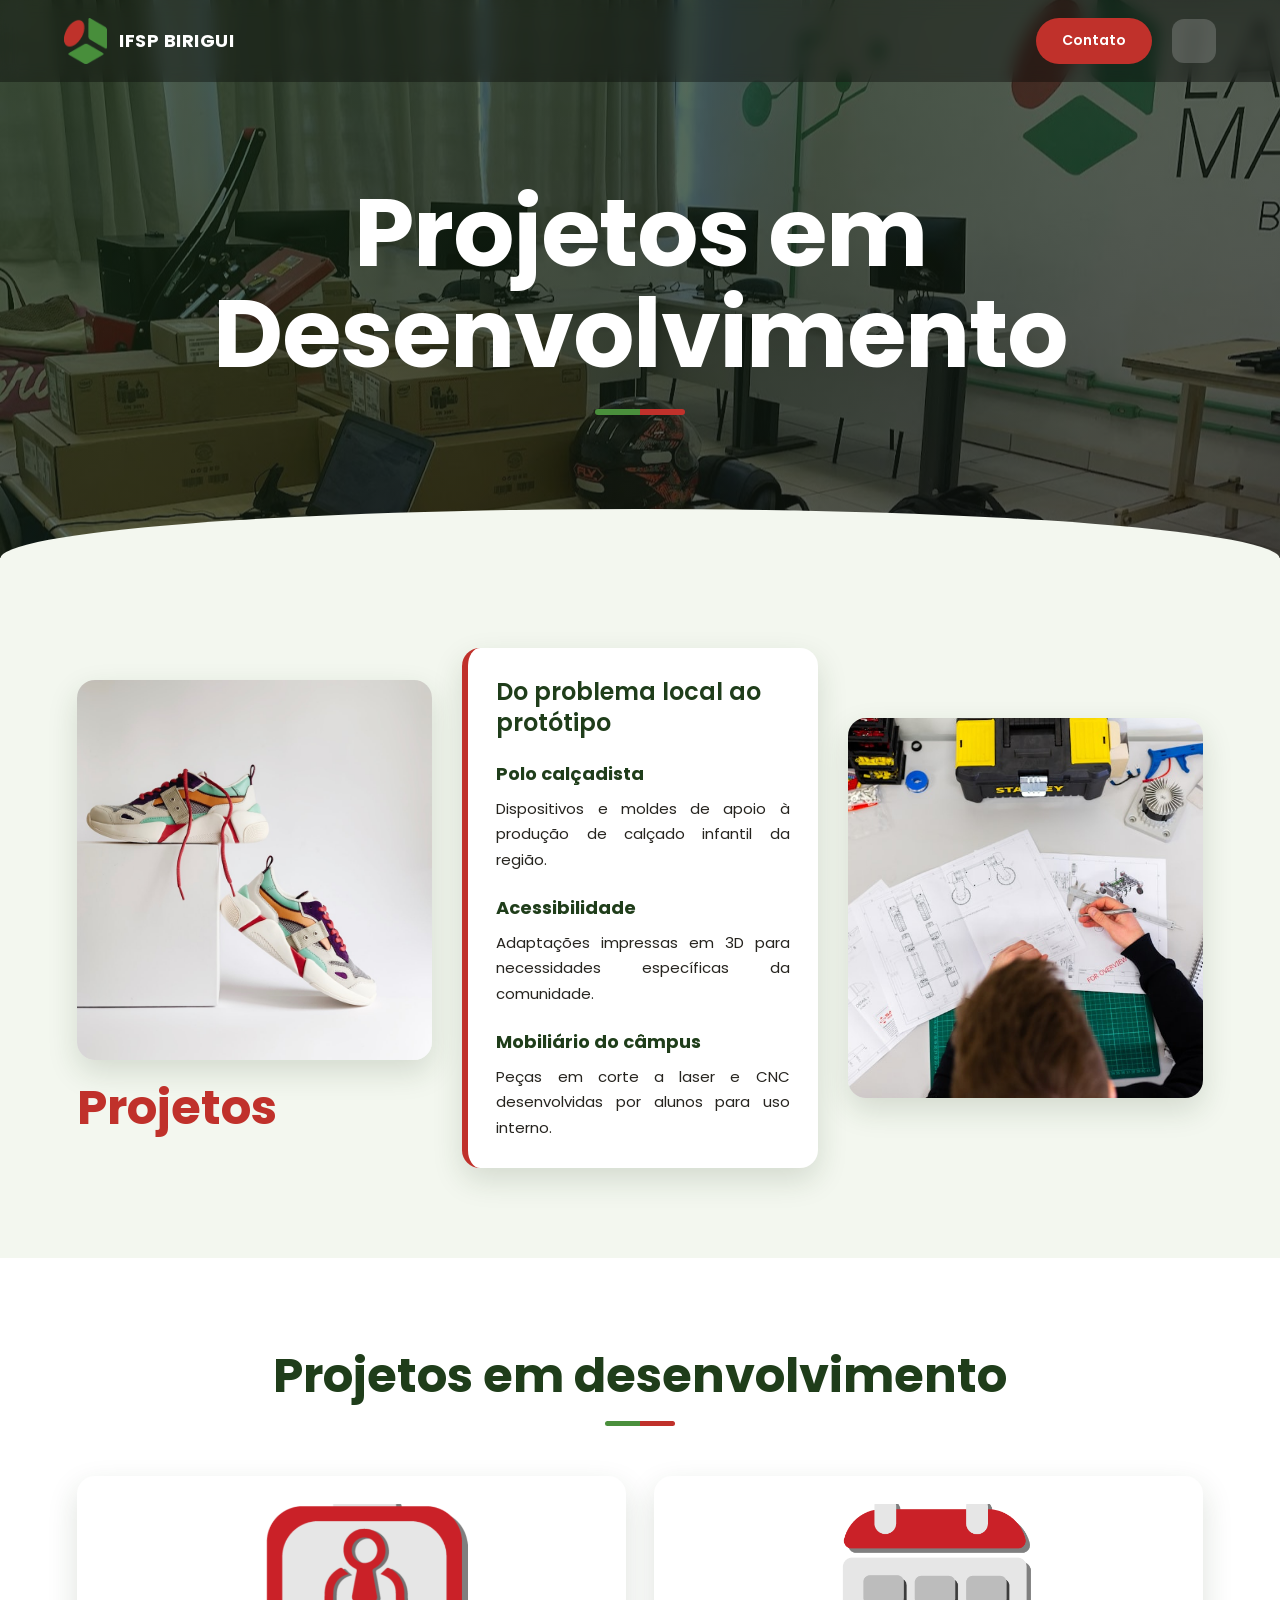
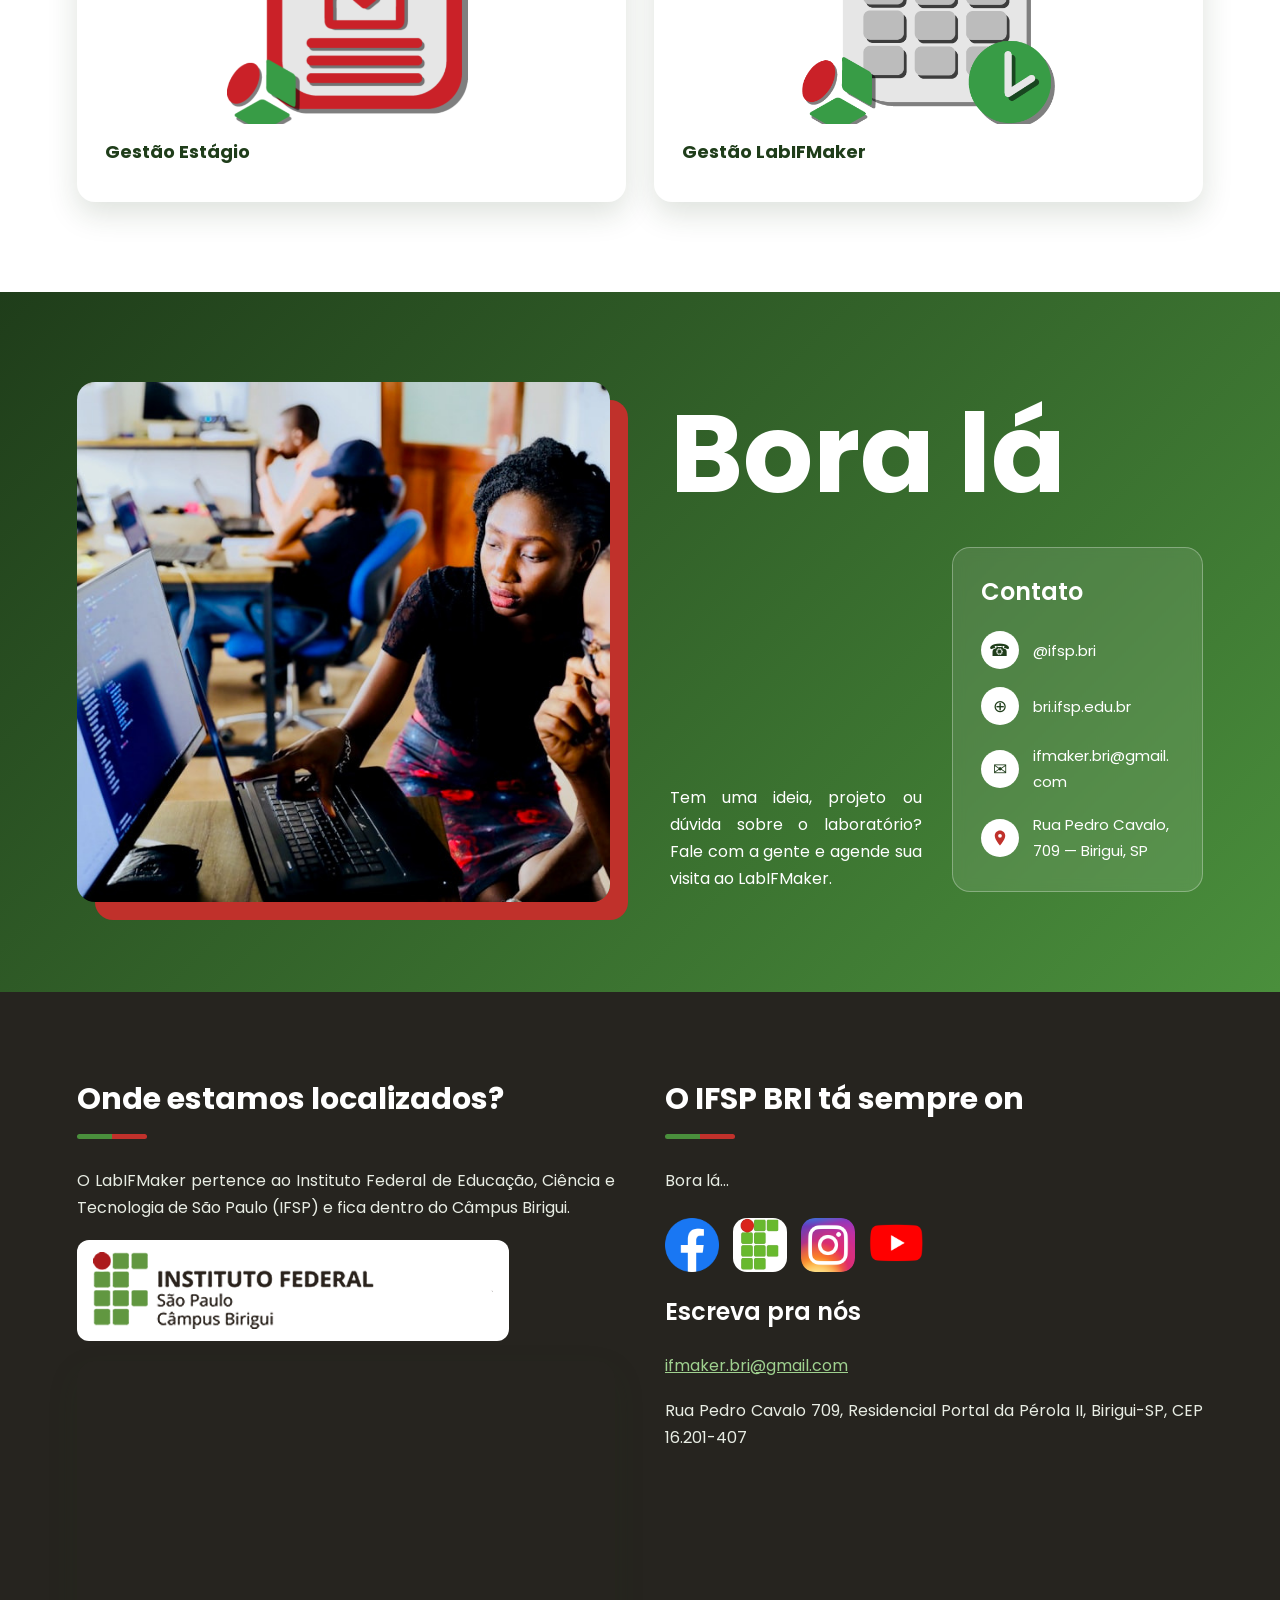
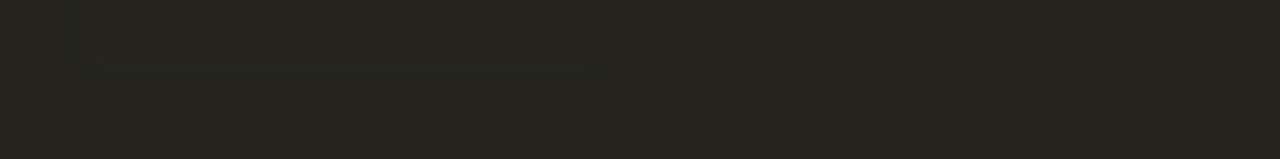
<file: projetos.html>
<!DOCTYPE html>
<html lang="pt-br">
<head>
  <meta charset="UTF-8">
  <meta name="viewport" content="width=device-width, initial-scale=1">
  <title>Projetos - LabIFMaker Birigui</title>
  <link rel="preconnect" href="https://fonts.googleapis.com">
  <link rel="preconnect" href="https://fonts.gstatic.com" crossorigin>
  <link href="https://fonts.googleapis.com/css2?family=Poppins:wght@400;500;600;700&display=swap" rel="stylesheet">
  <link rel="stylesheet" href="style.css">
</head>
<body>

  <header>
    <a class="logo" href="index.html">
      <img src="IMGs/logo.png" alt="Logo LabIFMaker">
      IFSP BIRIGUI
    </a>
    <nav>
      <a href="index.html">Início</a>
      <a href="equipamentos.html">Equipamentos</a>
      <a href="luz-camera-acao.html">Luz, Câmera e Ação</a>
      <a href="agendamento.html">Agendamento</a>
      <a href="projetos.html" class="ativo">Projetos</a>
      <a href="explore.html">Explore</a>
      <a href="ifmaker-ifsp.html">IFMAKER IFSP</a>
      <a href="equipe.html">Equipe</a>
    </nav>
    <a class="botao" href="#contato">Contato</a>
    <button class="menu-botao" aria-label="Abrir menu"><span></span><span></span><span></span></button>
  </header>

  <section class="banner" style="background-image: url(IMGs/inicio-16.jpg)">
    <h1>Projetos em Desenvolvimento</h1>
    
  </section>

  <section id="projetos">
    <div class="coluna">
      <img src="IMGs/calcados.jpg" alt="Tênis colorido sobre um bloco branco">
      <h2>Projetos</h2>
    </div>
    <div class="caixa">
      <h3 class="chamada">Do problema local ao protótipo</h3>
      <div class="item"><h3>Polo calçadista</h3><p>Dispositivos e moldes de apoio à produção de calçado infantil da região.</p></div>
      <div class="item"><h3>Acessibilidade</h3><p>Adaptações impressas em 3D para necessidades específicas da comunidade.</p></div>
      <div class="item"><h3>Mobiliário do câmpus</h3><p>Peças em corte a laser e CNC desenvolvidas por alunos para uso interno.</p></div>
    </div>
    <div class="coluna direita">
      <img src="IMGs/desenho.jpg" alt="Pessoa analisando desenhos técnicos">
    </div>
  </section>

  <section>
    <h2 class="titulo">Projetos em desenvolvimento</h2>
    <div class="grade">
      <div class="caixa"><img src="IMGs/projetos-1.jpg" alt="Gestão Estágio"><h3><a href="http://transparencia.ghelt.com.br">Gestão Estágio</a></h3></div>
      <div class="caixa"><img src="IMGs/projetos-2.jpg" alt="Gestão LabIFMaker"><h3><a href="http://transparencia.ghelt.com.br">Gestão LabIFMaker</a></h3></div>
    </div>
  </section>

  <section id="contato">
    <img src="IMGs/contato.jpg" alt="Duas pessoas olhando o código em um notebook">
    <div class="direita">
      <h2>Bora lá</h2>
      <div class="linha">
        <p>Tem uma ideia, projeto ou dúvida sobre o laboratório? Fale com a gente e agende sua visita ao LabIFMaker.</p>
        <div class="caixa">
          <h3 class="chamada">Contato</h3>
          <p><span class="icone">&#9742;</span> @ifsp.bri</p>
          <p><span class="icone">&#8853;</span> bri.ifsp.edu.br</p>
          <p><span class="icone">&#9993;</span> ifmaker.bri@gmail.com</p>
          <p><span class="icone"><svg viewBox="0 0 24 24"><path d="M12 2C8.1 2 5 5.1 5 9c0 5.2 7 13 7 13s7-7.8 7-13c0-3.9-3.1-7-7-7zm0 9.5a2.5 2.5 0 1 1 0-5 2.5 2.5 0 0 1 0 5z"/></svg></span> Rua Pedro Cavalo, 709 — Birigui, SP</p>
        </div>
      </div>
    </div>
  </section>

  <section class="rodape">
    <div>
      <h2 class="titulo">Onde estamos localizados?</h2>
      <p>O LabIFMaker pertence ao Instituto Federal de Educação, Ciência e Tecnologia de São Paulo (IFSP) e fica dentro do Câmpus Birigui.</p>
      <img src="IMGs/agendamento-10.jpg" alt="IFSP Câmpus Birigui">
      <iframe title="Mapa do IFSP Birigui" loading="lazy" src="https://maps.google.com/maps?q=Rua+Pedro+Cavalo,+709,+Birigui+-+SP&amp;z=16&amp;output=embed"></iframe>
    </div>
    <div>
      <h2 class="titulo">O IFSP BRI tá sempre on</h2>
      <p>Bora lá...</p>
      <div class="icones">
        <a href="https://www.facebook.com/ifspbirigui"><img src="IMGs/agendamento-11.jpg" alt="Facebook"></a>
        <a href="https://bri.ifsp.edu.br"><img src="IMGs/agendamento-12.jpg" alt="Site do câmpus"></a>
        <a href="https://www.instagram.com/ifsp.bri"><img src="IMGs/agendamento-13.jpg" alt="Instagram"></a>
        <a href="https://www.youtube.com/IFSPBirigui_oficial"><img src="IMGs/agendamento-14.jpg" alt="YouTube"></a>
      </div>
      <h3 class="chamada">Escreva pra nós</h3>
      <p><a href="mailto:ifmaker.bri@gmail.com">ifmaker.bri@gmail.com</a></p>
      <p>Rua Pedro Cavalo 709, Residencial Portal da Pérola II, Birigui-SP, CEP 16.201-407</p>
    </div>
  </section>

  <script src="script.js"></script>
</body>
</html>
</file>
<file: style.css>
:root {
  --verde: #4a8f3c;
  --verde-escuro: #1f3d1a;
  --vermelho: #c0312b;
  --escuro: #26241f;
  --claro: #f3f7ef;
  --branco: #ffffff;
  --sombra: 0 12px 30px rgba(31, 61, 26, 0.15);
  --raio: 18px;
}

* {
  box-sizing: border-box;
  margin: 0;
  padding: 0;
}

html {
  scroll-behavior: smooth;
  scroll-padding-top: 90px;
}

body {
  font-family: 'Poppins', Arial, Helvetica, sans-serif;
  color: var(--escuro);
  background: var(--branco);
  line-height: 1.7;
  overflow-x: hidden;
}

img {
  display: block;
  width: 100%;
  object-fit: cover;
}

a {
  color: var(--verde);
}

p {
  text-align: justify;
  hyphens: auto;
}

section {
  padding: 90px max(6%, calc((100% - 1200px) / 2));
}

section:nth-of-type(even) {
  background: var(--claro);
}

h2 {
  font-size: clamp(30px, 4vw, 48px);
  line-height: 1.15;
  color: var(--verde-escuro);
}

h3 {
  font-size: 18px;
  line-height: 1.3;
  margin-bottom: 10px;
  color: var(--verde-escuro);
}

.titulo {
  text-align: center;
  margin-bottom: 50px;
}

.titulo::after,
.lateral h2::after {
  content: '';
  display: block;
  width: 70px;
  height: 5px;
  margin: 18px auto 0;
  border-radius: 5px;
  background: linear-gradient(90deg, var(--verde) 50%, var(--vermelho) 50%);
}

.duas .titulo,
.rodape .titulo {
  text-align: left;
  margin-bottom: 28px;
}

.duas .titulo::after,
.rodape .titulo::after {
  margin-left: 0;
}


header {
  position: fixed;
  top: 0;
  left: 0;
  width: 100%;
  z-index: 100;
  display: flex;
  justify-content: space-between;
  align-items: center;
  gap: 20px;
  padding: 18px 5%;
  background: rgba(0, 0, 0, 0.35);
  backdrop-filter: blur(8px);
  transition: padding 0.3s, background 0.3s, box-shadow 0.3s;
}

header.rolou {
  padding: 10px 5%;
  background: rgba(20, 24, 18, 0.92);
  box-shadow: 0 4px 20px rgba(0, 0, 0, 0.25);
}

.logo {
  display: flex;
  align-items: center;
  gap: 12px;
  color: var(--branco);
  font-weight: 700;
  font-size: 18px;
  letter-spacing: 0.5px;
  text-decoration: none;
  white-space: nowrap;
}

.logo img {
  width: auto;
  height: 46px;
  transition: height 0.3s;
}

header.rolou .logo img {
  height: 38px;
}

nav {
  display: flex;
  gap: 4px;
}

nav a {
  color: var(--branco);
  font-size: 14px;
  text-decoration: none;
  padding: 8px 12px;
  border-radius: 30px;
  transition: background 0.25s;
}

nav a:hover {
  background: rgba(255, 255, 255, 0.18);
}

nav a.ativo {
  background: var(--verde);
  font-weight: 600;
}

.botao {
  background: var(--vermelho);
  color: var(--branco);
  font-size: 14px;
  font-weight: 600;
  text-decoration: none;
  padding: 11px 26px;
  border-radius: 30px;
  transition: background 0.25s, transform 0.25s;
}

.botao:hover {
  background: #a52620;
  transform: translateY(-2px);
}

.menu-botao {
  display: none;
  flex-direction: column;
  justify-content: center;
  gap: 5px;
  width: 44px;
  height: 44px;
  padding: 0 10px;
  border: 0;
  border-radius: 12px;
  background: rgba(255, 255, 255, 0.18);
  cursor: pointer;
}

.menu-botao span {
  height: 3px;
  border-radius: 3px;
  background: var(--branco);
  transition: 0.3s;
}

header.aberto .menu-botao span:nth-child(1) {
  translate: 0 8px;
  rotate: 45deg;
}

header.aberto .menu-botao span:nth-child(2) {
  opacity: 0;
}

header.aberto .menu-botao span:nth-child(3) {
  translate: 0 -8px;
  rotate: -45deg;
}


.banner {
  position: relative;
  display: flex;
  flex-direction: column;
  justify-content: center;
  align-items: center;
  min-height: 62vh;
  padding: 150px 6% 110px;
  text-align: center;
  color: var(--branco);
  background-size: cover;
  background-position: center;
}

.banner.grande {
  min-height: 100vh;
}

.banner::before {
  content: '';
  position: absolute;
  inset: 0;
  background: linear-gradient(160deg, rgba(20, 45, 15, 0.7), rgba(15, 15, 15, 0.65));
}

.banner::after {
  content: '';
  position: absolute;
  left: 0;
  right: 0;
  bottom: -1px;
  height: 50px;
  background: var(--claro);
  border-radius: 50% 50% 0 0 / 100% 100% 0 0;
}

.banner > * {
  position: relative;
  z-index: 1;
}

.banner h1 {
  color: var(--branco);
  font-size: clamp(40px, 8vw, 96px);
  font-weight: 700;
  line-height: 1.05;
  letter-spacing: -1px;
  animation: subir 1s ease both;
}

.banner.grande h1 {
  font-size: clamp(52px, 11vw, 130px);
}

.banner h1::after {
  content: '';
  display: block;
  width: 90px;
  height: 6px;
  margin: 24px auto 0;
  border-radius: 6px;
  background: linear-gradient(90deg, var(--verde) 50%, var(--vermelho) 50%);
}

.banner p {
  margin-top: 18px;
  font-size: clamp(16px, 2.2vw, 24px);
  letter-spacing: 6px;
  text-align: center;
  text-transform: uppercase;
  animation: subir 1s 0.25s ease both;
}

@keyframes subir {
  from {
    opacity: 0;
    translate: 0 40px;
  }
  to {
    opacity: 1;
    translate: 0 0;
  }
}


.texto-centro {
  max-width: 860px;
  margin: 0 auto 30px;
  font-size: 18px;
}

.largura {
  display: block;
  width: auto;
  max-width: 100%;
  max-height: 480px;
  margin: 0 auto 40px;
  border-radius: var(--raio);
  box-shadow: var(--sombra);
}

.duas {
  display: grid;
  grid-template-columns: repeat(auto-fit, minmax(300px, 1fr));
  gap: 60px;
  align-items: center;
}

.duas p {
  margin-bottom: 18px;
  font-size: 17px;
}

.duas img {
  height: auto;
  border-radius: var(--raio);
  box-shadow: 16px 16px 0 var(--verde);
}

.caixa,
.card,
figure {
  background: var(--branco);
  border-radius: var(--raio);
  box-shadow: var(--sombra);
  padding: 28px;
}

.chamada {
  margin-bottom: 24px;
  font-size: 24px;
  font-weight: 600;
}

.item {
  margin-bottom: 24px;
}

.item:last-child {
  margin-bottom: 0;
}

.item p {
  font-size: 15px;
}

.redes {
  display: flex;
  flex-wrap: wrap;
  gap: 14px;
  margin: 24px 0;
}

.texto-centro + .redes {
  justify-content: center;
}

.redes a {
  background: var(--verde);
  color: var(--branco);
  font-weight: 600;
  text-decoration: none;
  padding: 12px 28px;
  border-radius: 40px;
  transition: background 0.25s, transform 0.25s;
}

.redes a:hover {
  background: var(--vermelho);
  transform: translateY(-3px);
}


.carrossel-box {
  position: relative;
  min-width: 0;
}

.carrossel {
  display: flex;
  gap: 18px;
  min-width: 0;
  padding: 10px 4px 20px;
  overflow-x: auto;
  scroll-snap-type: x mandatory;
  scrollbar-width: thin;
  scrollbar-color: var(--verde) transparent;
}

.carrossel img {
  flex: 0 0 auto;
  width: auto;
  height: 380px;
  border-radius: var(--raio);
  box-shadow: var(--sombra);
  scroll-snap-align: start;
  transition: transform 0.3s;
}

.carrossel img:hover {
  transform: scale(1.03);
}

.seta-carrossel {
  position: absolute;
  top: calc(50% - 10px);
  z-index: 2;
  width: 46px;
  height: 46px;
  border: 0;
  border-radius: 50%;
  background: rgba(255, 255, 255, 0.95);
  color: var(--verde-escuro);
  font-size: 28px;
  line-height: 1;
  cursor: pointer;
  box-shadow: 0 4px 14px rgba(0, 0, 0, 0.25);
  transition: background 0.25s, color 0.25s;
}

.seta-carrossel:hover {
  background: var(--verde);
  color: var(--branco);
}

.anterior {
  left: -12px;
}

.proximo {
  right: -12px;
}


#equipamentos {
  display: grid;
  grid-template-columns: repeat(auto-fit, minmax(320px, 1fr));
  gap: 60px;
  align-items: center;
}

.fotos {
  display: grid;
  grid-template-columns: 1fr 1fr;
  gap: 20px;
}

.fotos img {
  height: 460px;
  border-radius: var(--raio);
  box-shadow: var(--sombra);
}

.fotos img:last-child {
  margin-top: 50px;
}

.caixa-titulo {
  display: inline-block;
  margin-bottom: 24px;
  padding: 14px 26px;
  border-radius: 40px;
  background: var(--verde);
  color: var(--branco);
  font-weight: 600;
}

#equipamentos .caixa {
  display: grid;
  grid-template-columns: repeat(auto-fit, minmax(200px, 1fr));
  gap: 24px;
  margin-bottom: 30px;
  border-top: 5px solid var(--verde);
}

#equipamentos .item {
  margin: 0;
}

#equipamentos h2 {
  color: var(--verde);
}

section.equipamento {
  display: grid;
  grid-template-columns: 280px 1fr;
  gap: 40px;
  align-items: center;
  padding-top: 50px;
  padding-bottom: 50px;
}

.cartao-img {
  height: auto;
  border-radius: var(--raio);
  box-shadow: var(--sombra);
}

.equipamento .chamada {
  margin: 0;
  color: var(--verde);
  font-size: clamp(28px, 3vw, 40px);
  text-align: center;
}


#projetos {
  display: grid;
  grid-template-columns: repeat(auto-fit, minmax(280px, 1fr));
  gap: 30px;
  align-items: center;
}

#projetos .coluna {
  display: flex;
  flex-direction: column;
  gap: 20px;
}

#projetos .coluna img {
  height: 380px;
  border-radius: var(--raio);
  box-shadow: var(--sombra);
}

#projetos h2 {
  color: var(--vermelho);
}

#projetos .caixa {
  border-left: 6px solid var(--vermelho);
}


#participar {
  display: grid;
  gap: 50px;
}

.lateral {
  text-align: center;
}

.subtitulo {
  margin-top: 12px;
  color: var(--vermelho);
  font-size: 20px;
  font-weight: 500;
  letter-spacing: 3px;
  text-align: center;
  text-transform: uppercase;
}

.cards {
  display: grid;
  grid-template-columns: repeat(auto-fit, minmax(260px, 1fr));
  gap: 30px;
  counter-reset: passo;
}

.card {
  position: relative;
  padding: 0 0 28px;
  overflow: hidden;
  counter-increment: passo;
}

.card::before {
  content: '0' counter(passo);
  position: absolute;
  top: 16px;
  left: 16px;
  display: grid;
  place-items: center;
  width: 48px;
  height: 48px;
  border-radius: 50%;
  background: var(--vermelho);
  color: var(--branco);
  font-weight: 700;
}

.card img {
  height: 260px;
  margin-bottom: 24px;
}

.card h3,
.card p {
  padding: 0 26px;
}

.card h3 a {
  color: var(--verde-escuro);
  font-size: 20px;
  text-decoration: none;
}


.linha-tempo .caixa {
  max-width: 900px;
  margin: 0 auto 22px;
  border-left: 5px solid var(--verde);
}

.linha-tempo h3 {
  display: inline-block;
  margin-bottom: 12px;
  padding: 4px 16px;
  border-radius: 30px;
  background: var(--vermelho);
  color: var(--branco);
  font-size: 14px;
}

.passos {
  max-width: 900px;
  margin: 0 auto;
  list-style: none;
  counter-reset: p;
}

.passos li {
  position: relative;
  margin-bottom: 26px;
  padding: 28px 28px 28px 90px;
  border-radius: var(--raio);
  background: var(--branco);
  box-shadow: var(--sombra);
  counter-increment: p;
}

.passos li::before {
  content: counter(p);
  position: absolute;
  top: 24px;
  left: 24px;
  display: grid;
  place-items: center;
  width: 46px;
  height: 46px;
  border-radius: 50%;
  background: var(--verde);
  color: var(--branco);
  font-size: 20px;
  font-weight: 700;
}

.passos img {
  width: auto;
  max-width: 100%;
  margin-top: 16px;
  border-radius: 12px;
  box-shadow: 0 6px 18px rgba(0, 0, 0, 0.15);
}

.sites {
  display: grid;
  grid-template-columns: repeat(auto-fill, minmax(210px, 1fr));
  gap: 22px;
  margin-bottom: 40px;
}

.sites a {
  display: flex;
  flex-direction: column;
  justify-content: flex-end;
  padding: 14px;
  border-radius: var(--raio);
  background: var(--branco);
  box-shadow: var(--sombra);
  color: var(--verde-escuro);
  font-size: 14px;
  font-weight: 500;
  line-height: 1.4;
  text-align: center;
  text-decoration: none;
}

.sites a:hover {
  background: var(--verde);
  color: var(--branco);
  transform: translateY(-6px);
}

.sites img {
  height: 150px;
  margin-bottom: 12px;
  border-radius: 12px;
}

video {
  display: block;
  width: 100%;
  max-width: 900px;
  margin: 30px auto 0;
  border-radius: var(--raio);
  background: #000;
  box-shadow: var(--sombra);
}

.grade {
  display: grid;
  grid-template-columns: repeat(auto-fit, minmax(260px, 1fr));
  gap: 28px;
}

.grade .caixa img {
  height: 220px;
  margin-bottom: 16px;
  border-radius: 12px;
  object-fit: contain;
}

.grade .caixa h3 a {
  color: var(--verde-escuro);
  text-decoration: none;
}

.grade.equipe {
  grid-template-columns: repeat(auto-fit, minmax(200px, 1fr));
}

figure {
  padding: 28px 20px;
  text-align: center;
}

figure img {
  width: 190px;
  height: 190px;
  margin: 0 auto 18px;
  border: 5px solid var(--verde);
  border-radius: 50%;
}

figcaption {
  font-size: 15px;
  line-height: 1.5;
}

figcaption strong {
  display: block;
  color: var(--verde-escuro);
}

.card:hover,
.grade .caixa:hover,
figure:hover {
  transform: translateY(-8px);
  box-shadow: 0 20px 40px rgba(31, 61, 26, 0.22);
}


#contato {
  display: grid;
  grid-template-columns: repeat(auto-fit, minmax(300px, 1fr));
  gap: 60px;
  align-items: center;
  background: linear-gradient(135deg, var(--verde-escuro), var(--verde));
  color: var(--branco);
}

#contato > img {
  height: 520px;
  border-radius: var(--raio);
  box-shadow: 18px 18px 0 var(--vermelho);
}

#contato h2 {
  margin-bottom: 30px;
  color: var(--branco);
  font-size: clamp(56px, 9vw, 110px);
}

#contato .linha {
  display: grid;
  grid-template-columns: repeat(auto-fit, minmax(240px, 1fr));
  gap: 30px;
  align-items: end;
}

#contato .caixa {
  border: 1px solid rgba(255, 255, 255, 0.3);
  background: rgba(255, 255, 255, 0.1);
  box-shadow: none;
  backdrop-filter: blur(6px);
}

#contato .chamada {
  color: var(--branco);
}

#contato .caixa p {
  display: flex;
  align-items: center;
  gap: 14px;
  margin-bottom: 18px;
  font-size: 15px;
  overflow-wrap: anywhere;
  text-align: left;
}

#contato .caixa p:last-child {
  margin-bottom: 0;
}

.icone {
  display: grid;
  flex-shrink: 0;
  place-items: center;
  width: 38px;
  height: 38px;
  border-radius: 50%;
  background: var(--branco);
  color: var(--verde-escuro);
  font-size: 17px;
}

.icone svg {
  width: 18px;
  height: 18px;
  fill: var(--vermelho);
}

section.rodape {
  display: grid;
  grid-template-columns: repeat(auto-fit, minmax(300px, 1fr));
  gap: 50px;
  background: var(--escuro);
  color: #e8ede4;
}

.rodape h2,
.rodape h3 {
  color: var(--branco);
}

.rodape h2 {
  font-size: 30px;
}

.rodape p {
  margin-bottom: 18px;
}

.rodape a {
  color: #9fd18f;
}

.rodape > div > img {
  width: auto;
  max-width: 100%;
  margin-bottom: 20px;
  padding: 12px 16px;
  border-radius: 12px;
  background: var(--branco);
}

iframe {
  width: 100%;
  height: 300px;
  border: 0;
  border-radius: var(--raio);
  box-shadow: var(--sombra);
}

.icones {
  display: flex;
  gap: 14px;
  margin: 24px 0;
}

.icones img {
  width: 54px;
  height: 54px;
  border-radius: 14px;
  transition: transform 0.25s;
}

.icones a:hover img {
  transform: translateY(-5px) rotate(-4deg);
}


.barra-progresso {
  position: fixed;
  top: 0;
  left: 0;
  z-index: 200;
  width: 0;
  height: 4px;
  background: linear-gradient(90deg, var(--verde), var(--vermelho));
}

.voltar-topo {
  position: fixed;
  right: 24px;
  bottom: 24px;
  z-index: 150;
  width: 50px;
  height: 50px;
  border: 0;
  border-radius: 50%;
  background: var(--vermelho);
  color: var(--branco);
  font-size: 24px;
  cursor: pointer;
  box-shadow: var(--sombra);
  opacity: 0;
  pointer-events: none;
  translate: 0 20px;
  transition: opacity 0.3s, translate 0.3s;
}

.voltar-topo.visivel {
  opacity: 1;
  pointer-events: auto;
  translate: 0 0;
}

.revelar {
  opacity: 0;
  translate: 0 40px;
  transition: opacity 0.8s ease, translate 0.8s ease, transform 0.3s, box-shadow 0.3s, background 0.3s, color 0.3s;
}

.revelar.aparece {
  opacity: 1;
  translate: 0 0;
}


@media (min-width: 901px) {
  .banner {
    background-attachment: fixed;
  }
}

@media (max-width: 1280px) {
  .menu-botao {
    display: flex;
  }

  .botao {
    margin-left: auto;
  }

  nav {
    position: absolute;
    top: 100%;
    left: 0;
    display: none;
    flex-direction: column;
    gap: 6px;
    width: 100%;
    padding: 12px 5% 24px;
    background: rgba(20, 24, 18, 0.97);
  }

  header.aberto nav {
    display: flex;
  }

  nav a {
    padding: 14px 18px;
    font-size: 16px;
  }
}

@media (max-width: 800px) {
  section {
    padding-top: 60px;
    padding-bottom: 60px;
  }

  section.equipamento {
    grid-template-columns: 1fr;
    gap: 24px;
  }

  .cartao-img {
    max-width: 320px;
    margin: 0 auto;
  }

  .carrossel img {
    height: 280px;
  }

  .seta-carrossel {
    display: none;
  }

  .fotos img {
    height: 300px;
  }

  .duas img {
    box-shadow: 10px 10px 0 var(--verde);
  }

  #contato > img {
    height: 360px;
    box-shadow: 10px 10px 0 var(--vermelho);
  }

  .passos li {
    padding: 80px 20px 24px;
  }

  .logo {
    font-size: 15px;
  }

  .botao {
    padding: 9px 18px;
  }
}

@media (max-width: 480px) {
  .logo {
    font-size: 13px;
  }

  .logo img {
    height: 36px;
  }
}

@media (prefers-reduced-motion: reduce) {
  * {
    animation: none !important;
    transition: none !important;
    scroll-behavior: auto !important;
  }

  .revelar {
    opacity: 1;
    translate: none;
  }
}
</file>
